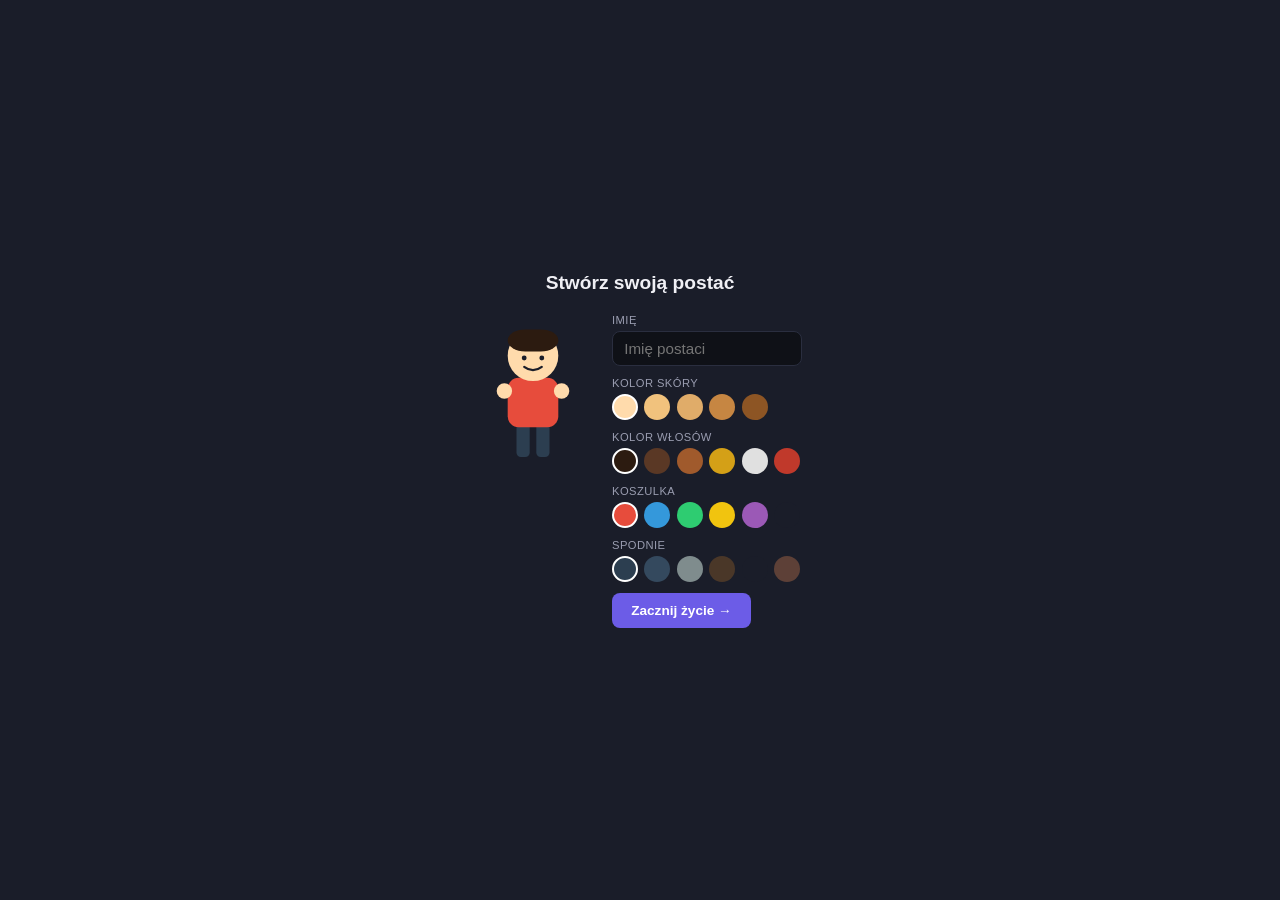
<file: games/life-sim/index.html>
<!DOCTYPE html>
<html lang="pl">
<head>
<meta charset="UTF-8">
<meta name="viewport" content="width=device-width, initial-scale=1.0, maximum-scale=1.0, user-scalable=no">
<title>Moje Życie</title>
<style>
  * { box-sizing: border-box; -webkit-tap-highlight-color: transparent; }
  html, body { margin: 0; height: 100%; font-family: -apple-system, "Segoe UI", Roboto, sans-serif; overscroll-behavior: none; }
  body { display: flex; flex-direction: column; background: #1a1d29; color: #f0f0f5; }

  #creator { flex: 1; display: flex; flex-direction: column; align-items: center; justify-content: center; gap: 1rem; padding: 1rem; overflow: auto; }
  #creator.is-hidden { display: none; }
  #creator h1 { margin: 0 0 0.25rem; font-size: 1.2rem; text-align: center; }
  .creator-layout { display: flex; gap: 1.5rem; align-items: flex-start; flex-wrap: wrap; justify-content: center; }
  .creator-preview { width: 110px; flex-shrink: 0; }
  .swatch-row { display: flex; gap: 0.4rem; flex-wrap: wrap; max-width: 220px; }
  .swatch { width: 26px; height: 26px; border-radius: 50%; border: 2px solid transparent; cursor: pointer; padding: 0; }
  .swatch.is-active { border-color: #fff; }
  .creator-field { margin-bottom: 0.7rem; }
  .creator-field label { display: block; font-size: 0.7rem; color: #9a9db0; margin-bottom: 0.3rem; text-transform: uppercase; letter-spacing: 0.04em; }
  #name-input { padding: 0.5rem 0.7rem; border-radius: 8px; border: 1px solid #2a2e3f; background: #0f1117; color: #f0f0f5; font-size: 0.95rem; width: 190px; }
  .btn { display: inline-flex; align-items: center; justify-content: center; gap: 0.4rem; padding: 0.6rem 1.2rem; border-radius: 8px; border: none; font-size: 0.85rem; font-weight: 600; cursor: pointer; background: #6c5ce7; color: #fff; }

  #game { flex: 1; display: none; flex-direction: column; min-height: 0; }
  #game.is-active { display: flex; }

  #topbar { display: flex; align-items: center; gap: 0.7rem; padding: 0.45rem 0.7rem; background: #0f1117; border-bottom: 1px solid #2a2e3f; font-size: 0.68rem; flex-wrap: wrap; row-gap: 0.3rem; }
  #topbar .stat { display: flex; align-items: center; gap: 0.25rem; white-space: nowrap; }
  .bar { width: 46px; height: 7px; border-radius: 99px; background: #2a2e3f; overflow: hidden; }
  .bar > span { display: block; height: 100%; background: #6c5ce7; }
  #bar-hunger > span { background: #e67e22; }
  #bar-energy > span { background: #2ecc71; }
  #bar-mood > span { background: #e84393; }
  .bar.is-low > span { background: #e74c3c !important; }

  #room { flex: 1; position: relative; background: repeating-linear-gradient(90deg, #c9a877, #c9a877 38px, #bb9a68 38px, #bb9a68 40px); overflow: hidden; touch-action: none; user-select: none; }
  #room-shade { position: absolute; inset: 0; background: #050614; opacity: 0; pointer-events: none; transition: opacity 1.2s ease; z-index: 3; }
  #char-onstage { position: absolute; top: 0; left: 0; width: 46px; pointer-events: none; will-change: transform; z-index: 2; }

  .wall { position: absolute; background: #5d4037; border: 1px solid #4a3226; z-index: 1; }
  .room-label { position: absolute; font-size: 0.6rem; font-weight: 700; color: rgba(26,29,41,0.45); text-transform: uppercase; letter-spacing: 0.04em; pointer-events: none; }

  .furniture { position: absolute; cursor: pointer; display: flex; flex-direction: column; align-items: center; gap: 0.15rem; font-size: 0.6rem; color: #1a1d29; background: rgba(255,255,255,0.88); padding: 0.3rem 0.4rem; border-radius: 10px; border: 2px solid transparent; transition: border-color 0.15s ease; }
  .furniture.is-near { border-color: #f1c40f; }
  .furniture svg { width: 30px; height: 26px; }

  #toast { position: absolute; left: 50%; top: 50%; transform: translate(-50%, -50%) scale(0.9); background: rgba(15,17,23,0.92); border: 1px solid #2a2e3f; border-radius: 14px; padding: 0.9rem 1.3rem; max-width: 82%; text-align: center; font-size: 0.85rem; font-weight: 600; color: #f0f0f5; opacity: 0; pointer-events: none; transition: opacity 0.25s ease, transform 0.25s ease; z-index: 7; box-shadow: 0 10px 30px rgba(0,0,0,0.5); }
  #toast.is-visible { opacity: 1; transform: translate(-50%, -50%) scale(1); }
  #toast.is-event { border-color: #f1c40f; }
  #toast .toast-label { display: block; font-size: 0.62rem; font-weight: 700; text-transform: uppercase; letter-spacing: 0.05em; color: #f1c40f; margin-bottom: 0.3rem; }

  #interact-prompt { position: absolute; display: none; align-items: center; gap: 0.3rem; background: #f1c40f; color: #1a1d29; font-size: 0.62rem; font-weight: 700; padding: 0.3rem 0.55rem; border-radius: 999px; transform: translate(-50%, -100%); white-space: nowrap; cursor: pointer; z-index: 4; box-shadow: 0 4px 10px rgba(0,0,0,0.3); }
  #interact-prompt.is-visible { display: flex; }
  #interact-prompt kbd { background: #1a1d29; color: #f1c40f; border-radius: 4px; padding: 0 0.3rem; font-family: inherit; }

  #actionmenu { position: absolute; background: #1a1d29; border: 1px solid #2a2e3f; border-radius: 10px; padding: 0.4rem; display: none; flex-direction: column; gap: 0.25rem; z-index: 6; min-width: 190px; max-width: calc(100% - 16px); box-shadow: 0 8px 24px rgba(0,0,0,0.4); }
  #actionmenu.is-open { display: flex; }
  #actionmenu strong { padding: 0.2rem 0.5rem; font-size: 0.75rem; }
  #actionmenu button { text-align: left; background: transparent; border: none; color: #f0f0f5; padding: 0.45rem 0.5rem; border-radius: 6px; cursor: pointer; font-size: 0.75rem; }
  #actionmenu button:hover { background: #2a2e3f; }

  #dpad { position: absolute; left: 10px; bottom: 10px; width: 118px; height: 118px; z-index: 5; }
  #dpad button { position: absolute; width: 40px; height: 40px; border-radius: 10px; border: none; background: rgba(15,17,23,0.55); color: #f0f0f5; font-size: 1rem; display: flex; align-items: center; justify-content: center; touch-action: none; user-select: none; }
  #dpad button:active, #dpad button.is-active { background: rgba(108,92,231,0.85); }
  #dpad .d-up { left: 39px; top: 0; }
  #dpad .d-down { left: 39px; top: 78px; }
  #dpad .d-left { left: 0; top: 39px; }
  #dpad .d-right { left: 78px; top: 39px; }

  #resetbar { padding: 0.25rem 0.65rem; text-align: right; background: #0f1117; }
  #resetbar button { background: transparent; border: none; color: #6b6f80; font-size: 0.65rem; cursor: pointer; text-decoration: underline; padding: 0.25rem; }

  @media (max-height: 420px) {
    #dpad { width: 100px; height: 100px; }
    #dpad button { width: 34px; height: 34px; }
    #dpad .d-up { left: 33px; }
    #dpad .d-down { left: 33px; top: 66px; }
    #dpad .d-right { left: 66px; top: 33px; }
    #dpad .d-left { top: 33px; }
  }
</style>
</head>
<body>

<section id="creator">
  <h1>Stwórz swoją postać</h1>
  <div class="creator-layout">
    <svg id="preview" class="creator-preview" viewBox="0 0 100 140"></svg>
    <div>
      <div class="creator-field">
        <label>Imię</label>
        <input id="name-input" maxlength="16" placeholder="Imię postaci">
      </div>
      <div class="creator-field">
        <label>Kolor skóry</label>
        <div class="swatch-row" data-target="skin"></div>
      </div>
      <div class="creator-field">
        <label>Kolor włosów</label>
        <div class="swatch-row" data-target="hair"></div>
      </div>
      <div class="creator-field">
        <label>Koszulka</label>
        <div class="swatch-row" data-target="shirt"></div>
      </div>
      <div class="creator-field">
        <label>Spodnie</label>
        <div class="swatch-row" data-target="pants"></div>
      </div>
      <button class="btn" id="start-btn" type="button">Zacznij życie →</button>
    </div>
  </div>
</section>

<section id="game">
  <div id="topbar">
    <strong id="char-name-label"></strong>
    <span class="stat">🕐 <span id="clock-label"></span></span>
    <span class="stat">📅 D<span id="day-label"></span></span>
    <span class="stat">💰 <span id="money-label"></span></span>
    <span class="stat">Głód <span class="bar" id="bar-hunger"><span></span></span></span>
    <span class="stat">Energia <span class="bar" id="bar-energy"><span></span></span></span>
    <span class="stat">Nastrój <span class="bar" id="bar-mood"><span></span></span></span>
  </div>

  <div id="room">
    <div id="room-shade"></div>
    <svg id="char-onstage" viewBox="0 0 100 140"></svg>

    <div class="wall" id="wall-top" style="left:49%; top:0; width:2%; height:40%;"></div>
    <div class="wall" id="wall-bottom" style="left:49%; top:60%; width:2%; height:40%;"></div>
    <div class="wall" id="wall-left" style="left:0; top:49%; width:40%; height:2%;"></div>
    <div class="wall" id="wall-right" style="left:60%; top:49%; width:40%; height:2%;"></div>

    <div class="room-label" style="left:3%; top:2%;">Sypialnia</div>
    <div class="room-label" style="left:78%; top:2%;">Kuchnia</div>
    <div class="room-label" style="left:3%; top:96%;">Salon</div>
    <div class="room-label" style="left:82%; top:96%;">Biuro</div>

    <div class="furniture" id="f-bed" data-name="Łóżko" style="left:18%; top:16%;">
      <svg viewBox="0 0 32 26">
        <rect x="1" y="9" width="5" height="15" rx="1" fill="#6d4c33"/>
        <rect x="1" y="15" width="30" height="9" rx="2" fill="#a1795a"/>
        <rect x="4" y="10" width="25" height="8" rx="2" fill="#fbeedc"/>
        <rect x="5.5" y="10.8" width="7.5" height="5.5" rx="1.6" fill="#ffffff" stroke="#e3d9c8" stroke-width="0.5"/>
        <rect x="14" y="13" width="16" height="5" rx="1.6" fill="#5c7cd6"/>
        <rect x="0" y="23" width="3" height="3" rx="0.6" fill="#4a2f1a"/>
        <rect x="29" y="23" width="3" height="3" rx="0.6" fill="#4a2f1a"/>
      </svg>
      Łóżko
    </div>

    <div class="furniture" id="f-fridge" data-name="Lodówka" style="left:72%; top:16%;">
      <svg viewBox="0 0 20 28">
        <rect x="1" y="1" width="18" height="26" rx="2.5" fill="#e7edf1" stroke="#a9b6bf" stroke-width="1"/>
        <line x1="1" y1="9.5" x2="19" y2="9.5" stroke="#a9b6bf" stroke-width="1"/>
        <rect x="15.3" y="2.6" width="1.8" height="4.6" rx="0.9" fill="#7c8b96"/>
        <rect x="15.3" y="12" width="1.8" height="6.5" rx="0.9" fill="#7c8b96"/>
      </svg>
      Lodówka
    </div>

    <div class="furniture" id="f-tv" data-name="Telewizor" style="left:18%; top:74%;">
      <svg viewBox="0 0 30 22">
        <rect x="1" y="1" width="28" height="16" rx="1.6" fill="#20242e"/>
        <rect x="3.2" y="3.2" width="23.6" height="11.6" fill="#6fb1e8"/>
        <path d="M6 6l8 5-8 5z" fill="#ffffff" opacity="0.85"/>
        <rect x="12.5" y="17" width="5" height="2.4" fill="#20242e"/>
        <rect x="8" y="19.4" width="14" height="1.8" rx="0.9" fill="#20242e"/>
      </svg>
      Telewizor
    </div>

    <div class="furniture" id="f-computer" data-name="Komputer" style="left:72%; top:74%;">
      <svg viewBox="0 0 28 26">
        <rect x="3" y="1" width="22" height="14.5" rx="1.6" fill="#20242e"/>
        <rect x="5" y="3" width="18" height="10.5" fill="#4fd1c5"/>
        <rect x="11.5" y="15.5" width="5" height="3" fill="#5b6270"/>
        <rect x="4" y="19.6" width="20" height="5.4" rx="1.6" fill="#d7dbe0" stroke="#a7adb4" stroke-width="0.5"/>
        <rect x="7" y="21.3" width="14" height="1.8" rx="0.5" fill="#a7adb4"/>
      </svg>
      Komputer
    </div>

    <div id="interact-prompt">Dotknij lub naciśnij <kbd>E</kbd></div>
    <div id="actionmenu"></div>
    <div id="toast"></div>

    <div id="dpad">
      <button type="button" class="d-up" data-dir="up" aria-label="Góra">▲</button>
      <button type="button" class="d-down" data-dir="down" aria-label="Dół">▼</button>
      <button type="button" class="d-left" data-dir="left" aria-label="Lewo">◀</button>
      <button type="button" class="d-right" data-dir="right" aria-label="Prawo">▶</button>
    </div>
  </div>

  <div id="resetbar"><button id="reset-btn" type="button">Zacznij od nowa</button></div>
</section>

<script>
(function () {
  var SAVE_KEY = 'mg_lifesim_save_v1';
  var CHAR_W = 46, CHAR_H = 64.4; // 46 * (140/100)
  var SPEED = 130; // px per second
  var INTERACT_RADIUS = 62;

  var SKIN_COLORS = ['#ffdbac', '#f1c27d', '#e0ac69', '#c68642', '#8d5524'];
  var HAIR_COLORS = ['#2c1b10', '#5a3825', '#a05a2c', '#d4a017', '#e0e0e0', '#c0392b'];
  var SHIRT_COLORS = ['#e74c3c', '#3498db', '#2ecc71', '#f1c40f', '#9b59b6', '#1a1d29'];
  var PANTS_COLORS = ['#2c3e50', '#34495e', '#7f8c8d', '#4a3728', '#1a1d29', '#5d4037'];

  var creatorEl = document.getElementById('creator');
  var gameEl = document.getElementById('game');
  var previewSvg = document.getElementById('preview');
  var onstageSvg = document.getElementById('char-onstage');
  var nameInput = document.getElementById('name-input');
  var startBtn = document.getElementById('start-btn');
  var resetBtn = document.getElementById('reset-btn');
  var actionMenu = document.getElementById('actionmenu');
  var roomEl = document.getElementById('room');
  var roomShadeEl = document.getElementById('room-shade');
  var promptEl = document.getElementById('interact-prompt');
  var toastEl = document.getElementById('toast');
  var toastTimer = null;

  var char = { skin: SKIN_COLORS[0], hair: HAIR_COLORS[0], shirt: SHIRT_COLORS[0], pants: PANTS_COLORS[0] };
  var state = null;

  var pos = { x: 100, y: 100 };
  var keys = { up: false, down: false, left: false, right: false };
  var path = [];
  var nearKey = null;
  var lastTick = null;

  var RANDOM_EVENTS = [
    { text: 'Znalazłeś na chodniku zgubione 15 zł!', run: function () { state.money += 15; } },
    { text: 'Zepsuł Ci się telefon — naprawa kosztowała 20 zł.', run: function () { state.money = Math.max(0, state.money - 20); } },
    { text: 'Sąsiad poprosił Cię o drobną pomoc — miło było komuś pomóc.', run: function () { state.mood = clamp(state.mood + 10); } },
    { text: 'Nie mogłeś w nocy zasnąć, czujesz się dziś bardziej zmęczony.', run: function () { state.energy = clamp(state.energy - 10); } },
    { text: 'W mieście odbywał się mały festyn — poprawiło Ci to humor.', run: function () { state.mood = clamp(state.mood + 15); } },
    { text: 'Dostałeś niespodziewany przelew od dawnego znajomego — 25 zł.', run: function () { state.money += 25; } },
    { text: 'Złapałeś lekkie przeziębienie, czujesz się gorzej.', run: function () { state.energy = clamp(state.energy - 15); state.mood = clamp(state.mood - 10); } },
    { text: 'Piękna pogoda za oknem poprawiła Ci nastrój.', run: function () { state.mood = clamp(state.mood + 8); } },
    { text: 'Ktoś zaproponował Ci drobną fuchę — dorobiłeś 10 zł.', run: function () { state.money += 10; } },
  ];

  function maybeTriggerRandomEvent() {
    if (Math.random() < 0.18) {
      var ev = RANDOM_EVENTS[Math.floor(Math.random() * RANDOM_EVENTS.length)];
      ev.run();
      showToast(ev.text, true);
    }
  }

  function renderCharacterSvg(svgEl) {
    svgEl.innerHTML =
      '<rect x="35" y="98" width="12" height="32" rx="4" fill="' + char.pants + '"/>' +
      '<rect x="53" y="98" width="12" height="32" rx="4" fill="' + char.pants + '"/>' +
      '<rect x="27" y="58" width="46" height="45" rx="10" fill="' + char.shirt + '"/>' +
      '<circle cx="24" cy="70" r="7" fill="' + char.skin + '"/>' +
      '<circle cx="76" cy="70" r="7" fill="' + char.skin + '"/>' +
      '<circle cx="50" cy="38" r="23" fill="' + char.skin + '"/>' +
      '<rect x="27" y="14" width="46" height="20" rx="16" fill="' + char.hair + '"/>' +
      '<circle cx="42" cy="40" r="2.2" fill="#1a1d29"/>' +
      '<circle cx="58" cy="40" r="2.2" fill="#1a1d29"/>' +
      '<path d="M42 48 q8 6 16 0" stroke="#1a1d29" stroke-width="2" fill="none" stroke-linecap="round"/>';
  }

  function buildSwatches(target, colors, key) {
    var row = document.querySelector('.swatch-row[data-target="' + target + '"]');
    colors.forEach(function (color, i) {
      var b = document.createElement('button');
      b.type = 'button';
      b.className = 'swatch' + (i === 0 ? ' is-active' : '');
      b.style.background = color;
      b.addEventListener('click', function () {
        char[key] = color;
        row.querySelectorAll('.swatch').forEach(function (s) { s.classList.remove('is-active'); });
        b.classList.add('is-active');
        renderCharacterSvg(previewSvg);
      });
      row.appendChild(b);
    });
  }

  buildSwatches('skin', SKIN_COLORS, 'skin');
  buildSwatches('hair', HAIR_COLORS, 'hair');
  buildSwatches('shirt', SHIRT_COLORS, 'shirt');
  buildSwatches('pants', PANTS_COLORS, 'pants');
  renderCharacterSvg(previewSvg);

  function clamp(v) { return Math.max(0, Math.min(100, v)); }

  function showToast(text, isEvent) {
    toastEl.innerHTML = isEvent ? '<span class="toast-label">🎲 Losowe wydarzenie</span>' : '';
    toastEl.innerHTML += text;
    toastEl.classList.toggle('is-event', !!isEvent);
    toastEl.classList.add('is-visible');
    if (toastTimer) clearTimeout(toastTimer);
    toastTimer = setTimeout(function () {
      toastEl.classList.remove('is-visible');
    }, isEvent ? 3200 : 2000);
  }

  function advanceTime(hours) {
    var total = state.hour + hours;
    state.day += Math.floor(total / 24);
    state.hour = Math.floor(((total % 24) + 24) % 24);
    var decay = hours / 3;
    state.hunger = clamp(state.hunger - decay * 4);
    state.energy = clamp(state.energy - decay * 3);
    if (state.hunger < 25) state.mood = clamp(state.mood - decay * 2);
  }

  function nightOpacity(h) {
    var rad = ((h - 12) / 24) * Math.PI * 2;
    var v = (1 - Math.cos(rad)) / 2;
    return Math.max(0, Math.min(0.65, v * 0.65 - 0.05));
  }

  function refreshUI() {
    document.getElementById('clock-label').textContent = String(state.hour).padStart(2, '0') + ':00';
    document.getElementById('day-label').textContent = state.day;
    document.getElementById('money-label').textContent = Math.round(state.money) + ' zł';
    document.querySelector('#bar-hunger > span').style.width = state.hunger + '%';
    document.querySelector('#bar-energy > span').style.width = state.energy + '%';
    document.querySelector('#bar-mood > span').style.width = state.mood + '%';
    document.getElementById('bar-hunger').classList.toggle('is-low', state.hunger < 25);
    document.getElementById('bar-energy').classList.toggle('is-low', state.energy < 25);
    document.getElementById('bar-mood').classList.toggle('is-low', state.mood < 25);
    roomShadeEl.style.opacity = nightOpacity(state.hour);
    save();
  }

  function save() {
    localStorage.setItem(SAVE_KEY, JSON.stringify(state));
  }

  function doAction(effect, message) {
    effect();
    showToast(message, false);
    refreshUI();
    closeMenu();
    // Delayed so the event toast doesn't instantly overwrite the action toast above.
    setTimeout(maybeTriggerRandomEvent, 2300);
  }

  var MENUS = {
    'f-bed': {
      title: 'Łóżko',
      actions: [
        {
          label: 'Śpij do rana (+energia)',
          run: function () {
            var hoursToMorning = (7 - state.hour + 24) % 24 || 24;
            advanceTime(hoursToMorning);
            state.energy = clamp(state.energy + 60);
            state.mood = clamp(state.mood + 5);
          },
          msg: 'Wyspałeś się. Obudziłeś się o 7:00.',
        },
        {
          label: 'Zdrzemnij się 2h',
          run: function () { advanceTime(2); state.energy = clamp(state.energy + 20); },
          msg: 'Zdrzemnąłeś się przez 2 godziny.',
        },
      ],
    },
    'f-fridge': {
      title: 'Lodówka',
      actions: [
        {
          label: 'Zjedz przekąskę (-2 zł)',
          run: function () { advanceTime(0.5); state.hunger = clamp(state.hunger + 20); state.money -= 2; },
          msg: 'Otworzyłeś lodówkę i zjadłeś małą przekąskę.',
        },
        {
          label: 'Ugotuj pełny posiłek (-10 zł)',
          run: function () { advanceTime(1); state.hunger = clamp(state.hunger + 55); state.mood = clamp(state.mood + 5); state.money -= 10; },
          msg: 'Ugotowałeś sobie pełny posiłek.',
        },
      ],
    },
    'f-tv': {
      title: 'Telewizor',
      actions: [
        {
          label: 'Obejrzyj serial (2h)',
          run: function () { advanceTime(2); state.mood = clamp(state.mood + 20); },
          msg: 'Obejrzałeś odcinek ulubionego serialu.',
        },
      ],
    },
    'f-computer': {
      title: 'Komputer',
      actions: [
        {
          label: 'Popracuj zdalnie (6h, +60 zł)',
          minEnergy: 25,
          run: function () { advanceTime(6); state.money += 60; state.energy = clamp(state.energy - 25); state.mood = clamp(state.mood - 5); },
          msg: 'Popracowałeś zdalnie i zarobiłeś 60 zł.',
        },
        {
          label: 'Zagraj w grę (1h)',
          run: function () { advanceTime(1); state.mood = clamp(state.mood + 15); state.energy = clamp(state.energy - 5); },
          msg: 'Zagrałeś chwilę na komputerze.',
        },
      ],
    },
  };

  function openMenu(key) {
    var def = MENUS[key];
    var furnitureEl = document.getElementById(key);
    actionMenu.innerHTML = '';
    var titleEl = document.createElement('strong');
    titleEl.textContent = def.title;
    actionMenu.appendChild(titleEl);
    def.actions.forEach(function (action) {
      var b = document.createElement('button');
      b.type = 'button';
      var blocked = action.minEnergy && state.energy < action.minEnergy;
      b.textContent = action.label + (blocked ? ' — za mało energii' : '');
      if (blocked) {
        b.disabled = true;
        b.style.opacity = '0.4';
        b.style.cursor = 'not-allowed';
      } else {
        b.addEventListener('click', function () { doAction(action.run, action.msg); });
      }
      actionMenu.appendChild(b);
    });
    var rect = furnitureEl.getBoundingClientRect();
    var roomRect = roomEl.getBoundingClientRect();
    var left = rect.left - roomRect.left;
    left = Math.min(left, roomRect.width - 200);
    actionMenu.style.left = Math.max(4, left) + 'px';
    actionMenu.style.top = (rect.bottom - roomRect.top + 6) + 'px';
    actionMenu.classList.add('is-open');
    promptEl.classList.remove('is-visible');
  }

  function closeMenu() {
    actionMenu.classList.remove('is-open');
  }

  actionMenu.addEventListener('click', function (e) { e.stopPropagation(); });

  // ---------- Movement & proximity ----------

  function furnitureCenter(key) {
    var el = document.getElementById(key);
    var rect = el.getBoundingClientRect();
    var roomRect = roomEl.getBoundingClientRect();
    return {
      x: rect.left - roomRect.left + rect.width / 2,
      y: rect.top - roomRect.top + rect.height / 2 + 14,
    };
  }

  function updateCharTransform() {
    onstageSvg.style.transform = 'translate(' + (pos.x - CHAR_W / 2) + 'px,' + (pos.y - CHAR_H) + 'px)';
  }

  function updateProximity() {
    var closestKey = null;
    var closestDist = INTERACT_RADIUS;
    Object.keys(MENUS).forEach(function (key) {
      var c = furnitureCenter(key);
      var dist = Math.hypot(pos.x - c.x, pos.y - c.y);
      if (dist < closestDist) {
        closestDist = dist;
        closestKey = key;
      }
    });

    document.querySelectorAll('.furniture').forEach(function (el) { el.classList.remove('is-near'); });

    if (closestKey !== nearKey) {
      nearKey = closestKey;
      if (!nearKey) {
        promptEl.classList.remove('is-visible');
      }
    }

    if (nearKey) {
      document.getElementById(nearKey).classList.add('is-near');
      var c = furnitureCenter(nearKey);
      promptEl.style.left = c.x + 'px';
      promptEl.style.top = (c.y - 34) + 'px';
      promptEl.classList.add('is-visible');
    }
  }

  function roomBounds() {
    var roomRect = roomEl.getBoundingClientRect();
    return { w: roomRect.width, h: roomRect.height };
  }

  function wallRects() {
    var roomRect = roomEl.getBoundingClientRect();
    return Array.prototype.map.call(document.querySelectorAll('.wall'), function (el) {
      var r = el.getBoundingClientRect();
      return { x: r.left - roomRect.left, y: r.top - roomRect.top, w: r.width, h: r.height };
    });
  }

  function collides(x, y) {
    var radius = 12;
    return wallRects().some(function (w) {
      return x + radius > w.x && x - radius < w.x + w.w && y + radius > w.y && y - radius < w.y + w.h;
    });
  }

  function quadrantOf(x, y, b) {
    return (x < b.w * 0.5 ? 'L' : 'R') + (y < b.h * 0.5 ? 'T' : 'B');
  }

  function hubPoint(b) {
    return { x: b.w * 0.5, y: b.h * 0.5 };
  }

  function tick(ts) {
    if (gameEl.classList.contains('is-active')) {
      if (lastTick === null) lastTick = ts;
      var dt = Math.min((ts - lastTick) / 1000, 0.1);
      lastTick = ts;

      var dx = 0, dy = 0;
      var manual = keys.up || keys.down || keys.left || keys.right;
      if (manual) {
        path = [];
        if (keys.up) dy -= 1;
        if (keys.down) dy += 1;
        if (keys.left) dx -= 1;
        if (keys.right) dx += 1;
      } else if (path.length) {
        var target = path[0];
        var tdx = target.x - pos.x, tdy = target.y - pos.y;
        var tdist = Math.hypot(tdx, tdy);
        if (tdist < 4) {
          path.shift();
        } else {
          dx = tdx / tdist;
          dy = tdy / tdist;
        }
      }

      if (dx || dy) {
        var len = Math.hypot(dx, dy);
        dx /= len; dy /= len;
        var b = roomBounds();
        var newX = Math.max(CHAR_W / 2, Math.min(b.w - CHAR_W / 2, pos.x + dx * SPEED * dt));
        var newY = Math.max(CHAR_H * 0.5, Math.min(b.h - 4, pos.y + dy * SPEED * dt));
        if (!collides(newX, pos.y)) pos.x = newX;
        if (!collides(pos.x, newY)) pos.y = newY;
        updateCharTransform();
        updateProximity();
      }
    }
    requestAnimationFrame(tick);
  }
  requestAnimationFrame(tick);

  function setKey(dir, val) {
    keys[dir] = val;
    if (val) path = [];
  }

  document.addEventListener('keydown', function (e) {
    if (!gameEl.classList.contains('is-active')) return;
    var k = e.key.toLowerCase();
    if (k === 'arrowup' || k === 'w') setKey('up', true);
    else if (k === 'arrowdown' || k === 's') setKey('down', true);
    else if (k === 'arrowleft' || k === 'a') setKey('left', true);
    else if (k === 'arrowright' || k === 'd') setKey('right', true);
    else if (k === 'e') {
      if (nearKey) openMenu(nearKey);
    }
  });

  document.addEventListener('keyup', function (e) {
    var k = e.key.toLowerCase();
    if (k === 'arrowup' || k === 'w') setKey('up', false);
    else if (k === 'arrowdown' || k === 's') setKey('down', false);
    else if (k === 'arrowleft' || k === 'a') setKey('left', false);
    else if (k === 'arrowright' || k === 'd') setKey('right', false);
  });

  document.querySelectorAll('#dpad button').forEach(function (btn) {
    var dir = btn.dataset.dir;
    var press = function (e) { e.preventDefault(); btn.classList.add('is-active'); setKey(dir, true); };
    var release = function () { btn.classList.remove('is-active'); setKey(dir, false); };
    btn.addEventListener('pointerdown', press);
    btn.addEventListener('pointerup', release);
    btn.addEventListener('pointerleave', release);
    btn.addEventListener('pointercancel', release);
  });

  promptEl.addEventListener('click', function (e) {
    e.stopPropagation();
    if (nearKey) openMenu(nearKey);
  });

  document.querySelectorAll('.furniture').forEach(function (el) {
    el.addEventListener('click', function (e) {
      e.stopPropagation();
      var c = furnitureCenter(el.id);
      var b = roomBounds();
      var dirToCenter = { x: b.w / 2 - c.x, y: b.h / 2 - c.y };
      var dlen = Math.hypot(dirToCenter.x, dirToCenter.y) || 1;
      var finalPoint = {
        x: c.x + (dirToCenter.x / dlen) * (INTERACT_RADIUS - 15),
        y: c.y + (dirToCenter.y / dlen) * (INTERACT_RADIUS - 15),
      };
      var charQuadrant = quadrantOf(pos.x, pos.y, b);
      var targetQuadrant = quadrantOf(finalPoint.x, finalPoint.y, b);
      path = (charQuadrant !== targetQuadrant) ? [hubPoint(b), finalPoint] : [finalPoint];
      keys.up = keys.down = keys.left = keys.right = false;
    });
  });

  document.addEventListener('click', closeMenu);

  function startGame() {
    creatorEl.classList.add('is-hidden');
    gameEl.classList.add('is-active');
    renderCharacterSvg(onstageSvg);
    document.getElementById('char-name-label').textContent = state.name;
    refreshUI();
    requestAnimationFrame(function () {
      var b = roomBounds();
      pos = { x: b.w * 0.25, y: b.h - 20 };
      updateCharTransform();
      updateProximity();
    });
  }

  startBtn.addEventListener('click', function () {
    var name = nameInput.value.trim() || 'Bohater';
    state = {
      name: name,
      char: char,
      hunger: 80, energy: 90, mood: 70, money: 40,
      day: 1, hour: 8,
    };
    startGame();
    showToast('Zaczynasz nowe życie jako ' + name + '.', false);
  });

  resetBtn.addEventListener('click', function () {
    if (!confirm('Na pewno zacząć od nowa? Stracisz obecny postęp.')) return;
    localStorage.removeItem(SAVE_KEY);
    location.reload();
  });

  window.addEventListener('resize', function () {
    if (!gameEl.classList.contains('is-active')) return;
    var b = roomBounds();
    pos.x = Math.max(CHAR_W / 2, Math.min(b.w - CHAR_W / 2, pos.x));
    pos.y = Math.max(CHAR_H * 0.5, Math.min(b.h - 4, pos.y));
    updateCharTransform();
    updateProximity();
  });

  var saved = localStorage.getItem(SAVE_KEY);
  if (saved) {
    try {
      state = JSON.parse(saved);
      char = state.char;
      nameInput.value = state.name;
      startGame();
    } catch (e) {
      state = null;
    }
  }
})();
</script>
</body>
</html>
</file>
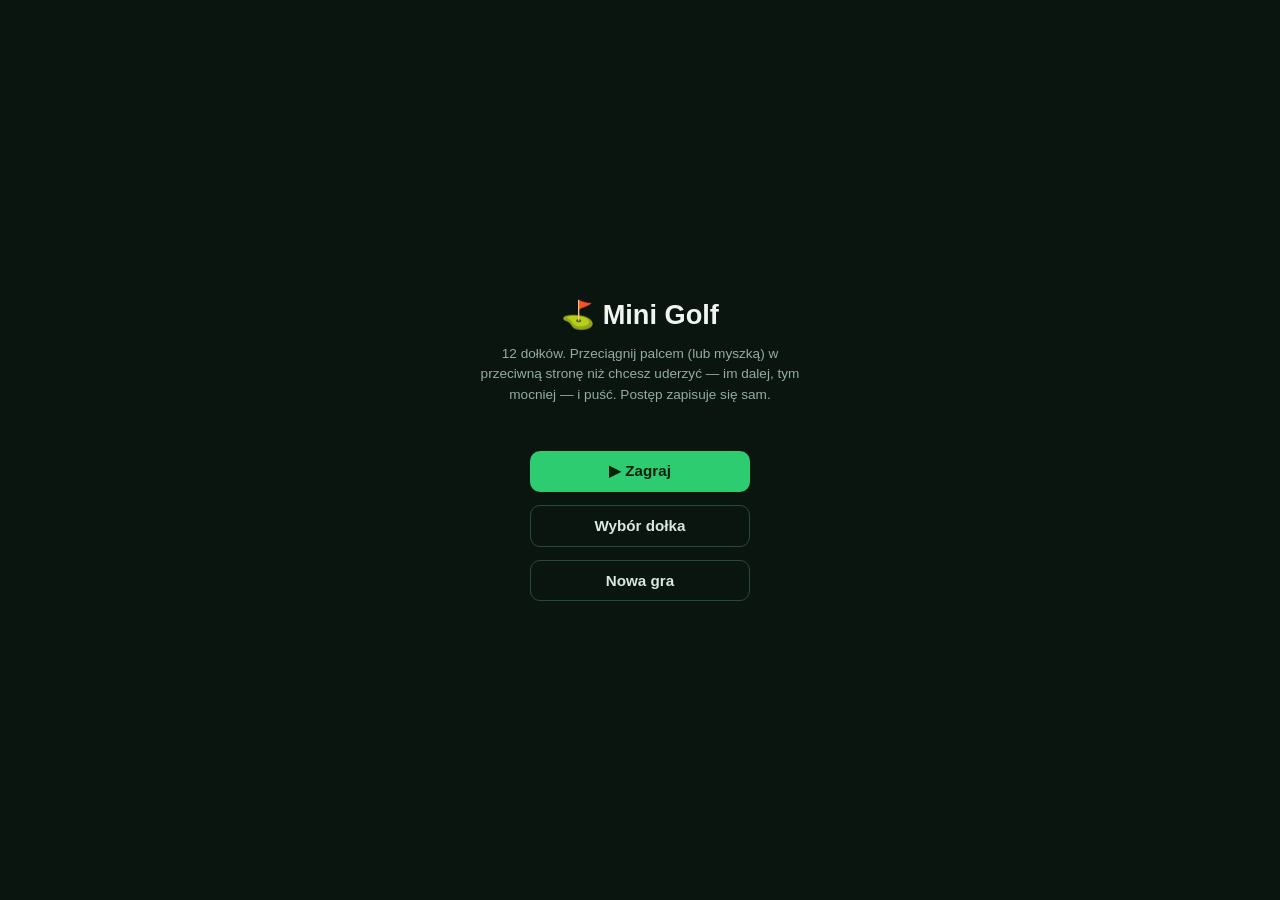
<file: games/mini-golf/index.html>
<!DOCTYPE html>
<html lang="pl">
<head>
<meta charset="UTF-8">
<meta name="viewport" content="width=device-width, initial-scale=1.0, maximum-scale=1.0, user-scalable=no">
<title>Mini Golf</title>
<style>
  * { box-sizing: border-box; -webkit-tap-highlight-color: transparent; }
  html, body { margin: 0; height: 100%; font-family: -apple-system, "Segoe UI", Roboto, sans-serif; overscroll-behavior: none; }
  body { display: flex; flex-direction: column; background: #0b1510; color: #f0f5f2; touch-action: manipulation; -webkit-user-select: none; user-select: none; }

  .screen { display: none; flex: 1; min-height: 0; flex-direction: column; }
  .screen.is-active { display: flex; }

  .btn { display: inline-flex; align-items: center; justify-content: center; padding: 0.7rem 1.4rem; border-radius: 10px; border: none; font-size: 0.95rem; font-weight: 700; cursor: pointer; background: #2ecc71; color: #08210f; min-width: 220px; }
  .btn--ghost { background: transparent; border: 1px solid #2a4a38; color: #d7e8de; }
  .btn--small { min-width: 0; padding: 0.3rem 0.7rem; font-size: 0.72rem; border-radius: 7px; }

  #screen-menu { align-items: center; justify-content: center; gap: 0.85rem; padding: 1.2rem; text-align: center; overflow: auto; }
  #screen-menu h1 { margin: 0; font-size: 1.7rem; }
  #screen-menu p { margin: 0; color: #93ad9f; font-size: 0.85rem; max-width: 340px; line-height: 1.5; }
  #menu-stats { color: #f1c40f; font-size: 0.9rem; font-weight: 600; min-height: 1.3em; }

  .topbar { display: flex; align-items: center; justify-content: space-between; padding: 0.5rem 0.8rem; background: #08110c; border-bottom: 1px solid #1f3326; font-size: 0.8rem; gap: 0.6rem; }
  #select-grid { flex: 1; min-height: 0; overflow-y: auto; display: grid; grid-template-columns: repeat(3, 1fr); gap: 0.65rem; padding: 0.9rem; align-content: start; }
  .hole-tile { display: flex; flex-direction: column; align-items: center; gap: 0.15rem; padding: 0.7rem 0.3rem; border-radius: 12px; border: 1px solid #25402f; background: #11221a; color: #f0f5f2; font-size: 0.7rem; cursor: pointer; }
  .hole-tile b { font-size: 1.2rem; }
  .hole-tile .stars { color: #f1c40f; letter-spacing: 0.1em; font-size: 0.8rem; min-height: 1.1em; }
  .hole-tile .sub { color: #8aa596; }
  .hole-tile:disabled { opacity: 0.4; cursor: default; }

  #hud-left { display: flex; gap: 0.7rem; align-items: center; flex-wrap: wrap; }
  #hud-right { display: flex; gap: 0.4rem; }
  #canvas-wrap { flex: 1; min-height: 0; display: flex; align-items: center; justify-content: center; position: relative; padding: 0.4rem; }
  #game-canvas { max-width: 100%; max-height: 100%; border-radius: 10px; touch-action: none; background: #0b1510; }
  #hint { text-align: center; font-size: 0.72rem; color: #8aa596; padding: 0.2rem 0.6rem 0.6rem; }

  #toast { position: absolute; top: 0.9rem; left: 50%; transform: translateX(-50%); background: rgba(0,0,0,0.78); padding: 0.35rem 0.9rem; border-radius: 999px; font-size: 0.8rem; opacity: 0; transition: opacity 0.2s; pointer-events: none; white-space: nowrap; }
  #toast.is-visible { opacity: 1; }

  #overlay { position: absolute; left: 50%; top: 50%; transform: translate(-50%, -50%); background: rgba(8,17,12,0.94); border: 1px solid #25402f; border-radius: 14px; padding: 1.1rem 1.5rem; text-align: center; display: none; min-width: 230px; max-width: 90%; }
  #overlay.is-visible { display: block; }
  #overlay h2 { margin: 0 0 0.3rem; font-size: 1.3rem; }
  #overlay .ov-stars { color: #f1c40f; font-size: 1.5rem; letter-spacing: 0.15em; margin: 0.2rem 0; }
  #overlay p { margin: 0 0 0.8rem; font-size: 0.82rem; color: #93ad9f; line-height: 1.5; }
  #overlay .ov-buttons { display: flex; flex-direction: column; gap: 0.45rem; align-items: center; }
  #overlay .btn { min-width: 170px; padding: 0.55rem 1rem; font-size: 0.85rem; }
</style>
</head>
<body>

<div id="boot-error"></div>
<script>
// Registered before the game script so a parse/runtime error shows up on the
// page instead of leaving a silent blank screen (no console on a phone).
window.addEventListener('error', function (e) {
  var box = document.getElementById('boot-error');
  if (!box) return;
  box.style.cssText = 'position:fixed;inset:0;z-index:9999;background:#1a0a0a;color:#ff8a8a;' +
    'font:13px/1.5 -apple-system,sans-serif;padding:1.2rem;overflow:auto;white-space:pre-wrap;';
  box.textContent = '⚠️ Błąd uruchamiania gry:\n\n' + (e.message || 'Nieznany błąd') +
    (e.filename ? '\n' + e.filename + ':' + e.lineno + ':' + e.colno : '') +
    '\n\nPrześlij ten tekst, żeby dało się to naprawić.';
});
</script>

<section id="screen-menu" class="screen is-active">
  <h1>⛳ Mini Golf</h1>
  <p>12 dołków. Przeciągnij palcem (lub myszką) w przeciwną stronę niż chcesz uderzyć — im dalej, tym mocniej — i puść. Postęp zapisuje się sam.</p>
  <div id="menu-stats"></div>
  <button class="btn" id="btn-continue" type="button">▶ Zagraj</button>
  <button class="btn btn--ghost" id="btn-select" type="button">Wybór dołka</button>
  <button class="btn btn--ghost" id="btn-new" type="button">Nowa gra</button>
</section>

<section id="screen-select" class="screen">
  <div class="topbar">
    <button class="btn btn--ghost btn--small" id="btn-select-back" type="button">← Menu</button>
    <span>Wybierz dołek</span>
  </div>
  <div id="select-grid"></div>
</section>

<section id="screen-game" class="screen">
  <div class="topbar">
    <div id="hud-left">
      <span id="hud-hole">Dołek 1/12</span>
      <span id="hud-par">Par 2</span>
      <span id="hud-strokes">Uderzenia: 0</span>
    </div>
    <div id="hud-right">
      <button class="btn btn--ghost btn--small" id="btn-restart" type="button">Od nowa</button>
      <button class="btn btn--ghost btn--small" id="btn-menu" type="button">Menu</button>
    </div>
  </div>
  <div id="canvas-wrap">
    <canvas id="game-canvas" width="768" height="1024"></canvas>
    <div id="toast"></div>
    <div id="overlay">
      <h2 id="ov-title"></h2>
      <div class="ov-stars" id="ov-stars"></div>
      <p id="ov-text"></p>
      <div class="ov-buttons" id="ov-buttons"></div>
    </div>
  </div>
  <div id="hint">Przeciągnij w dowolnym miejscu, żeby wycelować — puść, żeby uderzyć</div>
</section>

<script>
(function () {
  var TILE = 32, COLS = 12, ROWS = 16, W = COLS * TILE, H = ROWS * TILE, SCALE = 2;
  var BALL_R = 7, HOLE_R = 13, BUMPER_R = 11;
  var V_MAX = 760, MAX_DRAG = 110, MIN_DRAG = 10, STOP_SPEED = 10, SINK_SPEED = 300, MAX_STROKES = 10;
  var RESTITUTION = 0.8, BUMPER_KICK = 110;
  var FR_GRASS = { k: 1.5, c: 35 }, FR_SAND = { k: 6, c: 80 }, FR_ICE = { k: 0.75, c: 6 };

  // '#' wall, '.' grass, ',' sand, '~' water, 'i' ice, 'o' bumper, 'S' tee, 'H' hole.
  var HOLE_DEFS = [
    { name: 'Rozgrzewka', par: 2, rows: [
      '############', '#..........#', '#....H.....#', '#..........#', '#..........#', '#..........#',
      '#..........#', '#..........#', '#..........#', '#..........#', '#..........#', '#..........#',
      '#..........#', '#....S.....#', '#..........#', '############' ] },
    { name: 'Obejście', par: 3, rows: [
      '############', '#..........#', '#....H.....#', '#..........#', '#..........#', '#..........#',
      '#.########.#', '#.########.#', '#..........#', '#..........#', '#..........#', '#..........#',
      '#..........#', '#....S.....#', '#..........#', '############' ] },
    { name: 'Piasek i staw', par: 3, rows: [
      '############', '#..........#', '#....H.....#', '#..,,,,,,..#', '#..,,,,,,..#', '#..........#',
      '#..........#', '#...~~~~...#', '#...~~~~...#', '#...~~~~...#', '#..........#', '#..........#',
      '#..........#', '#....S.....#', '#..........#', '############' ] },
    { name: 'Zygzak', par: 6, rows: [
      '############', '#H.........#', '#..........#', '#..........#', '##########.#', '#..........#',
      '#..........#', '#.##########', '#..........#', '#..........#', '##########.#', '#..........#',
      '#..........#', '#S.........#', '#..........#', '############' ] },
    { name: 'Flipper', par: 3, rows: [
      '############', '#....H.....#', '#..........#', '#...o..o...#', '#..........#', '#.o..o..o..#',
      '#..........#', '#...o..o...#', '#..........#', '#.o..o..o..#', '#..........#', '#...o..o...#',
      '#..........#', '#....S.....#', '#..........#', '############' ] },
    { name: 'Lodowisko', par: 3, rows: [
      '############', '#..........#', '#.H........#', '#iiiiiiiiii#', '#iiiiiiiiii#', '#ii##ii##ii#',
      '#ii##ii##ii#', '#iiiiiiiiii#', '#iiiiiiiiii#', '#ii##ii##ii#', '#ii##ii##ii#', '#iiiiiiiiii#',
      '#..........#', '#........S.#', '#..........#', '############' ] },
    { name: 'Fosa', par: 3, rows: [
      '############', '#..........#', '#.~~~~~~~~.#', '#.~......~.#', '#.~..H...~.#', '#.~......~.#',
      '#.~~~..~~~.#', '#..........#', '#..........#', '#..........#', '#..........#', '#..........#',
      '#..........#', '#..........#', '#S.........#', '############' ] },
    { name: 'Wąż', par: 6, rows: [
      '############', '#H.........#', '#..........#', '#########..#', '#..........#', '#..........#',
      '#..#########', '#..........#', '#..........#', '#########..#', '#..........#', '#..........#',
      '#..#########', '#S.........#', '#..........#', '############' ] },
    { name: 'Zamek', par: 3, rows: [
      '############', '#....H.....#', '#.,,,,,,,,.#', '#.,,,,,,,,.#', '#..........#', '#.###..###.#',
      '#.###..###.#', '#..........#', '#~~~~..~~~~#', '#~~~~..~~~~#', '#..........#', '#.###..###.#',
      '#.###..###.#', '#....S.....#', '#..........#', '############' ] },
    { name: 'Pole minowe', par: 4, rows: [
      '############', '#..H.......#', '#..........#', '#.~~..o.~~.#', '#..........#', '#o..~~~~..o#',
      '#..........#', '#.~~..o.~~.#', '#..........#', '#o..~~~~..o#', '#..........#', '#.~~..o.~~.#',
      '#..........#', '#S.........#', '#..........#', '############' ] },
    { name: 'Ślizgawka', par: 3, rows: [
      '############', '#........H.#', '#iiiiiiii~~#', '#iiiiiiii~~#', '#~~iiiiiiii#', '#~~iiiiiiii#',
      '#iiiiiiii~~#', '#iiiiiiii~~#', '#~~iiiiiiii#', '#~~iiiiiiii#', '#iiiiiiii~~#', '#iiiiiiii~~#',
      '#..........#', '#S.........#', '#..........#', '############' ] },
    { name: 'Finał', par: 4, rows: [
      '############', '#....H.....#', '#..,,,,,,..#', '#..........#', '#~~..oo..~~#', '#~~......~~#',
      '#..........#', '###.####.###', '#..........#', '#..,,..,,..#', '#.~~~..~~~.#', '#..........#',
      '###.####.###', '#....S.....#', '#..........#', '############' ] },
  ];

  function parseLevel(def) {
    var grid = [], start = null, hole = null;
    for (var r = 0; r < ROWS; r++) {
      var row = [];
      for (var c = 0; c < COLS; c++) {
        var ch = def.rows[r].charAt(c);
        if (ch === 'S') { start = { x: c * TILE + TILE / 2, y: r * TILE + TILE / 2 }; ch = '.'; }
        else if (ch === 'H') { hole = { x: c * TILE + TILE / 2, y: r * TILE + TILE / 2 }; ch = '.'; }
        row.push(ch);
      }
      grid.push(row);
    }
    return { name: def.name, par: def.par, grid: grid, start: start, hole: hole };
  }
  var LEVELS = HOLE_DEFS.map(parseLevel);

  // ---------- Physics (pure: no DOM) ----------

  function tileAt(lvl, c, r) {
    if (r < 0 || r >= ROWS || c < 0 || c >= COLS) return '#';
    return lvl.grid[r][c];
  }

  function collide(b, lvl) {
    for (var pass = 0; pass < 2; pass++) {
      var c0 = Math.floor((b.x - BALL_R) / TILE), c1 = Math.floor((b.x + BALL_R) / TILE);
      var r0 = Math.floor((b.y - BALL_R) / TILE), r1 = Math.floor((b.y + BALL_R) / TILE);
      for (var r = r0; r <= r1; r++) {
        for (var c = c0; c <= c1; c++) {
          var ch = tileAt(lvl, c, r);
          if (ch === '#') {
            var tx = c * TILE, ty = r * TILE;
            var nx = Math.max(tx, Math.min(b.x, tx + TILE)), ny = Math.max(ty, Math.min(b.y, ty + TILE));
            var dx = b.x - nx, dy = b.y - ny, d2 = dx * dx + dy * dy;
            if (d2 >= BALL_R * BALL_R) continue;
            var nxn, nyn, pen;
            if (d2 > 1e-9) {
              var d = Math.sqrt(d2);
              nxn = dx / d; nyn = dy / d; pen = BALL_R - d;
            } else {
              // centre is inside the tile: push out along the shallowest axis
              var l = b.x - tx, rr = tx + TILE - b.x, t = b.y - ty, bt = ty + TILE - b.y;
              var m = Math.min(l, rr, t, bt);
              if (m === l) { nxn = -1; nyn = 0; pen = l + BALL_R; }
              else if (m === rr) { nxn = 1; nyn = 0; pen = rr + BALL_R; }
              else if (m === t) { nxn = 0; nyn = -1; pen = t + BALL_R; }
              else { nxn = 0; nyn = 1; pen = bt + BALL_R; }
            }
            b.x += nxn * pen; b.y += nyn * pen;
            var vn = b.vx * nxn + b.vy * nyn;
            if (vn < 0) { b.vx -= (1 + RESTITUTION) * vn * nxn; b.vy -= (1 + RESTITUTION) * vn * nyn; }
          } else if (ch === 'o') {
            var bx = c * TILE + TILE / 2, by = r * TILE + TILE / 2;
            var ex = b.x - bx, ey = b.y - by, ed = Math.sqrt(ex * ex + ey * ey), minD = BALL_R + BUMPER_R;
            if (ed >= minD) continue;
            if (ed < 1e-6) { ex = 1; ey = 0; ed = 1; }
            var bnx = ex / ed, bny = ey / ed;
            b.x = bx + bnx * minD; b.y = by + bny * minD;
            var bvn = b.vx * bnx + b.vy * bny;
            if (bvn < 0) {
              b.vx -= 2 * bvn * bnx; b.vy -= 2 * bvn * bny;
              b.vx += bnx * BUMPER_KICK; b.vy += bny * BUMPER_KICK;
            }
          }
        }
      }
    }
  }

  // One small step. Returns 'water', 'sunk' or null.
  function substep(b, h, lvl) {
    var ch = tileAt(lvl, Math.floor(b.x / TILE), Math.floor(b.y / TILE));
    if (ch === '~') return 'water';
    var f = ch === ',' ? FR_SAND : (ch === 'i' ? FR_ICE : FR_GRASS);
    var sp = Math.sqrt(b.vx * b.vx + b.vy * b.vy);
    if (sp > 0) {
      var dec = Math.exp(-f.k * h);
      b.vx *= dec; b.vy *= dec; sp *= dec;
      var cut = f.c * h;
      if (sp <= cut) { b.vx = 0; b.vy = 0; sp = 0; }
      else { var s = (sp - cut) / sp; b.vx *= s; b.vy *= s; sp -= cut; }
    }
    b.x += b.vx * h; b.y += b.vy * h;
    collide(b, lvl);
    var hx = b.x - lvl.hole.x, hy = b.y - lvl.hole.y;
    if (hx * hx + hy * hy < HOLE_R * HOLE_R && sp < SINK_SPEED) return 'sunk';
    if (tileAt(lvl, Math.floor(b.x / TILE), Math.floor(b.y / TILE)) === '~') return 'water';
    return null;
  }

  function advance(b, dt, lvl) {
    var sp = Math.sqrt(b.vx * b.vx + b.vy * b.vy);
    var n = Math.max(1, Math.ceil(sp * dt / 3));
    var h = dt / n;
    for (var i = 0; i < n; i++) {
      var res = substep(b, h, lvl);
      if (res) return res;
    }
    return null;
  }

  // ---------- Save data (per account, falls back to a guest slot) ----------

  var save;
  function freshSave() { return { v: 1, best: {}, unlocked: 0, current: null }; }
  function saveKey() {
    var user = '';
    try { user = localStorage.getItem('mg_session') || ''; } catch (e) {}
    return 'mg_golf_v1:' + (user ? user.toLowerCase() : 'gosc');
  }
  function loadSave() {
    try {
      var raw = localStorage.getItem(saveKey());
      if (raw) {
        var s = JSON.parse(raw);
        if (s && s.v === 1 && s.best && typeof s.best === 'object') {
          s.unlocked = Math.max(0, Math.min(LEVELS.length - 1, s.unlocked | 0));
          return s;
        }
      }
    } catch (e) {}
    return freshSave();
  }
  function writeSave() {
    try { localStorage.setItem(saveKey(), JSON.stringify(save)); } catch (e) {}
  }
  save = loadSave();

  function starsFor(strokes, par) {
    if (strokes <= par - 1) return 3;
    if (strokes <= par) return 2;
    if (strokes <= par + 2) return 1;
    return 0;
  }
  function starText(n) { return '★★★'.slice(0, n) + '☆☆☆'.slice(0, 3 - n); }
  function resultLabel(strokes, par, sunk) {
    if (!sunk) return 'Limit uderzeń';
    if (strokes === 1) return 'Hole in one!';
    var d = strokes - par;
    if (d <= -2) return 'Eagle!';
    if (d === -1) return 'Birdie!';
    if (d === 0) return 'Par';
    if (d === 1) return 'Bogey';
    if (d === 2) return 'Double bogey';
    return '+' + d;
  }

  // ---------- DOM ----------

  var canvas = document.getElementById('game-canvas');
  var ctx = canvas.getContext('2d');
  var hudHole = document.getElementById('hud-hole');
  var hudPar = document.getElementById('hud-par');
  var hudStrokes = document.getElementById('hud-strokes');
  var toastEl = document.getElementById('toast');
  var overlayEl = document.getElementById('overlay');
  var ovTitle = document.getElementById('ov-title');
  var ovStars = document.getElementById('ov-stars');
  var ovText = document.getElementById('ov-text');
  var ovButtons = document.getElementById('ov-buttons');
  var toastTimer = null;

  function showScreen(name) {
    ['menu', 'select', 'game'].forEach(function (n) {
      document.getElementById('screen-' + n).classList.toggle('is-active', n === name);
    });
  }

  function totalStars() {
    var t = 0;
    for (var i = 0; i < LEVELS.length; i++) {
      if (save.best[i] !== undefined) t += starsFor(save.best[i], LEVELS[i].par);
    }
    return t;
  }
  function doneCount() {
    var n = 0;
    for (var i = 0; i < LEVELS.length; i++) if (save.best[i] !== undefined) n++;
    return n;
  }
  function continueTarget() {
    if (save.current && save.current.hole >= 0 && save.current.hole < LEVELS.length) return save.current.hole;
    return Math.min(save.unlocked, LEVELS.length - 1);
  }
  function hasProgress() { return doneCount() > 0 || !!save.current; }

  function refreshMenu() {
    save = loadSave();
    var stats = document.getElementById('menu-stats');
    stats.textContent = hasProgress()
      ? 'Ukończone: ' + doneCount() + '/' + LEVELS.length + ' · ⭐ ' + totalStars() + '/' + (LEVELS.length * 3)
      : '';
    document.getElementById('btn-continue').textContent = hasProgress()
      ? '▶ Kontynuuj — dołek ' + (continueTarget() + 1)
      : '▶ Zagraj';
  }

  function openMenu() {
    refreshMenu();
    showScreen('menu');
  }

  function openSelect() {
    save = loadSave();
    var grid = document.getElementById('select-grid');
    grid.innerHTML = '';
    LEVELS.forEach(function (lvl, i) {
      var locked = i > save.unlocked;
      var b = document.createElement('button');
      b.type = 'button';
      b.className = 'hole-tile';
      b.disabled = locked;
      var num = document.createElement('b');
      num.textContent = locked ? '🔒' : String(i + 1);
      var name = document.createElement('span');
      name.textContent = lvl.name;
      var stars = document.createElement('span');
      stars.className = 'stars';
      var sub = document.createElement('span');
      sub.className = 'sub';
      var best = save.best[i];
      if (best !== undefined) {
        stars.textContent = starText(starsFor(best, lvl.par));
        sub.textContent = 'Najlepszy ' + best + ' · par ' + lvl.par;
      } else {
        sub.textContent = 'Par ' + lvl.par;
      }
      b.appendChild(num); b.appendChild(name); b.appendChild(stars); b.appendChild(sub);
      b.addEventListener('click', function () { startHole(i, null); });
      grid.appendChild(b);
    });
    showScreen('select');
  }

  function toast(text) {
    toastEl.textContent = text;
    toastEl.classList.add('is-visible');
    if (toastTimer) clearTimeout(toastTimer);
    toastTimer = setTimeout(function () { toastEl.classList.remove('is-visible'); }, 1600);
  }

  function updateHud() {
    hudHole.textContent = 'Dołek ' + (hole + 1) + '/' + LEVELS.length;
    hudPar.textContent = 'Par ' + lvl.par;
    hudStrokes.textContent = 'Uderzenia: ' + strokes;
  }

  // ---------- Game state ----------

  var hole = 0, lvl = LEVELS[0], ball = { x: 0, y: 0, vx: 0, vy: 0 };
  var strokes = 0, lastRest = { x: 0, y: 0 }, phase = 'aim', aim = null, sinkT = 0, effects = [];

  function saveCurrent() {
    save.current = { hole: hole, strokes: strokes, x: Math.round(lastRest.x), y: Math.round(lastRest.y) };
    writeSave();
  }

  function startHole(index, resume) {
    hole = index;
    lvl = LEVELS[hole];
    var px = lvl.start.x, py = lvl.start.y;
    strokes = 0;
    if (resume && resume.hole === index) {
      var ch = tileAt(lvl, Math.floor(resume.x / TILE), Math.floor(resume.y / TILE));
      if (ch !== '#' && ch !== '~') { px = resume.x; py = resume.y; strokes = resume.strokes | 0; }
    }
    ball = { x: px, y: py, vx: 0, vy: 0 };
    lastRest = { x: px, y: py };
    phase = 'aim'; aim = null; sinkT = 0; effects = [];
    overlayEl.classList.remove('is-visible');
    updateHud();
    saveCurrent();
    showScreen('game');
  }

  function fire(dx, dy, power) {
    var len = Math.sqrt(dx * dx + dy * dy);
    strokes += 1;
    lastRest = { x: ball.x, y: ball.y };
    ball.vx = dx / len * power * V_MAX;
    ball.vy = dy / len * power * V_MAX;
    phase = 'roll';
    updateHud();
  }

  function onRest() {
    ball.vx = 0; ball.vy = 0;
    phase = 'aim';
    lastRest = { x: ball.x, y: ball.y };
    if (strokes >= MAX_STROKES) finishHole(false); else saveCurrent();
  }

  function onWater() {
    effects.push({ x: ball.x, y: ball.y, t: 0 });
    toast('Woda! +1 uderzenie');
    strokes += 1;
    ball = { x: lastRest.x, y: lastRest.y, vx: 0, vy: 0 };
    phase = 'aim';
    updateHud();
    if (strokes >= MAX_STROKES) finishHole(false); else saveCurrent();
  }

  function addButton(label, ghost, handler) {
    var b = document.createElement('button');
    b.type = 'button';
    b.className = 'btn' + (ghost ? ' btn--ghost' : '');
    b.textContent = label;
    b.addEventListener('click', handler);
    ovButtons.appendChild(b);
  }

  function finishHole(sunk) {
    phase = 'done';
    var par = lvl.par;
    var prev = save.best[hole];
    if (prev === undefined || strokes < prev) save.best[hole] = strokes;
    save.unlocked = Math.max(save.unlocked, Math.min(hole + 1, LEVELS.length - 1));
    save.current = null;
    writeSave();

    var stars = sunk ? starsFor(strokes, par) : 0;
    ovTitle.textContent = resultLabel(strokes, par, sunk);
    ovStars.textContent = starText(stars);
    ovText.textContent = 'Uderzenia: ' + strokes + ' (par ' + par + ')';
    ovButtons.innerHTML = '';
    var last = hole === LEVELS.length - 1;
    if (!last) {
      addButton('Dalej →', false, function () { startHole(hole + 1, null); });
    } else {
      var totalStrokes = 0, totalPar = 0;
      for (var i = 0; i < LEVELS.length; i++) {
        totalStrokes += (save.best[i] === undefined ? 0 : save.best[i]);
        totalPar += LEVELS[i].par;
      }
      ovTitle.textContent = 'Koniec turnieju!';
      ovText.textContent = 'Razem ' + totalStrokes + ' uderzeń (par ' + totalPar + ') · ⭐ ' + totalStars() + '/' + (LEVELS.length * 3);
    }
    addButton('Jeszcze raz', true, function () { startHole(hole, null); });
    addButton('Menu', true, openMenu);
    overlayEl.classList.add('is-visible');
  }

  function update(dt) {
    for (var i = effects.length - 1; i >= 0; i--) {
      effects[i].t += dt;
      if (effects[i].t > 0.6) effects.splice(i, 1);
    }
    if (phase === 'roll') {
      var res = advance(ball, dt, lvl);
      if (res === 'water') onWater();
      else if (res === 'sunk') { phase = 'sink'; sinkT = 0; ball.vx = 0; ball.vy = 0; ball.sx = ball.x; ball.sy = ball.y; }
      else if (Math.sqrt(ball.vx * ball.vx + ball.vy * ball.vy) < STOP_SPEED) onRest();
    } else if (phase === 'sink') {
      sinkT += dt;
      var k = Math.min(1, sinkT / 0.35);
      ball.x = ball.sx + (lvl.hole.x - ball.sx) * k;
      ball.y = ball.sy + (lvl.hole.y - ball.sy) * k;
      if (sinkT >= 0.5) finishHole(true);
    }
  }

  // ---------- Drawing ----------

  function drawTile(ch, c, r, t) {
    var x = c * TILE, y = r * TILE, i;
    if (ch === '#') {
      ctx.fillStyle = '#5a3f27'; ctx.fillRect(x, y, TILE, TILE);
      ctx.fillStyle = '#7c5a38'; ctx.fillRect(x + 2, y + 2, TILE - 4, TILE - 4);
      return;
    }
    ctx.fillStyle = ((c + r) & 1) ? '#48a95b' : '#3f9e52';
    ctx.fillRect(x, y, TILE, TILE);
    if (ch === ',') {
      ctx.fillStyle = '#e6c883'; ctx.fillRect(x, y, TILE, TILE);
      ctx.fillStyle = '#c9a65a';
      for (i = 0; i < 4; i++) ctx.fillRect(x + ((c * 7 + r * 13 + i * 11) % 28) + 2, y + ((c * 5 + r * 11 + i * 17) % 28) + 2, 2, 2);
    } else if (ch === 'i') {
      ctx.fillStyle = '#cdeefa'; ctx.fillRect(x, y, TILE, TILE);
      ctx.strokeStyle = 'rgba(255,255,255,0.8)'; ctx.lineWidth = 2;
      ctx.beginPath(); ctx.moveTo(x + 6, y + TILE - 6); ctx.lineTo(x + TILE - 6, y + 6); ctx.stroke();
    } else if (ch === '~') {
      ctx.fillStyle = '#2e86de'; ctx.fillRect(x, y, TILE, TILE);
      ctx.strokeStyle = 'rgba(255,255,255,0.4)'; ctx.lineWidth = 1.5;
      for (i = 0; i < 2; i++) {
        var y0 = y + 9 + i * 14;
        ctx.beginPath(); ctx.moveTo(x + 3, y0);
        ctx.quadraticCurveTo(x + 11, y0 - 4 + Math.sin(t * 2 + c + i) * 2, x + 19, y0);
        ctx.quadraticCurveTo(x + 27, y0 + 4, x + TILE - 3, y0);
        ctx.stroke();
      }
    } else if (ch === 'o') {
      ctx.fillStyle = 'rgba(0,0,0,0.25)';
      ctx.beginPath(); ctx.arc(x + TILE / 2 + 1.5, y + TILE / 2 + 2.5, BUMPER_R, 0, Math.PI * 2); ctx.fill();
      ctx.fillStyle = '#e74c3c';
      ctx.beginPath(); ctx.arc(x + TILE / 2, y + TILE / 2, BUMPER_R, 0, Math.PI * 2); ctx.fill();
      ctx.strokeStyle = '#ffffff'; ctx.lineWidth = 2.5;
      ctx.beginPath(); ctx.arc(x + TILE / 2, y + TILE / 2, BUMPER_R - 4, 0, Math.PI * 2); ctx.stroke();
    }
  }

  function draw(t) {
    ctx.setTransform(SCALE, 0, 0, SCALE, 0, 0);
    ctx.clearRect(0, 0, W, H);
    var r, c;
    for (r = 0; r < ROWS; r++) for (c = 0; c < COLS; c++) drawTile(lvl.grid[r][c], c, r, t);

    // tee marker
    ctx.strokeStyle = 'rgba(255,255,255,0.55)'; ctx.lineWidth = 2;
    ctx.beginPath(); ctx.arc(lvl.start.x, lvl.start.y, BALL_R + 4, 0, Math.PI * 2); ctx.stroke();

    // hole
    ctx.fillStyle = '#111'; ctx.beginPath(); ctx.arc(lvl.hole.x, lvl.hole.y, HOLE_R - 1, 0, Math.PI * 2); ctx.fill();
    ctx.fillStyle = '#000'; ctx.beginPath(); ctx.arc(lvl.hole.x + 1, lvl.hole.y + 1, HOLE_R - 4, 0, Math.PI * 2); ctx.fill();

    // splash rings
    effects.forEach(function (e) {
      ctx.strokeStyle = 'rgba(255,255,255,' + (0.8 - e.t) + ')'; ctx.lineWidth = 2;
      ctx.beginPath(); ctx.arc(e.x, e.y, 4 + e.t * 40, 0, Math.PI * 2); ctx.stroke();
    });

    // ball
    var rad = BALL_R;
    if (phase === 'sink') rad = BALL_R * (1 - 0.7 * Math.min(1, sinkT / 0.35));
    ctx.fillStyle = 'rgba(0,0,0,0.3)';
    ctx.beginPath(); ctx.ellipse(ball.x + 1.5, ball.y + 2.5, rad, rad * 0.8, 0, 0, Math.PI * 2); ctx.fill();
    ctx.fillStyle = '#ffffff'; ctx.beginPath(); ctx.arc(ball.x, ball.y, rad, 0, Math.PI * 2); ctx.fill();
    ctx.fillStyle = 'rgba(0,0,0,0.12)'; ctx.beginPath(); ctx.arc(ball.x + 1.5, ball.y + 1.5, rad * 0.6, 0, Math.PI * 2); ctx.fill();

    // flag (drawn after the ball so it never hides it entirely, but offset up-right)
    ctx.strokeStyle = '#f5f5f5'; ctx.lineWidth = 2;
    ctx.beginPath(); ctx.moveTo(lvl.hole.x, lvl.hole.y); ctx.lineTo(lvl.hole.x, lvl.hole.y - 26); ctx.stroke();
    ctx.fillStyle = '#e74c3c';
    ctx.beginPath(); ctx.moveTo(lvl.hole.x, lvl.hole.y - 26); ctx.lineTo(lvl.hole.x + 13, lvl.hole.y - 21); ctx.lineTo(lvl.hole.x, lvl.hole.y - 16); ctx.closePath(); ctx.fill();

    // aim line + power bar
    if (aim && phase === 'aim') {
      var dx = aim.ox - aim.x, dy = aim.oy - aim.y, dist = Math.sqrt(dx * dx + dy * dy);
      if (dist >= MIN_DRAG) {
        var power = Math.min(1, dist / MAX_DRAG), ux = dx / dist, uy = dy / dist;
        var len = 22 + power * 90;
        ctx.strokeStyle = power < 0.5 ? '#f1c40f' : (power < 0.85 ? '#e67e22' : '#e74c3c');
        ctx.lineWidth = 3; ctx.setLineDash([6, 5]);
        ctx.beginPath(); ctx.moveTo(ball.x + ux * 10, ball.y + uy * 10); ctx.lineTo(ball.x + ux * len, ball.y + uy * len); ctx.stroke();
        ctx.setLineDash([]);
        ctx.fillStyle = ctx.strokeStyle;
        ctx.beginPath();
        ctx.moveTo(ball.x + ux * (len + 8), ball.y + uy * (len + 8));
        ctx.lineTo(ball.x + ux * len - uy * 5, ball.y + uy * len + ux * 5);
        ctx.lineTo(ball.x + ux * len + uy * 5, ball.y + uy * len - ux * 5);
        ctx.closePath(); ctx.fill();
        // power bar
        ctx.fillStyle = 'rgba(0,0,0,0.5)'; ctx.fillRect(W / 2 - 60, H - 22, 120, 10);
        ctx.fillStyle = ctx.strokeStyle; ctx.fillRect(W / 2 - 60, H - 22, 120 * power, 10);
      }
    }
  }

  // ---------- Input ----------

  function toLogical(e) {
    var rect = canvas.getBoundingClientRect();
    return { x: (e.clientX - rect.left) * (W / rect.width), y: (e.clientY - rect.top) * (H / rect.height) };
  }

  canvas.addEventListener('pointerdown', function (e) {
    if (phase !== 'aim' || overlayEl.classList.contains('is-visible')) return;
    e.preventDefault();
    if (canvas.setPointerCapture) { try { canvas.setPointerCapture(e.pointerId); } catch (err) {} }
    var p = toLogical(e);
    aim = { ox: p.x, oy: p.y, x: p.x, y: p.y, id: e.pointerId };
  });
  canvas.addEventListener('pointermove', function (e) {
    if (!aim || e.pointerId !== aim.id) return;
    var p = toLogical(e);
    aim.x = p.x; aim.y = p.y;
  });
  function endAim(e, cancelled) {
    if (!aim || e.pointerId !== aim.id) return;
    var dx = aim.ox - aim.x, dy = aim.oy - aim.y, dist = Math.sqrt(dx * dx + dy * dy);
    aim = null;
    if (cancelled || phase !== 'aim' || dist < MIN_DRAG) return;
    fire(dx, dy, Math.min(1, dist / MAX_DRAG));
  }
  canvas.addEventListener('pointerup', function (e) { endAim(e, false); });
  canvas.addEventListener('pointercancel', function (e) { endAim(e, true); });

  // ---------- Buttons ----------

  document.getElementById('btn-continue').addEventListener('click', function () {
    var target = continueTarget();
    startHole(target, save.current);
  });
  document.getElementById('btn-select').addEventListener('click', openSelect);
  document.getElementById('btn-select-back').addEventListener('click', openMenu);
  document.getElementById('btn-new').addEventListener('click', function () {
    if (hasProgress() && !confirm('Zacząć od nowa? Stracisz zapisany postęp.')) return;
    save = freshSave();
    writeSave();
    refreshMenu();
  });
  document.getElementById('btn-restart').addEventListener('click', function () {
    if (phase === 'sink' || phase === 'done') return;
    startHole(hole, null);
  });
  document.getElementById('btn-menu').addEventListener('click', openMenu);

  // ---------- Loop ----------

  var lastTs = null;
  function frame(ts) {
    requestAnimationFrame(frame);
    if (!document.getElementById('screen-game').classList.contains('is-active')) { lastTs = null; return; }
    if (lastTs === null) lastTs = ts;
    var dt = Math.min((ts - lastTs) / 1000, 0.05);
    lastTs = ts;
    update(dt);
    draw(ts / 1000);
  }

  refreshMenu();
  requestAnimationFrame(frame);
})();
</script>
</body>
</html>
</file>
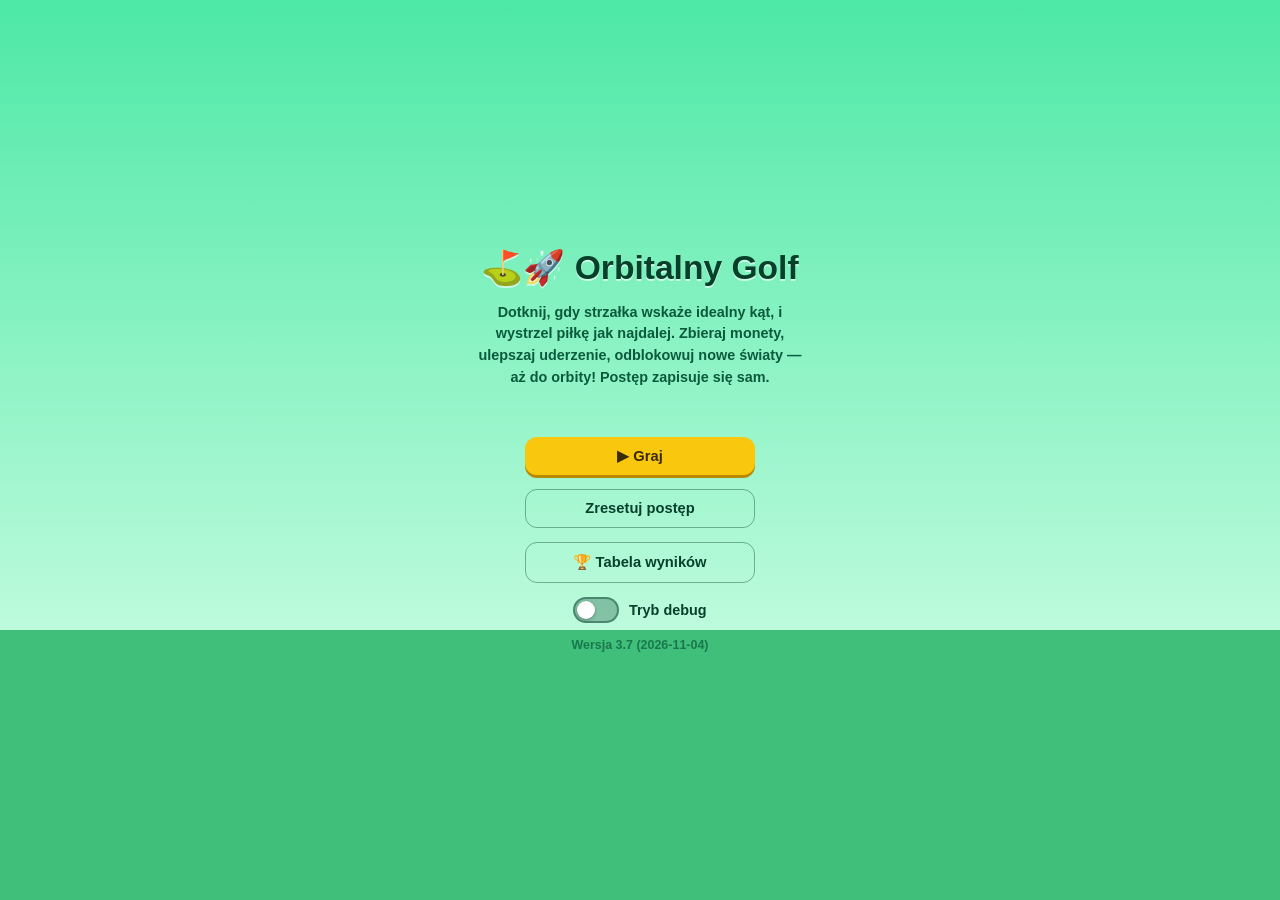
<file: games/orbital-golf/index.html>
<!DOCTYPE html>
<html lang="pl">
<head>
<meta charset="UTF-8">
<meta name="viewport" content="width=device-width, initial-scale=1.0, maximum-scale=1.0, user-scalable=no">
<title>Orbitalny Golf</title>
<style>
  * { box-sizing: border-box; -webkit-tap-highlight-color: transparent; }
  html, body { margin: 0; height: 100%; font-family: "Trebuchet MS", "Segoe UI", -apple-system, Roboto, sans-serif; overscroll-behavior: none; }
  body { display: flex; flex-direction: column; background: #0a1220; color: #eef3fb; touch-action: manipulation; -webkit-user-select: none; user-select: none; }

  .screen { display: none; flex: 1; min-height: 0; flex-direction: column; }
  .screen.is-active { display: flex; }

  .btn { display: inline-flex; align-items: center; justify-content: center; gap: 0.35rem; padding: 0.65rem 1.2rem; border-radius: 12px; border: none; font-size: 0.92rem; font-weight: 800; cursor: pointer; background: #f9c80e; color: #3a2a00; font-family: inherit; box-shadow: 0 3px 0 #b88a00; }
  .btn:active { transform: translateY(2px); box-shadow: 0 1px 0 #b88a00; }
  .btn:disabled { opacity: 0.45; cursor: default; box-shadow: none; transform: none; }
  .btn--ghost { background: transparent; border: 1px solid #2c4263; color: #d5e2f5; box-shadow: none; }
  .btn--green { background: #35d36b; color: #05260f; box-shadow: 0 3px 0 #1e9b4a; }
  .btn--small { padding: 0.35rem 0.7rem; font-size: 0.74rem; border-radius: 9px; }

  #screen-menu { align-items: center; justify-content: center; gap: 0.9rem; padding: 1.2rem; text-align: center; overflow: auto; background: linear-gradient(#4de8a6, #bdfbdc 70%, #3fbf7a 70%); color: #06402a; }
  #screen-menu h1 { margin: 0; font-size: 2.1rem; text-shadow: 0 2px 0 rgba(255,255,255,0.6); }
  #screen-menu p { margin: 0; color: #0b5a3b; font-size: 0.9rem; max-width: 340px; line-height: 1.5; font-weight: 600; }
  #menu-stats { color: #7a4d00; font-size: 0.95rem; font-weight: 800; min-height: 1.3em; }
  #screen-menu .btn { min-width: 230px; }
  #screen-menu .btn--ghost { color: #06402a; border-color: rgba(6,64,42,0.4); }

  .amodal { position: fixed; inset: 0; background: rgba(0,0,0,0.6); display: none; align-items: center; justify-content: center; z-index: 50; padding: 0.8rem; }
  .amodal.is-open { display: flex; }
  .abox { background: #0d2b3e; border: 3px solid #f0a500; border-radius: 16px; padding: 1rem; width: min(100%, 420px); max-height: 100%; overflow: auto; color: #eef3fb; }
  .abox h2 { margin: 0 0 0.2rem; font-size: 1.25rem; color: #ffd166; }
  .abox .ahint { margin: 0 0 0.7rem; font-size: 0.78rem; color: #9fb4c8; }
  .agrid { display: grid; grid-template-columns: 1fr 1fr; gap: 0.5rem 0.7rem; margin-bottom: 0.8rem; }
  .agrid label { display: flex; flex-direction: column; gap: 0.2rem; font-size: 0.78rem; font-weight: 800; color: #cfe3f5; }
  .agrid input, .agrid select { padding: 0.4rem 0.5rem; border-radius: 8px; border: 2px solid #2d5878; background: #0a1f2e; color: #fff; font: 700 0.95rem inherit; min-width: 0; }
  .abtns { display: flex; flex-wrap: wrap; gap: 0.5rem; }
  .abtns .btn { flex: 1 1 auto; }
  .lb-tabs { display: flex; gap: 0.4rem; margin-bottom: 0.7rem; }
  .lb-tabs .btn { flex: 1; padding: 0.4rem 0.3rem; font-size: 0.8rem; opacity: 0.6; }
  .lb-tabs .btn.is-active { opacity: 1; }
  .lb-list { margin-bottom: 0.8rem; max-height: 48vh; overflow: auto; }
  .lb-row { display: flex; align-items: center; gap: 0.6rem; padding: 0.4rem 0.2rem; border-bottom: 1px solid #2d5878; font-weight: 700; font-size: 0.92rem; }
  .lb-row .rank { width: 1.8rem; color: #ffd166; text-align: right; }
  .lb-row .nm { flex: 1; min-width: 0; overflow-wrap: anywhere; line-height: 1.25; }
  .lb-row .val { color: #b8ffcf; white-space: nowrap; }
  .lb-empty { color: #9fb4c8; font-size: 0.85rem; padding: 0.6rem 0; }
  #menu-ver { color: #0b5a3b; opacity: 0.7; font-size: 0.78rem; font-weight: 700; }
  .dbg-toggle { display: flex; align-items: center; gap: 0.6rem; cursor: pointer; font-weight: 800; font-size: 0.9rem; color: #06402a; user-select: none; }
  .dbg-toggle input { position: absolute; opacity: 0; pointer-events: none; }
  .dbg-toggle .sw { width: 46px; height: 26px; border-radius: 999px; background: rgba(6,64,42,0.3); position: relative; transition: background 0.2s; border: 2px solid rgba(6,64,42,0.45); box-sizing: border-box; }
  .dbg-toggle .sw::after { content: ''; position: absolute; left: 2px; top: 2px; width: 18px; height: 18px; border-radius: 50%; background: #fff; box-shadow: 0 1px 3px rgba(0,0,0,0.35); transition: transform 0.2s; }
  .dbg-toggle input:checked + .sw { background: #f0a500; }
  .dbg-toggle input:checked + .sw::after { transform: translateX(20px); }
  #dbg { position: absolute; right: 0.5rem; top: 3.4rem; margin: 0; padding: 0.35rem 0.5rem; background: rgba(0,0,0,0.62); color: #b8ffcf; font: 600 10.5px/1.35 ui-monospace, Consolas, monospace; border-radius: 8px; pointer-events: none; display: none; white-space: pre; text-shadow: none; z-index: 4; max-width: 62vw; overflow: hidden; }
  #stage { flex: 1; min-height: 0; position: relative; overflow: hidden; background: #4de8a6; }
  #cv { position: absolute; left: 0; top: 0; width: 100%; height: 100%; display: block; touch-action: none; }
  #ui { position: absolute; left: 0; top: 0; right: 0; bottom: 0; pointer-events: none; color: #fff; text-shadow: 0 2px 3px rgba(0,0,0,0.45); }
  #ui button, #ui .pill, #ui .upg { pointer-events: auto; }
  #ui #upg-panel, #ui #bottom-left, #ui #bottom-right, #ui #top-left { transition: opacity 0.3s; }
  #ui.in-flight #upg-panel, #ui.in-flight #bottom-left, #ui.in-flight #bottom-right { opacity: 0; pointer-events: none; }
  #ui.in-flight #upg-panel *, #ui.in-flight #bottom-left *, #ui.in-flight #bottom-right * { pointer-events: none; }

  #top-left { position: absolute; left: 0.5rem; top: 0.5rem; display: flex; align-items: center; gap: 0.4rem; }
  .round-btn { width: 40px; height: 40px; border-radius: 12px; border: 3px solid #fff; background: #3f8fe0; color: #fff; font-size: 1.2rem; cursor: pointer; box-shadow: 0 3px 0 rgba(0,0,0,0.25); padding: 0; line-height: 1; }
  .pill { display: flex; align-items: center; gap: 0.35rem; background: rgba(8,88,62,0.8); border-radius: 999px; padding: 0.2rem 0.8rem 0.2rem 0.25rem; font-weight: 800; font-size: 0.95rem; min-width: 76px; border: 2px solid rgba(255,255,255,0.35); }
  .coin-ico { width: 26px; height: 26px; border-radius: 50%; background: radial-gradient(circle at 35% 30%, #fff3a0, #f4b400 60%, #c98200); border: 2px solid #c98200; display: inline-block; flex-shrink: 0; }
  .gem-ico { font-size: 1.3rem; line-height: 1; }

  #top-center { position: absolute; left: 50%; top: 0.5rem; transform: translateX(-50%); text-align: center; pointer-events: none; width: min(56%, 300px); }
  #dist-big { font-size: 2rem; font-weight: 900; line-height: 1; -webkit-text-stroke: 1px rgba(0,60,40,0.5); }
  #goal-text { font-size: 0.72rem; font-weight: 800; margin-top: 0.15rem; line-height: 1.25; }
  #goal-text b { color: #ffe066; }

  #top-right { position: absolute; right: 0.6rem; top: 0.6rem; width: min(190px, 34vw); pointer-events: none; }
  #goal-bar { position: relative; height: 16px; border-radius: 999px; background: rgba(8,70,110,0.85); border: 2px solid rgba(255,255,255,0.7); }
  #goal-fill { position: absolute; left: 0; top: 0; bottom: 0; width: 0%; border-radius: 999px; background: linear-gradient(#5dd2ff, #1e9be0); }
  #goal-golfer { position: absolute; top: -9px; left: 0%; margin-left: -9px; font-size: 1.1rem; }
  #goal-flag { position: absolute; top: -12px; right: -6px; font-size: 1.2rem; }
  #goal-label { text-align: right; font-size: 0.7rem; font-weight: 800; margin-top: 0.15rem; }

  #upg-panel { position: absolute; left: 0.5rem; top: 3.3rem; display: flex; flex-direction: column; gap: 0.4rem; }
  .upg { display: flex; width: min(214px, 54vw); border-radius: 12px; overflow: hidden; border: 2px solid rgba(255,255,255,0.65); box-shadow: 0 3px 0 rgba(0,0,0,0.25); }
  .upg.k-str { background: rgba(176,104,90,0.88); }
  .upg.k-spd { background: rgba(28,170,205,0.88); }
  .upg.k-bnc { background: rgba(62,172,84,0.88); }
  .u-main { flex: 1; padding: 0.3rem 0.45rem; display: flex; align-items: center; gap: 0.4rem; min-width: 0; }
  .u-ico { font-size: 1.4rem; width: 1.7rem; text-align: center; flex-shrink: 0; }
  .u-text { min-width: 0; line-height: 1.15; }
  .u-title { font-weight: 900; font-size: 0.8rem; display: flex; align-items: center; gap: 0.3rem; flex-wrap: wrap; }
  .u-price { white-space: nowrap; display: inline-flex; align-items: center; gap: 0.2rem; background: rgba(0,0,0,0.3); border-radius: 999px; padding: 0 0.4rem 0 0.15rem; font-size: 0.72rem; }
  .u-price .coin-ico { width: 14px; height: 14px; border-width: 1px; }
  .u-sub { font-size: 0.64rem; font-weight: 700; opacity: 0.92; }
  .u-btn { width: 66px; border: none; border-left: 2px solid rgba(255,255,255,0.5); background: rgba(120,20,40,0.85); color: #fff; font-weight: 900; font-size: 0.68rem; cursor: pointer; font-family: inherit; line-height: 1.1; padding: 0.2rem; text-shadow: none; }
  .u-btn b { display: block; font-size: 0.95rem; }
  .u-btn:disabled { background: rgba(60,60,60,0.6); color: rgba(255,255,255,0.6); cursor: default; }
  .u-btn.is-ready { background: #35c76b; color: #05260f; animation: pulse 1.1s ease-in-out infinite; }
  @keyframes pulse { 50% { transform: scale(1.04); } }

  #bottom-left { position: absolute; left: 0.5rem; bottom: 0.5rem; display: flex; gap: 0.5rem; align-items: flex-end; }
  .sq-btn.is-on { background: #9be564; }
  .club-btn { display: flex; flex-direction: column; align-items: center; gap: 0.1rem; width: 74px; padding: 0.3rem 0.2rem; border-radius: 14px; border: 3px solid #fff; background: #e9f7ff; color: #3b4a5a; font-weight: 900; font-size: 0.66rem; cursor: pointer; box-shadow: 0 3px 0 rgba(0,0,0,0.25); text-shadow: none; font-family: inherit; }
  .club-btn span { font-size: 1.7rem; line-height: 1; }
  #bottom-right { position: absolute; right: 0.5rem; bottom: 0.5rem; display: flex; gap: 0.4rem; }
  .sq-btn { width: 54px; height: 54px; border-radius: 12px; border: 3px solid #fff; background: #ffd7e0; font-size: 1.6rem; cursor: pointer; box-shadow: 0 3px 0 rgba(0,0,0,0.25); display: flex; flex-direction: column; align-items: center; justify-content: center; line-height: 1; padding: 0; text-shadow: none; font-family: inherit; }
  .sq-btn small { font-size: 0.55rem; font-weight: 900; color: #b3173a; margin-top: 2px; }
  .sq-btn.is-ready { animation: pulse 1s ease-in-out infinite; background: #fff0a8; }
  #b-star { background: #fff3c4; }

  #banner { position: absolute; top: 26%; left: 50%; transform: translate(-50%, 0); font-size: 2rem; font-weight: 900; text-shadow: 0 3px 0 rgba(0,0,0,0.35); pointer-events: none; opacity: 0; transition: opacity 0.25s, transform 0.25s; white-space: nowrap; color: #fff; -webkit-text-stroke: 1.5px rgba(0,60,40,0.55); }
  #banner.is-visible { opacity: 1; transform: translate(-50%, -10px); }

  #result { position: absolute; left: 50%; bottom: 0.7rem; transform: translateX(-50%); width: min(92%, 380px); background: rgba(8,70,50,0.94); border: 3px solid #fff; border-radius: 16px; padding: 0.8rem 1rem; text-align: center; display: none; z-index: 5; }
  #result.is-visible { display: block; }
  #result h2 { margin: 0 0 0.3rem; font-size: 1.5rem; text-shadow: 0 2px 0 rgba(0,0,0,0.3); }
  #result .r-lines { font-size: 0.84rem; color: #d9fff0; line-height: 1.6; margin-bottom: 0.7rem; font-weight: 700; }
  #result .r-lines b { color: #ffe066; }
  #result .r-buttons { display: flex; gap: 0.5rem; justify-content: center; flex-wrap: wrap; }

  .modal { position: absolute; left: 0; right: 0; top: 0; bottom: 0; background: rgba(6,40,30,0.97); display: none; flex-direction: column; z-index: 20; }
  .modal.is-open { display: flex; }
  .modal-head { display: flex; justify-content: space-between; align-items: center; padding: 0.6rem 0.8rem; border-bottom: 1px solid #1d6b4c; font-weight: 800; }
  .tabs { display: flex; gap: 0.35rem; padding: 0.5rem 0.7rem 0; flex-wrap: wrap; }
  .tab { padding: 0.4rem 0.75rem; border-radius: 9px; border: 1px solid #2f8a63; background: transparent; color: #bfeedd; font-size: 0.78rem; font-weight: 800; cursor: pointer; font-family: inherit; }
  .tab.is-active { background: #f9c80e; color: #3a2a00; border-color: #f9c80e; }
  .modal-body { flex: 1; min-height: 0; overflow-y: auto; padding: 0.7rem; display: flex; flex-direction: column; gap: 0.55rem; }
  .solar { width: 100%; height: auto; display: block; border-radius: 14px; background: radial-gradient(ellipse at 10% 50%, #2a1a08 0%, #0b1022 38%, #05070f 100%); border: 2px solid #1d6b4c; user-select: none; -webkit-user-select: none; }
  .solar .hit { cursor: pointer; }
  .solar text { font-family: inherit; font-weight: 800; fill: #cfe3f5; pointer-events: none; }
  .solar .locked-label { fill: #7d8590; }
  .portals { display: flex; gap: 0.5rem; flex-wrap: wrap; margin-top: 0.4rem; }
  .portal { flex: 1 1 5.5rem; text-align: center; padding: 0.6rem 0.3rem; border: 2px dashed #5a6270; border-radius: 12px; background: #1b2230; color: #8a93a3; font-size: 0.75rem; font-weight: 800; }
  .portal.is-live { cursor: pointer; border-style: solid; border-color: #ff4fa3; background: #2a1040; color: #ffd6ec; }
  .portal.is-live.is-locked { border-color: #5a6270; background: #1b2230; color: #8a93a3; }
  .portal.is-live .swirl { filter: none; opacity: 1; }
  .portal.is-live.is-locked .swirl { filter: grayscale(1); opacity: 0.6; }
  .portal .swirl { display: block; font-size: 1.9rem; filter: grayscale(1); opacity: 0.6; animation: swirl 6s linear infinite; }
  @keyframes swirl { to { transform: rotate(360deg); } }
  .row { display: flex; align-items: center; gap: 0.7rem; padding: 0.7rem; border: 2px solid #1d6b4c; border-radius: 12px; background: #0b3a2b; }
  .row.is-sel { border-color: #35d36b; }
  .row .ico { font-size: 1.5rem; width: 2rem; text-align: center; flex-shrink: 0; }
  .row .info { flex: 1; min-width: 0; font-size: 0.8rem; line-height: 1.35; }
  .row .info b { font-size: 0.92rem; }
  .row .info span { color: #9ad8c0; display: block; }
  .swatch { width: 26px; height: 26px; border-radius: 50%; border: 2px solid rgba(255,255,255,0.8); flex-shrink: 0; }

  #wheel-area { display: flex; flex-direction: column; align-items: center; gap: 0.8rem; padding: 0.5rem; }
  #wheel-box { position: relative; width: 250px; height: 250px; }
  #wheel { width: 250px; height: 250px; border-radius: 50%; border: 4px solid #f9c80e; position: relative; transition: transform 4s cubic-bezier(0.12, 0.7, 0.1, 1); }
  .wheel-label { position: absolute; left: 50%; top: 50%; font-size: 0.8rem; font-weight: 800; color: #fff; text-shadow: 0 1px 3px rgba(0,0,0,0.7); width: 60px; margin-left: -30px; margin-top: -9px; text-align: center; }
  #wheel-pointer { position: absolute; top: -12px; left: 50%; margin-left: -12px; width: 0; height: 0; border-left: 12px solid transparent; border-right: 12px solid transparent; border-top: 24px solid #fff; z-index: 2; filter: drop-shadow(0 2px 2px rgba(0,0,0,0.5)); }
  #wheel-msg { min-height: 1.4em; font-weight: 800; color: #ffe066; text-align: center; }

  @media (max-width: 560px) {
    .upg { width: 148px; }
    .u-sub { display: none; }
    .u-btn { width: 54px; font-size: 0.6rem; }
    #dist-big { font-size: 1.6rem; }
    #goal-text { font-size: 0.64rem; }
    .pill { min-width: 64px; font-size: 0.85rem; }
    #top-center { left: auto; right: 0.6rem; top: 3.3rem; transform: none; text-align: right; width: 44vw; }
    .u-title { font-size: 0.7rem; }
    .u-name { overflow: hidden; text-overflow: ellipsis; }
    .u-main { overflow: hidden; }
  }
</style>
</head>
<body>

<div id="boot-error"></div>
<script>
// Registered before the game script so a parse/runtime error shows up on the
// page instead of leaving a silent blank screen (no console on a phone).
window.addEventListener('error', function (e) {
  var box = document.getElementById('boot-error');
  if (!box) return;
  box.style.cssText = 'position:fixed;inset:0;z-index:9999;background:#1a0a0a;color:#ff8a8a;' +
    'font:13px/1.5 -apple-system,sans-serif;padding:1.2rem;overflow:auto;white-space:pre-wrap;';
  box.textContent = '⚠️ Błąd uruchamiania gry:\n\n' + (e.message || 'Nieznany błąd') +
    (e.filename ? '\n' + e.filename + ':' + e.lineno + ':' + e.colno : '') +
    '\n\nPrześlij ten tekst, żeby dało się to naprawić.';
});
</script>

<section id="screen-menu" class="screen is-active">
  <h1>⛳🚀 Orbitalny Golf</h1>
  <p>Dotknij, gdy strzałka wskaże idealny kąt, i wystrzel piłkę jak najdalej. Zbieraj monety, ulepszaj uderzenie, odblokowuj nowe światy — aż do orbity! Postęp zapisuje się sam.</p>
  <div id="menu-stats"></div>
  <button class="btn" id="btn-play" type="button">▶ Graj</button>
  <button class="btn btn--ghost" id="btn-reset" type="button">Zresetuj postęp</button>
  <button class="btn btn--ghost" id="btn-lb" type="button">🏆 Tabela wyników</button>
  <button class="btn btn--ghost" id="btn-admin" type="button" style="display:none">🛠 Panel administratora</button>
  <label class="dbg-toggle"><input type="checkbox" id="dbg-check"><span class="sw"></span><span>Tryb debug</span></label>
  <div id="menu-ver"></div>
</section>

<div id="admin-modal" class="amodal">
  <div class="abox">
    <h2>🛠 Panel administratora</h2>
    <p class="ahint" id="admin-user"></p>
    <div class="agrid">
      <label>Monety 🪙<input type="number" id="a-coins" min="0" step="1"></label>
      <label>Diamenty 💎<input type="number" id="a-gems" min="0" step="1"></label>
      <label>Siła (poziom)<input type="number" id="a-str" min="0" step="1"></label>
      <label>Szybkość (poziom)<input type="number" id="a-spd" min="0" step="1"></label>
      <label>Odbicie (poziom)<input type="number" id="a-bnc" min="0" step="1"></label>
      <label>Liczba strzałów<input type="number" id="a-shots" min="0" step="1"></label>
      <label>Odblokowane światy<select id="a-unlocked"></select></label>
      <label>Aktualny świat<select id="a-world"></select></label>
    </div>
    <div class="abtns">
      <button class="btn btn--green" id="a-save" type="button">Zapisz</button>
      <button class="btn" id="a-max" type="button">Wszystko na max</button>
      <button class="btn" id="a-items" type="button">Wszystkie piłki i skórki</button>
      <button class="btn" id="a-wheel" type="button">Reset koła</button>
      <button class="btn btn--ghost" id="a-close" type="button" style="color:#cfe3f5;border-color:#2d5878">Zamknij</button>
    </div>
  </div>
</div>

<div id="lb-modal" class="amodal">
  <div class="abox">
    <h2>🏆 Tabela wyników</h2>
    <p class="ahint">Widać graczy zweryfikowanych przez administratora, pod nickiem ustawionym przez niego.</p>
    <div class="lb-tabs" id="lb-tabs">
      <button class="btn is-active" type="button" data-sort="playTime">Czas gry</button>
      <button class="btn" type="button" data-sort="coins">Kasa 🪙</button>
      <button class="btn" type="button" data-sort="gems">Gemy 💎</button>
      <button class="btn" type="button" data-sort="record">Rekord 🚀</button>
    </div>
    <div class="lb-list" id="lb-list"></div>
    <div class="abtns"><button class="btn btn--ghost" id="lb-close" type="button" style="color:#cfe3f5;border-color:#2d5878">Zamknij</button></div>
  </div>
</div>

<section id="screen-game" class="screen">
  <div id="stage">
    <canvas id="cv"></canvas>

    <div id="ui">
      <div id="top-left">
        <button class="round-btn" id="btn-gear" type="button" aria-label="Menu">⚙</button>
        <div class="pill"><span class="coin-ico"></span><b id="hud-coins">0</b></div>
        <div class="pill"><span class="gem-ico">💎</span><b id="hud-gems">0</b></div>
      </div>
      <pre id="dbg"></pre>
      <div id="top-center"><div id="dist-big">0 m</div><div id="goal-text"></div></div>
      <div id="top-right">
        <div id="goal-bar"><div id="goal-fill"></div><div id="goal-golfer">🏌️</div><div id="goal-flag">🚩</div></div>
        <div id="goal-label"></div>
      </div>
      <div id="upg-panel"></div>
      <div id="bottom-left"><button class="club-btn" id="b-club" type="button"><span>🏌️</span>Szatnia</button><button class="sq-btn" id="b-quick" type="button" aria-label="Szybkie strzały">⚡<small>Szybkie</small></button></div>
      <div id="bottom-right">
        <button class="sq-btn" id="b-gift" type="button">🎁<small id="gift-timer"></small></button>
        <button class="sq-btn" id="b-star" type="button">🌍</button>
      </div>
    </div>

    <div id="banner"></div>
    <div id="result">
      <h2 id="r-title"></h2>
      <div class="r-lines" id="r-lines"></div>
      <div class="r-buttons">
        <button class="btn btn--green" id="r-next" type="button">Dalej →</button>
        <button class="btn" id="r-putt" type="button" style="display:none">⛳ Dobitka</button>
      </div>
    </div>

    <div class="modal" id="shop">
      <div class="modal-head"><span>Szatnia i sklep</span><button class="btn btn--ghost btn--small" id="shop-close" type="button">Zamknij ✕</button></div>
      <div class="tabs" id="shop-tabs"></div>
      <div class="modal-body" id="shop-body"></div>
    </div>

    <div class="modal" id="wheelm">
      <div class="modal-head"><span>Koło szczęścia 🎡</span><button class="btn btn--ghost btn--small" id="wheel-close" type="button">Zamknij ✕</button></div>
      <div class="modal-body">
        <div id="wheel-area">
          <div id="wheel-box"><div id="wheel-pointer"></div><div id="wheel"></div></div>
          <div id="wheel-msg"></div>
          <button class="btn" id="wheel-spin" type="button">Zakręć!</button>
        </div>
      </div>
    </div>
  </div>
</section>

<script>
(function () {
  var DT = 1 / 120, MAXLV = 200, CHUNK = 60, BALL_R = 0.3;
  var VERSION = '3.7', BUILD = '2026-11-04';
  var GREEN_R = 24; // lighter putting green around each hole (flat; finish with a chip)
  var CURV_R = 900; // virtual planet radius (m) for the horizon curvature at altitude

  function clamp(v, a, b) { return v < a ? a : (v > b ? b : v); }
  function smooth(t) { t = clamp(t, 0, 1); return t * t * (3 - 2 * t); }
  function hash(a, b, c) {
    var h = Math.imul(a | 0, 374761393) ^ Math.imul(b | 0, 668265263) ^ Math.imul((c | 0) + 1, 2147483629);
    h = Math.imul(h ^ (h >>> 13), 1274126177);
    h ^= h >>> 16;
    return (h >>> 0) / 4294967296;
  }

  // ---------- Swing gauge (fan) ----------
  // The arrow sweeps the fan; where it stops is the launch angle. Green = ideal.
  var ANG_MIN = 8, ANG_MAX = 82, ANG_CENTER = 46;
  var ZONES = [
    { max: 4, mult: 1.1, coin: 1.3, col: '#35d36b', name: 'IDEALNE! ✨' },
    { max: 10, mult: 1.0, coin: 1.1, col: '#b5e61d', name: 'Świetnie!' },
    { max: 18, mult: 0.9, coin: 1, col: '#ffd800', name: 'Dobrze!' },
    { max: 28, mult: 0.78, coin: 1, col: '#ff9f1c', name: 'Tak sobie…' },
    { max: 90, mult: 0.62, coin: 1, col: '#e8453c', name: 'Słabo…' },
  ];
  function zoneFor(theta) {
    var d = Math.abs(theta - ANG_CENTER);
    for (var i = 0; i < ZONES.length; i++) if (d <= ZONES[i].max) return ZONES[i];
    return ZONES[ZONES.length - 1];
  }

  // ---------- Worlds ----------
  var WORLDS = [
    { id: 'meadow', name: 'Łąka', g: 9.8, drag: 0.035, mu: 0.32, muSand: 1.7, e: 0.34, eSand: 0.06, skip: true,
      A1: 2.5, f1: 0.040, p1: 0.3, A2: 1.2, f2: 0.103, p2: 1.1, A3: 3.5, f3: 0.021, p3: 2.0,
      hz: { water: 0.14, sand: 0.2, trees: 0.25, pole: 0.1 }, tree: 'tree', house: 'cottage',
      sky: ['#46dfa0', '#c9fbe1'], hills: ['#7fe0aa', '#4cc784', '#2fa766'], ground: ['#2fa84f', '#5bd96d'], sandColor: '#f0d48a', waterColor: '#2b8be6',
      earn: 1, orbit: 2100, holes: [120, 420, 1100], spaceAlt: 900 },
    { id: 'desert', name: 'Pustynia', g: 9.8, drag: 0.035, mu: 0.45, muSand: 1.7, e: 0.28, eSand: 0.08, skip: true,
      A1: 3.2, f1: 0.034, p1: 1.4, A2: 1.6, f2: 0.09, p2: 0.2, A3: 4.0, f3: 0.017, p3: 0.5,
      hz: { water: 0.08, sand: 0.4, trees: 0.25, pole: 0.1 }, tree: 'cactus', house: 'adobe',
      sky: ['#ff9a5a', '#ffe9c0'], hills: ['#f0b67a', '#dd9a58', '#c3803f'], ground: ['#d9a95a', '#f2cd7c'], sandColor: '#f7dc96', waterColor: '#1abc9c',
      earn: 2.2, orbit: 7000, holes: [250, 900, 2800], spaceAlt: 1000 },
    { id: 'snow', name: 'Śnieżna kraina', g: 9.8, drag: 0.03, mu: 0.07, muSand: 0.9, e: 0.3, eSand: 0.1, skip: true,
      A1: 2.8, f1: 0.038, p1: 2.2, A2: 1.4, f2: 0.11, p2: 0.9, A3: 3.8, f3: 0.02, p3: 1.2,
      hz: { water: 0.14, sand: 0.2, trees: 0.3, pole: 0.1 }, tree: 'pine', house: 'cabin',
      sky: ['#6ec0ff', '#eaf6ff'], hills: ['#e4f1ff', '#bcd9f2', '#9cc3e6'], ground: ['#d3e3f2', '#ffffff'], sandColor: '#aed6f1', waterColor: '#4d9bd6',
      earn: 4, orbit: 14000, holes: [400, 1500, 5500], spaceAlt: 1100 },
    { id: 'moon', name: 'Księżyc', g: 1.62, drag: 0.0, mu: 0.35, muSand: 1.2, e: 0.34, eSand: 0.1, skip: false, airless: true, noClouds: true, noHillTrees: true, tuft: false,
      A1: 4.5, f1: 0.03, p1: 0.7, A2: 2.0, f2: 0.08, p2: 2.5, A3: 6.0, f3: 0.015, p3: 1.9,
      hz: { water: 0.14, sand: 0.2, trees: 0.25, pole: 0.1 }, tree: 'rock', house: null,
      sky: ['#04060f', '#10172c'], hills: ['#2a2f3d', '#3a4052', '#4b5266'], ground: ['#8a8d94', '#b4b7be'], sandColor: '#6b6e75', waterColor: '#161a26',
      earn: 8, orbit: 56000, holes: [1500, 8000, 25000], spaceAlt: 0 },
    { id: 'mars', name: 'Mars', g: 3.72, drag: 0.012, mu: 0.4, muSand: 1.5, e: 0.34, eSand: 0.08, skip: false, noBirds: true, noClouds: true, noHillTrees: true, tuft: 'rgba(120,48,26,0.9)', haze: 'rgba(255,175,130,',
      A1: 4.0, f1: 0.028, p1: 0.4, A2: 2.2, f2: 0.07, p2: 1.6, A3: 7.0, f3: 0.012, p3: 0.8,
      hz: { water: 0.1, sand: 0.25, trees: 0.28, pole: 0.1 }, tree: 'redrock', house: 'dome',
      sky: ['#c4663a', '#f6cba2'], hills: ['#c2693f', '#a4502d', '#85391f'], ground: ['#b9522e', '#e08a5a'], sandColor: '#7d3a24', waterColor: '#58a3b8',
      earn: 16, orbit: 42000, holes: [1200, 7000, 20000], spaceAlt: 1400 },
    { id: 'mercury', rollDrag: 0.7, eMax: 0.55, name: 'Merkury', g: 3.9, drag: 0.0, mu: 0.4, muSand: 1.4, e: 0.3, eSand: 0.08, skip: false, noBirds: true, airless: true, noClouds: true, noHillTrees: true, tuft: false, maxT: 600,
      A1: 5.0, f1: 0.026, p1: 1.1, A2: 2.4, f2: 0.075, p2: 0.4, A3: 8.0, f3: 0.011, p3: 2.2,
      hz: { water: 0.1, sand: 0.25, trees: 0.28, pole: 0.1 }, tree: 'darkrock', house: 'dome', rockCol: '#5d5750', rockHi: '#7d766d',
      sky: ['#05060b', '#171a26'], hills: ['#4a4640', '#5e5953', '#756f67'], ground: ['#8d867c', '#b8b0a4'], sandColor: '#6f6960', waterColor: '#2a2622',
      earn: 32, orbit: 112000, holes: [3000, 16000, 50000], spaceAlt: 0 },
    { id: 'venus', rollDrag: 0.7, eMax: 0.55, name: 'Wenus', g: 5.9, drag: 0.0, mu: 0.5, muSand: 1.7, e: 0.3, eSand: 0.08, skip: false, noBirds: true, noHillTrees: true, tuft: 'rgba(120,60,20,0.9)', haze: 'rgba(255,190,90,', maxT: 900,
      A1: 5.5, f1: 0.024, p1: 0.2, A2: 2.6, f2: 0.07, p2: 1.9, A3: 9.0, f3: 0.01, p3: 0.9,
      hz: { water: 0.12, sand: 0.22, trees: 0.28, pole: 0.1 }, tree: 'darkrock', house: null, rockCol: '#6b3a1a', rockHi: '#9a5a2a',
      sky: ['#c98a2b', '#f6dc8e'], hills: ['#d49a4a', '#b87a34', '#945e25'], ground: ['#a8672b', '#d99a52'], sandColor: '#7a4a1f', waterColor: '#ff5a1f',
      earn: 64, orbit: 224000, holes: [6000, 32000, 100000], spaceAlt: 1800 },
    { id: 'jupiter', rollDrag: 0.7, eMax: 0.55, name: 'Jowisz', g: 10.0, drag: 0.0, mu: 0.3, muSand: 1.2, e: 0.3, eSand: 0.1, skip: false, noBirds: true, noHillTrees: true, tuft: 'rgba(150,90,50,0.8)', haze: 'rgba(255,200,150,', maxT: 1200,
      A1: 6.0, f1: 0.022, p1: 0.9, A2: 3.0, f2: 0.065, p2: 2.1, A3: 10.0, f3: 0.009, p3: 1.4,
      hz: { water: 0.1, sand: 0.22, trees: 0.3, pole: 0.1 }, tree: 'cloudtower', house: null,
      sky: ['#a8602e', '#f0cf9e'], hills: ['#e8c9a5', '#cfa87c', '#b88a5d'], ground: ['#d9b38c', '#f2dcc0'], sandColor: '#a8683a', waterColor: '#7a3b1f',
      earn: 128, orbit: 448000, holes: [12000, 64000, 200000], spaceAlt: 2200 },
    { id: 'saturn', rollDrag: 0.7, eMax: 0.55, name: 'Saturn', g: 12.3, drag: 0.0, mu: 0.25, muSand: 1.1, e: 0.3, eSand: 0.1, skip: false, noBirds: true, noHillTrees: true, tuft: 'rgba(170,140,70,0.8)', haze: 'rgba(255,230,160,', maxT: 1500, rings: true,
      A1: 6.5, f1: 0.02, p1: 0.4, A2: 3.2, f2: 0.06, p2: 1.2, A3: 11.0, f3: 0.008, p3: 2.6,
      hz: { water: 0.1, sand: 0.22, trees: 0.3, pole: 0.1 }, tree: 'crystal', house: null, crystalCol: '#e8d8a0', crystalHi: '#fff6d2',
      sky: ['#7a6a45', '#efe3bd'], hills: ['#e6d29a', '#cdb77f', '#a8945e'], ground: ['#cdb77f', '#efe0a8'], sandColor: '#9b8754', waterColor: '#6b86a8',
      earn: 256, orbit: 896000, holes: [24000, 128000, 400000], spaceAlt: 2500 },
    { id: 'uranus', rollDrag: 0.7, eMax: 0.55, name: 'Uran', g: 21.5, drag: 0.0, mu: 0.12, muSand: 0.9, e: 0.32, eSand: 0.1, skip: false, noBirds: true, noHillTrees: true, tuft: 'rgba(60,160,170,0.8)', haze: 'rgba(170,240,245,', maxT: 1800,
      A1: 7.0, f1: 0.018, p1: 1.3, A2: 3.4, f2: 0.055, p2: 0.3, A3: 12.0, f3: 0.007, p3: 1.0,
      hz: { water: 0.1, sand: 0.2, trees: 0.3, pole: 0.1 }, tree: 'crystal', house: null, crystalCol: '#7fe3ea', crystalHi: '#d5fbff',
      sky: ['#2f9fab', '#c9f5f7'], hills: ['#a5e3e6', '#7cc9cf', '#5bb0b8'], ground: ['#7fd0d6', '#c5f1f3'], sandColor: '#4f9aa3', waterColor: '#1f6f86',
      earn: 512, orbit: 1792000, holes: [48000, 256000, 800000], spaceAlt: 2800 },
    { id: 'neptune', rollDrag: 0.7, eMax: 0.55, name: 'Neptun', g: 41.8, drag: 0.0, mu: 0.1, muSand: 0.8, e: 0.32, eSand: 0.1, skip: false, noBirds: true, noHillTrees: true, tuft: 'rgba(40,70,170,0.8)', haze: 'rgba(130,170,255,', maxT: 2400,
      A1: 7.5, f1: 0.016, p1: 0.6, A2: 3.6, f2: 0.05, p2: 2.4, A3: 13.0, f3: 0.006, p3: 1.7,
      hz: { water: 0.1, sand: 0.2, trees: 0.3, pole: 0.1 }, tree: 'crystal', house: null, crystalCol: '#3d5fd0', crystalHi: '#8fb0ff',
      sky: ['#0b1648', '#4a7be0'], hills: ['#4a74d6', '#2f56b3', '#1d3a8a'], ground: ['#2b4fb8', '#5d86e6'], sandColor: '#1d3a8a', waterColor: '#0a1a55',
      earn: 1024, orbit: 3584000, holes: [96000, 512000, 1600000], spaceAlt: 3200 },
    { id: 'neotokyo', name: 'Neo-Tokio', portal: true, unlockBy: 10, flyer: 'drone', birdLine: '🤖 Trafione drony: ', birdBanner: 'Dron! 🤖', rollDrag: 0.7, eMax: 0.55, g: 90, drag: 0.0, mu: 0.35, muSand: 1.3, e: 0.3, eSand: 0.08, skip: false, noClouds: true, noHillTrees: true, maxT: 3000,
      skyline: true, night: true, sunCore: 'rgba(255,45,110,', sunGlow: 'rgba(255,70,150,', sunRays: false, tuft: 'rgba(0,229,255,0.85)', haze: 'rgba(255,79,163,',
      A1: 3.0, f1: 0.03, p1: 0.5, A2: 1.6, f2: 0.09, p2: 1.0, A3: 6.0, f3: 0.01, p3: 0.3,
      hz: { water: 0.12, sand: 0.2, trees: 0.3, pole: 0.12 }, tree: 'torii', house: 'shop',
      sky: ['#12062e', '#ff3d8b'], hills: ['#150a33', '#1e1049', '#2b1766'], ground: ['#1a1030', '#00e5ff'], sandColor: '#c2187a', waterColor: '#0a3a5c',
      earn: 2048, orbit: 7168000, holes: [192000, 1024000, 3200000], spaceAlt: 3500 },
    { id: 'blocks', name: 'Blokowy Świat', portal: true, unlockBy: 10, rollDrag: 0.7, eMax: 0.55, g: 70, drag: 0.0, mu: 0.4, muSand: 1.6, e: 0.3, eSand: 0.08, skip: false, maxT: 3000,
      pixel: true, grid: true, blockClouds: true, sunSquare: true, sunCore: 'rgba(255,238,110,', sunGlow: 'rgba(255,240,150,', sunRays: false, tuft: 'rgba(50,120,40,0.9)',
      A1: 3.5, f1: 0.03, p1: 0.9, A2: 1.8, f2: 0.08, p2: 0.2, A3: 6.5, f3: 0.011, p3: 1.6,
      hz: { water: 0.12, sand: 0.22, trees: 0.3, pole: 0.1 }, tree: 'blocktree', house: 'cube',
      sky: ['#6fb1ec', '#cfeaff'], hills: ['#86c45d', '#66ad41', '#4b9030'], ground: ['#7a5230', '#5fae3a'], sandColor: '#e8dca0', waterColor: '#2f5fd0',
      earn: 1500, orbit: 5000000, holes: [180000, 1000000, 3000000], spaceAlt: 3300 },
    { id: 'candy', name: 'Cukrowa Kraina', portal: true, unlockBy: 11, rollDrag: 0.7, eMax: 0.55, g: 60, drag: 0.0, mu: 0.3, muSand: 1.4, e: 0.3, eSand: 0.08, skip: false, noBirds: true, maxT: 3600,
      cloudCol: 'rgba(255,225,245,', hillTreeCol: ['rgba(255,110,180,0.6)', 'rgba(180,120,255,0.75)'], tuft: 'rgba(255,90,160,0.9)', haze: 'rgba(255,170,220,',
      A1: 3.5, f1: 0.03, p1: 0.2, A2: 1.8, f2: 0.085, p2: 1.1, A3: 6.5, f3: 0.01, p3: 2.2,
      hz: { water: 0.12, sand: 0.2, trees: 0.3, pole: 0.1 }, tree: 'candycane', house: 'gingerbread',
      sky: ['#ff9fd8', '#fff0c8'], hills: ['#ffb6e1', '#f59ad0', '#d77fc0'], ground: ['#6b3a22', '#ff6fb0'], sandColor: '#fff3b0', waterColor: '#4a2410', splashCol: '#7b4a2e', liquidMsg: ' · wpadła do czekolady 🍫',
      earn: 3000, orbit: 20000000, holes: [800000, 4000000, 12500000], spaceAlt: 3600 },
    { id: 'atlantis', name: 'Atlantyda', portal: true, unlockBy: 11, rollDrag: 0.7, eMax: 0.55, g: 70, drag: 0.0, mu: 0.4, muSand: 1.6, e: 0.3, eSand: 0.08, skip: false, maxT: 3600,
      flyer: 'fish', birdLine: '🐟 Trafione ryby: ', birdBanner: 'Ryba! 🐟', noSun: true, noClouds: true, bubbles: true, rays: true, hillTreeCol: ['rgba(255,110,140,0.55)', 'rgba(255,160,90,0.7)'], tuft: 'rgba(40,170,120,0.9)', haze: 'rgba(90,210,255,',
      A1: 4.0, f1: 0.028, p1: 0.7, A2: 2.0, f2: 0.08, p2: 0.3, A3: 7.0, f3: 0.011, p3: 1.4,
      hz: { water: 0.12, sand: 0.22, trees: 0.3, pole: 0.1 }, tree: 'coral', house: 'temple',
      sky: ['#06306b', '#2aa8c8'], hills: ['#1d6fa8', '#165690', '#0f3d6e'], ground: ['#cdb878', '#f3e3a6'], sandColor: '#b89a52', waterColor: '#041a44', splashCol: '#bfefff', liquidMsg: ' · wpadła w głębinę 🌊',
      earn: 4000, orbit: 20000000, holes: [800000, 4000000, 12500000], spaceAlt: 3600 },
    { id: 'inferno', name: 'Wulkaniczne Piekło', portal: true, unlockBy: 11, rollDrag: 0.7, eMax: 0.55, g: 100, drag: 0.0, mu: 0.45, muSand: 1.7, e: 0.3, eSand: 0.08, skip: false, maxT: 3600,
      flyer: 'bat', birdLine: '🦇 Trafione nietoperze: ', birdBanner: 'Nietoperz! 🦇', noClouds: true, embers: true, hillTreeCol: ['rgba(255,110,20,0.5)', 'rgba(255,170,40,0.7)'], tuft: 'rgba(255,120,30,0.9)', haze: 'rgba(255,90,30,',
      sunCore: 'rgba(255,50,20,', sunGlow: 'rgba(255,80,30,', sunRays: false, night: true,
      A1: 4.5, f1: 0.027, p1: 1.0, A2: 2.2, f2: 0.075, p2: 0.8, A3: 7.5, f3: 0.01, p3: 0.5,
      hz: { water: 0.14, sand: 0.2, trees: 0.3, pole: 0.1 }, tree: 'spike', house: null,
      sky: ['#1a0404', '#ff5a1c'], hills: ['#3a0e0e', '#521515', '#701d1d'], ground: ['#241313', '#ff5a14'], sandColor: '#4a3a3a', waterColor: '#ff4d00', splashCol: '#ffb347', liquidMsg: ' · wpadła do lawy 🔥',
      earn: 5000, orbit: 20000000, holes: [800000, 4000000, 12500000], spaceAlt: 3600 },
  ];
  // Is a world playable? Portal worlds open with an orbit on the planet named in `unlockBy`.
  function worldIsOpen(idx) {
    var w = WORLDS[idx];
    if (w.unlockBy !== undefined) return !!save.orbits[w.unlockBy];
    return idx <= save.unlocked;
  }
  WORLDS.forEach(function (W) {
    W.holeY = W.holes.map(function (hx) { return baseHeight(W, hx); });
    W.cache = {};
    W.scn = {};
  });

  function baseHeight(W, x) {
    if (x <= 0) return 0;
    var a = smooth(x / 50);
    return a * (W.A1 * Math.sin(x * W.f1 + W.p1) + W.A2 * Math.sin(x * W.f2 + W.p2) + W.A3 * Math.sin(x * W.f3 + W.p3));
  }

  function nearHole(W, a, b) {
    for (var i = 0; i < W.holes.length; i++) if (W.holes[i] > a - (GREEN_R + 8) && W.holes[i] < b + (GREEN_R + 8)) return true;
    return false;
  }

  // Hazards (and the birds) are generated lazily per 60 m chunk from a hash, so
  // the course is endless and identical every time.
  function chunkFeatures(W, k) {
    var c = W.cache[k];
    if (c) return c;
    var list = [];
    if (k === 0) {
      // a bunker close to the tee: weak shots plop into it
      list.push({ type: 'sand', a: 22, b: 40, level: baseHeight(W, 31) });
    } else if (k === 1) {
      // two trees a bit further on - a good shot has to clear them (or burn through)
      list.push({ type: 'tree', x: 64, w: 2.2, h: 7, gy: baseHeight(W, 64), id: '1a' });
      list.push({ type: 'tree', x: 80, w: 2.2, h: 8.5, gy: baseHeight(W, 80), id: '1b' });
    } else if (k >= 2) { // the first 120 m have no ponds so a beginner's first shots can land
      var r = hash(k, W.id.length * 31 + W.g, 1), start = k * CHUNK + 8 + hash(k, 7, 2) * 20;
      var hz = W.hz, acc = 0, kind = 'none';
      if (r < (acc += hz.water)) kind = 'water';
      else if (r < (acc += hz.sand)) kind = 'sand';
      else if (r < (acc += hz.trees)) kind = 'trees';
      else if (r < (acc += hz.pole)) kind = 'pole';
      var len = 12 + hash(k, 5, 3) * 16;
      if (kind === 'water' || kind === 'sand') {
        if (!nearHole(W, start, start + len)) {
          var lvl = baseHeight(W, start + len / 2) - (kind === 'water' ? 0.3 : 0);
          list.push({ type: kind, a: start, b: start + len, level: lvl });
        }
      } else if (kind === 'trees') {
        var n = 1 + Math.floor(hash(k, 9, 4) * 3), px = start;
        for (var i = 0; i < n; i++) {
          px += 3 + hash(k, i, 5) * 5;
          if (nearHole(W, px, px)) continue;
          list.push({ type: 'tree', x: px, w: 2.2, h: 6 + hash(k, i, 6) * 4, gy: baseHeight(W, px), id: 't' + k + '_' + i });
        }
      } else if (kind === 'pole') {
        var pxx = start + 10;
        if (!nearHole(W, pxx, pxx)) list.push({ type: 'pole', x: pxx, w: 0.5, h: 14, gy: baseHeight(W, pxx), id: 'p' + k });
      }
      // a bird now and then — hit one for a coin bonus
      if (k >= 2 && !W.noBirds && hash(k, 21, 7) < 0.6) {
        list.push({ type: 'bird', x: k * CHUNK + 5 + hash(k, 22, 8) * 50, y: 10 + hash(k, 23, 9) * 55, key: k });
      }
    }
    W.cache[k] = list;
    return list;
  }

  // Decorative (non-colliding) scenery behind the fairway: houses and trees.
  function chunkScenery(W, k) {
    var c = W.scn[k];
    if (c) return c;
    var list = [];
    if (k >= 0) {
      var i, x;
      if (W.house && hash(k, 31, 1) < 0.55) {
        x = k * CHUNK + 6 + hash(k, 32, 2) * 48;
        if (x >= 30 && !surfaceAt(W, x) && !surfaceAt(W, x + 5)) list.push({ type: 'house', x: x, v: Math.floor(hash(k, 33, 3) * 3) });
      }
      var nt = 2 + Math.floor(hash(k, 34, 4) * 3);
      for (i = 0; i < nt; i++) {
        x = k * CHUNK + hash(k, 35 + i, 5) * CHUNK;
        if (x >= 45 && !surfaceAt(W, x)) list.push({ type: 'stree', x: x, s: 0.8 + hash(k, 40 + i, 6) * 0.9 });
      }
    }
    W.scn[k] = list;
    return list;
  }

  function applyZone(y, x, a, b, level, isWater) {
    var d = x < a ? a - x : (x > b ? x - b : 0);
    if (d >= 9) return y;
    if (isWater && d <= 0) {
      var t = (x - a) / (b - a);
      return level - 2.6 * Math.pow(Math.sin(Math.PI * t), 0.7);
    }
    var w = d <= 0 ? 1 : smooth(1 - d / 9);
    return y + (level - y) * w;
  }

  function groundY(W, x) {
    var y = baseHeight(W, x);
    var k = Math.floor(x / CHUNK);
    for (var kk = k - 1; kk <= k + 1; kk++) {
      if (kk < 0) continue;
      var fs = chunkFeatures(W, kk);
      for (var i = 0; i < fs.length; i++) {
        var f = fs[i];
        if (f.type === 'water' || f.type === 'sand') y = applyZone(y, x, f.a, f.b, f.level, f.type === 'water');
      }
    }
    for (var h = 0; h < W.holes.length; h++) y = applyZone(y, x, W.holes[h] - GREEN_R, W.holes[h] + GREEN_R, W.holeY[h], false);
    return y;
  }

  // Ground level under a tree/pole, taken from the real terrain (sand, ponds and greens
  // reshape it) and cached on the feature; sunk a little so slopes never show a gap.
  function gyOf(Wd, f) {
    if (f.gyReal === undefined) f.gyReal = groundY(Wd, f.x) - 0.2;
    return f.gyReal;
  }

  function surfaceAt(W, x) {
    var k = Math.floor(x / CHUNK);
    for (var kk = k - 1; kk <= k + 1; kk++) {
      if (kk < 0) continue;
      var fs = chunkFeatures(W, kk);
      for (var i = 0; i < fs.length; i++) {
        var f = fs[i];
        if ((f.type === 'water' || f.type === 'sand') && x >= f.a && x <= f.b) return f;
      }
    }
    return null;
  }

  // ---------- Physics ----------

  function makeBall() { return { x: 0, y: 0.3, vx: 0, vy: 0, rest: 0, t: 0, skips: 0, holeIdx: -1, birds: 0, hit: {}, splash: null, fire: false, destroyed: {}, crash: null, trees: 0 }; }

  function launchBall(b, P, angleDeg, mult, fire) {
    b.fire = !!fire;
    var v = P.v0 * mult;
    var a = angleDeg * Math.PI / 180;
    b.vx = v * Math.cos(a);
    b.vy = v * Math.sin(a);
    b.y = 0.3;
  }

  function collideObstacles(b, W) {
    var k = Math.floor(b.x / CHUNK);
    for (var kk = k - 1; kk <= k + 1; kk++) {
      if (kk < 0) continue;
      var fs = chunkFeatures(W, kk);
      for (var i = 0; i < fs.length; i++) {
        var f = fs[i];
        if (f.type === 'bird') {
          if (!b.hit[f.key]) {
            var dx = b.x - f.x, dy = b.y - f.y;
            if (dx * dx + dy * dy < 20) { // ~4.5 m radius: big, forgiving birds
              b.hit[f.key] = true; b.birds++;
              b.vy = Math.max(b.vy, 0) + 5; b.vx *= 0.93;
              b.feather = { x: f.x, y: f.y };
            }
          }
          continue;
        }
        if (f.type !== 'tree' && f.type !== 'pole') continue;
        if (b.destroyed[f.id]) continue;
        var fgy = gyOf(W, f), top = fgy + f.h, hw = f.w / 2 + BALL_R;
        if (b.x > f.x - hw && b.x < f.x + hw && b.y < top && b.y > fgy - 1) {
          if (b.fire && (f.type === 'tree' || f.type === 'pole')) { // a burning ball goes straight through
            b.destroyed[f.id] = true; b.trees++; b.crash = { x: f.x, y: fgy + f.h * 0.5 };
            continue;
          }
          if (b.vy < 0 && b.y > top - 0.9) {
            b.y = top; b.vy = -b.vy * 0.4; b.vx *= 0.8;
          } else {
            var dir = b.x < f.x ? -1 : 1;
            b.x = f.x + dir * hw;
            b.vx = -b.vx * 0.3; b.vy *= 0.85;
          }
        }
      }
    }
  }

  function sub(b, W, P, h) {
    var dg = Math.exp(-P.drag * h);
    b.vx *= dg; b.vy *= dg;
    b.vy -= W.g * h;
    b.x += b.vx * h; b.y += b.vy * h;
    collideObstacles(b, W);

    var surf = surfaceAt(W, b.x);
    if (surf && surf.type === 'water' && b.y <= surf.level) {
      var s0 = Math.sqrt(b.vx * b.vx + b.vy * b.vy);
      b.splash = { x: b.x, y: surf.level, v: s0 };
      if (W.skip && b.vy < 0 && s0 > 14 && -b.vy / s0 < 0.45 && b.skips < 5) {
        b.vy = -b.vy * 0.45; b.vx *= 0.78; b.y = surf.level + 0.02; b.skips++;
      } else {
        return 'water';
      }
    }

    var gy = groundY(W, b.x);
    var sp;
    if (b.y <= gy) {
      var sl = (groundY(W, b.x + 0.05) - groundY(W, b.x - 0.05)) / 0.1;
      var nl = Math.sqrt(1 + sl * sl), nx = -sl / nl, ny = 1 / nl;
      var onSand = surf && surf.type === 'sand';
      var mu = P.muScale * (onSand ? W.muSand : W.mu);
      var e = Math.min(W.eMax || 0.82, (onSand ? W.eSand : W.e) * P.bounce);
      b.y = gy;
      var vn = b.vx * nx + b.vy * ny;
      if (vn < 0) {
        if (vn > -1.5) e = 0; else b.hops = (b.hops || 0) + 1;
        b.vx -= (1 + e) * vn * nx; b.vy -= (1 + e) * vn * ny;
        var tx0 = ny, ty0 = -nx;
        var kd = (b.putt && vn > -1.5) ? 0 : Math.min(0.5, 0.04 + 0.06 * mu); // a putt just rolls: no impact damping
        var vt0 = (b.vx * tx0 + b.vy * ty0) * (1 - kd);
        var vn0 = b.vx * nx + b.vy * ny;
        b.vx = vt0 * tx0 + vn0 * nx; b.vy = vt0 * ty0 + vn0 * ny;
      }
      var tx = ny, ty = -nx;
      var vt = b.vx * tx + b.vy * ty, vn1 = b.vx * nx + b.vy * ny;
      var dec = mu * W.g * h * ny;
      if (vt > 0) vt = Math.max(0, vt - dec); else vt = Math.min(0, vt + dec);
      if (W.rollDrag) vt *= Math.exp(-W.rollDrag * h); // far planets: a km/s ball must not roll for minutes
      b.vx = vt * tx + vn1 * nx; b.vy = vt * ty + vn1 * ny;
      sp = Math.sqrt(b.vx * b.vx + b.vy * b.vy);
      if (sp < 0.35) b.rest += h; else b.rest = 0;

      for (var hi = 0; hi < W.holes.length; hi++) {
        if (Math.abs(b.x - W.holes[hi]) < 0.9 && (b.putt ? Math.abs(b.vx) < 10 : sp < 10)) { b.holeIdx = hi; return 'hole'; }
      }
    } else {
      b.rest = 0;
    }
    return null;
  }

  // Advance by dt; returns null while flying, otherwise 'stop' | 'water' | 'hole'.
  function stepBall(b, W, P, dt) {
    var spd = Math.sqrt(b.vx * b.vx + b.vy * b.vy);
    var n = Math.min(14, Math.max(1, Math.ceil(spd * dt / 0.6)));
    var h = dt / n;
    for (var i = 0; i < n; i++) {
      var r = sub(b, W, P, h);
      if (r) return r;
    }
    b.t += dt;
    if (b.fire && (b.rest > 0.05 || Math.sqrt(b.vx * b.vx + b.vy * b.vy) < 14)) b.fire = false;
    if (b.rest > 0.45) return 'stop';
    return b.t > (W.maxT || 240) ? 'stop' : null;
  }

  // ---------- Upgrades, balls, skins ----------

  var BALLS = [
    { id: 'std', name: 'Zwykła', color: '#ffffff', price: 0, power: 1, earn: 1, spd: 0, bnc: 0, desc: 'Standardowa piłka.' },
    { id: 'gold', name: 'Złota', color: '#f1c40f', price: 20, power: 1, earn: 3, spd: 0, bnc: 0, desc: 'Zarobki ×3.' },
    { id: 'power', name: 'Mocna', color: '#e74c3c', price: 25, power: 1.5, earn: 1, spd: 0, bnc: 0, desc: 'Siła uderzenia ×1,5.' },
    { id: 'speed', name: 'Szybka', color: '#3498db', price: 25, power: 1, earn: 1, spd: 12, bnc: 0, desc: 'Mniejszy opór (+12 poz. Szybkości).' },
    { id: 'bounce', name: 'Skoczna', color: '#2ecc71', price: 25, power: 1, earn: 1, spd: 0, bnc: 12, desc: 'Wyższe odbicia (+12 poz. Odbicia).' },
    { id: 'extra', name: 'Ekstra', color: '#9b59b6', price: 60, power: 1.4, earn: 2, spd: 0, bnc: 0, desc: 'Siła ×1,4 i zarobki ×2.' },
    // special balls: luck = how much more often the random shot events happen, burn = always on fire
    { id: 'lucky', name: 'Szczęśliwa', color: '#1abc9c', price: 40, power: 1, earn: 1.5, spd: 0, bnc: 0, luck: 3, desc: 'Zdarzenia losowe 3× częściej (do 9% na strzał), zarobki ×1,5.' },
    { id: 'ice', name: 'Lodowa', color: '#8fe3ff', price: 55, power: 1.1, earn: 1, spd: 20, bnc: 0, desc: 'Prawie bez oporu (+20 poz. Szybkości), siła ×1,1.' },
    { id: 'fire', name: 'Ognista', color: '#ff6a00', price: 70, power: 1.3, earn: 1, spd: 0, bnc: 0, burn: true, desc: 'Zawsze płonie: niszczy drzewa, siła ×1,3.' },
    { id: 'neon', name: 'Neonowa', color: '#ff2d95', glow: 'rgba(255,45,149,', price: 120, power: 1.5, earn: 2, spd: 8, bnc: 8, desc: 'Siła ×1,5, zarobki ×2, +8 Szybkości i Odbicia.' },
    { id: 'rainbow', name: 'Tęczowa', color: '#ffd60a', swatch: 'linear-gradient(135deg,#ff3b30,#ffd60a,#34c759,#0a84ff,#bf5af2)', rainbow: true, price: 220, power: 1.7, earn: 4, spd: 10, bnc: 10, luck: 2, desc: 'Siła ×1,7, zarobki ×4, zdarzenia 2× częściej.' },
    { id: 'cosmic', name: 'Kosmiczna', color: '#2c3e6b', glow: 'rgba(120,150,255,', price: 380, power: 2, earn: 3, spd: 20, bnc: 12, desc: 'Siła ×2, zarobki ×3, +20 Szybkości, +12 Odbicia.' },
    { id: 'diamond', name: 'Diamentowa', color: '#c9f6ff', glow: 'rgba(180,240,255,', price: 650, power: 1.9, earn: 8, spd: 25, bnc: 20, luck: 3, desc: 'Zarobki ×8, siła ×1,9, +25 Szybkości, +20 Odbicia, zdarzenia 3× częściej.' },
  ];
  var SKINS = [
    { name: 'Klasyk', cap: '#e74c3c', shirt: '#f08a3c', price: 0 },
    { name: 'Niebieski', cap: '#2980b9', shirt: '#5dade2', price: 100 },
    { name: 'Zielony', cap: '#27ae60', shirt: '#82e0aa', price: 300 },
    { name: 'Pomarańcz', cap: '#d35400', shirt: '#f5b041', price: 800 },
    { name: 'Fiolet', cap: '#6c3483', shirt: '#bb8fce', price: 2000 },
    { name: 'Różowy', cap: '#c2185b', shirt: '#f48fb1', price: 5000 },
    { name: 'Czarny', cap: '#212121', shirt: '#616161', price: 12000 },
    { name: 'Złoty', cap: '#b7950b', shirt: '#f4d03f', price: 30000 },
    { name: 'Lodowy', cap: '#2e86c1', shirt: '#d6eaf8', price: 70000 },
    { name: 'Lawa', cap: '#922b21', shirt: '#e67e22', price: 150000 },
    { name: 'Neon', cap: '#00a8c4', shirt: '#76ff03', price: 300000 },
    { name: 'Kosmonauta', cap: '#8d99a6', shirt: '#ffffff', price: 600000 },
  ];
  var HOLE_NAMES = ['Birdie', 'Eagle', 'Albatros'];
  var HOLE_BONUS = [150, 600, 2500];

  // Cost grows x1.3 per level up to 40, then x1.15 per level (levels 41-100 are for the far planets).
  function upgradeCost(lv) {
    return lv < 40 ? Math.round(20 * Math.pow(1.3, lv)) : Math.round(20 * Math.pow(1.3, 40) * Math.pow(1.15, lv - 40));
  }
  // Launch-speed multipliers of the Strength / Speed upgrades (+2% more per level beyond 40).
  function strMul(l) { return (1 + 0.12 * l) * Math.pow(1.02, Math.max(0, l - 40)); }
  function spdMul(l) { return (1 + 0.05 * l) * Math.pow(1.02, Math.max(0, l - 40)); }

  function statsFor(W, up, ball) {
    var spd = up.spd + ball.spd, bnc = up.bnc + ball.bnc;
    return {
      v0: 22 * strMul(up.str) * spdMul(spd) * ball.power,
      drag: W.drag * (1 - Math.min(0.6, 0.02 * spd)),
      muScale: 1 - Math.min(0.65, 0.022 * spd),
      bounce: 1 + 0.035 * bnc,
      earn: ball.earn,
    };
  }

  // Far above the ground at high speed nothing can be hit, so a long flight is integrated
  // in big steps (keeps minute-long km/s flights on the far planets cheap, even on phones).
  var FAST_H = 0.1;
  function isHigh(b, W) {
    var sp = Math.sqrt(b.vx * b.vx + b.vy * b.vy);
    return !!W.maxT && sp > 150 && b.y - groundY(W, b.x) > 90 + 0.4 * Math.abs(b.vy); // only the far planets (maxT set)
  }
  function stepFast(b, W, P, h) {
    var dg = Math.exp(-P.drag * h);
    b.vx *= dg; b.vy *= dg;
    b.vy -= W.g * h;
    b.x += b.vx * h; b.y += b.vy * h;
    b.t += h; b.rest = 0;
  }

  // Headless full shot (used for balancing/tests). angle defaults to the ideal one.
  function runShot(wi, up, ball, angle, mult) {
    var W = WORLDS[wi], P = statsFor(W, up, ball), b = makeBall();
    launchBall(b, P, angle === undefined ? ANG_CENTER : angle, mult === undefined ? 1.1 : mult);
    var res = null, maxY = 0;
    while (b.t < (W.maxT || 240) + 20) {
      if (isHigh(b, W)) stepFast(b, W, P, FAST_H); else res = stepBall(b, W, P, DT);
      if (b.y > maxY) maxY = b.y;
      if (res) break;
    }
    return { dist: b.x, res: res || 'stop', hole: b.holeIdx, t: b.t, maxY: maxY, birds: b.birds };
  }

  // ---------- Save data (per account, guest slot otherwise) ----------

  var save;
  function freshSave() {
    return { v: 1, coins: 0, gems: 0, up: { str: 0, spd: 0, bnc: 0 },
      balls: { owned: ['std'], sel: 'std' }, skins: { owned: [0], sel: 0 },
      unlocked: 0, world: 0, best: WORLDS.map(function () { return 0; }), orbits: WORLDS.map(function () { return false; }), shots: 0, wheelAt: 0, playTime: 0 };
  }
  function saveKey() {
    var user = '';
    try { user = localStorage.getItem('mg_session') || ''; } catch (e) {}
    return 'mg_orbgolf_v1:' + (user ? user.toLowerCase() : 'gosc');
  }
  function loadSave() {
    var f = freshSave();
    try {
      var raw = localStorage.getItem(saveKey());
      var s = raw ? JSON.parse(raw) : null;
      if (s && s.v === 1) {
        f.coins = Math.max(0, +s.coins || 0);
        f.gems = Math.max(0, +s.gems || 0);
        f.playTime = Math.max(0, +s.playTime || 0);
        ['str', 'spd', 'bnc'].forEach(function (k) { f.up[k] = clamp((s.up && +s.up[k]) || 0, 0, MAXLV) | 0; });
        if (s.balls && s.balls.owned) {
          f.balls.owned = s.balls.owned.filter(function (id) { return BALLS.some(function (b) { return b.id === id; }); });
          if (f.balls.owned.indexOf('std') < 0) f.balls.owned.unshift('std');
          f.balls.sel = f.balls.owned.indexOf(s.balls.sel) >= 0 ? s.balls.sel : 'std';
        }
        if (s.skins && s.skins.owned) {
          f.skins.owned = s.skins.owned.filter(function (i) { return i >= 0 && i < SKINS.length; });
          if (f.skins.owned.indexOf(0) < 0) f.skins.owned.unshift(0);
          f.skins.sel = f.skins.owned.indexOf(s.skins.sel) >= 0 ? s.skins.sel : 0;
        }
        f.unlocked = clamp(s.unlocked | 0, 0, WORLDS.length - 1);
        for (var i = 0; i < WORLDS.length; i++) {
          f.best[i] = Math.max(0, +(s.best && s.best[i]) || 0);
          f.orbits[i] = !!(s.orbits && s.orbits[i]);
        }
        // An orbit you already reached always opens the next planet. Older saves could be stuck:
        // the next world only used to unlock the first time the orbit was reached.
        for (var ui = 0; ui + 1 < WORLDS.length; ui++) if (f.orbits[ui] && !WORLDS[ui + 1].portal && f.unlocked < ui + 1) f.unlocked = ui + 1;
        var w0 = s.world | 0;
        f.world = (w0 >= 0 && w0 < WORLDS.length && (WORLDS[w0].unlockBy !== undefined ? f.orbits[WORLDS[w0].unlockBy] : w0 <= f.unlocked)) ? w0 : 0;
        f.shots = Math.max(0, s.shots | 0);
        f.wheelAt = +s.wheelAt || 0;
      }
    } catch (e) {}
    return f;
  }
  function writeSave() { try { localStorage.setItem(saveKey(), JSON.stringify(save)); } catch (e) {} }
  save = loadSave();

  function fmt(n) { return String(Math.round(n)).replace(/\B(?=(\d{3})+(?!\d))/g, ' '); }
  function fmtShort(n) {
    if (n >= 1e12) return (n / 1e12).toFixed(1).replace('.', ',') + 'T';
    if (n >= 1e9) return (n / 1e9).toFixed(1).replace('.', ',') + 'G';
    if (n >= 1e6) return (n / 1e6).toFixed(1).replace('.', ',') + 'M';
    if (n >= 1e4) return Math.round(n / 1e3) + 'k';
    return fmt(n);
  }
  function curBall() { for (var i = 0; i < BALLS.length; i++) if (BALLS[i].id === save.balls.sel) return BALLS[i]; return BALLS[0]; }
  function sumLevels() { return save.up.str + save.up.spd + save.up.bnc; }

  // ---------- DOM ----------

  var $ = function (id) { return document.getElementById(id); };
  var cv = $('cv'), ctx = cv.getContext('2d'), stage = $('stage');
  var VW = 300, VH = 300, dpr = 1;

  function showScreen(name) {
    $('screen-menu').classList.toggle('is-active', name === 'menu');
    $('screen-game').classList.toggle('is-active', name === 'game');
    if (name === 'game') resize();
  }

  function refreshMenu() {
    save = loadSave();
    var best = 0;
    for (var i = 0; i < save.best.length; i++) best = Math.max(best, save.best[i]);
    $('menu-stats').textContent = save.shots > 0
      ? 'Rekord: ' + fmt(best) + ' m · 🪙 ' + fmt(save.coins) + ' · 💎 ' + save.gems
      : '';
    $('btn-play').textContent = save.shots > 0 ? '▶ Kontynuuj' : '▶ Graj';
    $('btn-admin').style.display = isAdmin() ? '' : 'none';
  }

  function resize() {
    var w = Math.max(200, stage.clientWidth), h = Math.max(200, stage.clientHeight);
    dpr = Math.min(2, window.devicePixelRatio || 1);
    VW = w; VH = h;
    cv.width = Math.round(w * dpr);
    cv.height = Math.round(h * dpr);
  }

  var bannerTimer = null;
  function banner(text) {
    var el = $('banner');
    el.textContent = text;
    el.classList.add('is-visible');
    if (bannerTimer) clearTimeout(bannerTimer);
    bannerTimer = setTimeout(function () { el.classList.remove('is-visible'); }, 1300);
  }

  // ---------- Game state ----------

  var state = 'ready'; // ready (arrow sweeping) | flight | result
  var W = WORLDS[0], P = null, ball = makeBall();
  var cam = { x: -6, y: 0, ppm: 12, alt: 0, curve: 0 };
  var swingT = 0, theta = ANG_CENTER, lastZone = ZONES[0], golfSwing = 1, acc = 0, trail = [], trailT = 0;
  var quickShots = false; // ⚡ button: instant swing, faster flights, auto-continue after ordinary shots
  try { quickShots = localStorage.getItem('mg_orbgolf_quick') === '1'; } catch (eQ) { /* ignore */ }
  var quickToken = 0;
  var shotEvent = null; // 'super' | 'jackpot' | 'gems' | null — rolled when the ball leaves the tee
  var swingClock = 0, swingDur = 0.85, swingPerfect = false, swingTheta = ANG_CENTER, timeScale = 1;
  var readyAt = 0, clock = 0, particles = [], goalPulse = 0;
  var bgX = 0, BG_PX = 5; // background scroll = distance flown (smoothed), BG_PX px per metre at parallax factor 1
  var puttInfo = null, puttClock = 0, puttV = null, puttDrag = null, golferX = 0, golferFace = 1; // chip: aim by pulling back
  var PUTT_SWING = 0.5;
  var stars = [], i0;
  for (i0 = 0; i0 < 120; i0++) stars.push({ x: hash(i0, 1, 1), y: hash(i0, 2, 2), r: 0.6 + hash(i0, 3, 3) * 1.4 });

  function setWorld(i) {
    save.world = i;
    W = WORLDS[i];
    writeSave();
    resetShot();
  }

  function nextGoalText() {
    var wi = save.world;
    if (!save.orbits[wi]) {
      var un = [];
      if (wi + 1 < WORLDS.length && !WORLDS[wi + 1].portal) un.push(WORLDS[wi + 1].name);
      WORLDS.forEach(function (pw) { if (pw.portal && pw.unlockBy === wi) un.push(pw.name); }); // portal worlds opened by this orbit
      var nxt = un.length ? ' i odblokuj: <b>' + un.join(', ') + '</b>' : '';
      return 'Dotrzyj do <b>' + fmt(W.orbit) + ' m</b>' + nxt + '!';
    }
    return 'Orbita osiągnięta! Bij rekord: <b>' + fmt(save.best[wi]) + ' m</b>';
  }

  function updateHud() {
    $('hud-coins').textContent = fmt(save.coins);
    $('hud-gems').textContent = save.gems;
    $('goal-text').innerHTML = nextGoalText();
    $('goal-label').textContent = fmt(W.orbit) + ' m';
    renderUpgrades();
    updateGift();
  }

  function setGoalBar(x) {
    var f = clamp(x / W.orbit, 0, 1) * 100;
    $('goal-fill').style.width = f + '%';
    $('goal-golfer').style.left = f + '%';
  }

  function resetShot() {
    W = WORLDS[save.world];
    ball = makeBall();
    P = statsFor(W, save.up, curBall());
    state = 'ready';
    shotEvent = null; quickToken++;
    swingT = 0; theta = ANG_CENTER; golfSwing = 1; acc = 0; trail = []; trailT = 0; particles = []; swingClock = 0; timeScale = 1;
    readyAt = performance.now() + 450;
    cam.alt = 0; cam.curve = 0;
    var ppm = readyPpm();
    cam.ppm = ppm; cam.x = -0.5 * VW / ppm; cam.y = readyCamY(ppm);
    $('result').classList.remove('is-visible');
    offerPutt(false);
    golferX = 0; golferFace = 1; puttDrag = null; bgX = 0;
    $('ui').classList.remove('in-flight');
    $('dist-big').textContent = '0 m';
    setGoalBar(0);
    updateHud();
  }

  // zoomed-in view for the tee: the golfer is big, like a close-up
  function readyPpm() { return Math.min(VW / 9, 0.4 * VH / 3.4); }
  function readyCamY(ppm) { return 0 + (0.8 - 0.66) * VH / ppm; }

  // Tap: the golfer swings, and the ball only leaves the tee at the moment of
  // impact. A perfect (green) hit gets the cinematic zoom-out, then a slow
  // zoom-in on the ball before the strike.
  function beginSwing() {
    if (state !== 'ready') return;
    lastZone = zoneFor(theta);
    swingTheta = theta;
    swingPerfect = lastZone === ZONES[0];
    swingDur = quickShots ? 0.3 : (swingPerfect ? 2.1 : 0.85);
    swingClock = 0;
    golfSwing = 0;
    state = 'swing';
    $('ui').classList.add('in-flight');
  }

  // Distance of a whole headless shot (used to size the "lucky shot" boost).
  function distFor(Wd, PP, ang, mult) {
    var b = makeBall(), res = null;
    launchBall(b, PP, ang, mult, false);
    while (b.t < (Wd.maxT || 240) + 20) {
      if (isHigh(b, Wd)) stepFast(b, Wd, PP, FAST_H); else res = stepBall(b, Wd, PP, DT);
      if (res) break;
    }
    return b.x;
  }
  // Launch-speed factor that makes this very shot fly about 3x as far: distance grows with
  // speed^n (n is ~1 where drag dominates and ~2 in thin air), so measure n with two trial shots.
  function luckyMult(Wd, PP, ang, mult) {
    var d1 = distFor(Wd, PP, ang, mult), d2 = distFor(Wd, PP, ang, mult * 1.5);
    if (!(d1 > 1) || !(d2 > d1)) return 2.2;
    var n = clamp(Math.log(d2 / d1) / Math.log(1.5), 0.6, 2.6);
    var m = clamp(Math.pow(3, 1 / n), 1.3, 3.4), d3 = distFor(Wd, PP, ang, mult * m);
    if (d3 > 1) m = clamp(m * Math.pow(3 * d1 / d3, 1 / n), 1.3, 3.6); // one correction step
    return m;
  }

  function doLaunch() {
    P = statsFor(W, save.up, curBall());
    var cb = curBall(), lk = 0.01 * (cb.luck || 1), evMult = 1, roll = Math.random(), evText = '';
    shotEvent = null;
    if (roll < lk) { shotEvent = 'super'; evMult = luckyMult(W, P, swingTheta, lastZone.mult); evText = '🍀 SZCZĘŚLIWY STRZAŁ! Leci ×3'; }
    else if (roll < 2 * lk) { shotEvent = 'jackpot'; evText = '💰 ZŁOTY STRZAŁ! Monety ×5'; }
    else if (roll < 3 * lk) { shotEvent = 'gems'; evText = '💎 DIAMENTOWY STRZAŁ! +3 💎'; }
    launchBall(ball, P, swingTheta, lastZone.mult * evMult, swingPerfect || !!cb.burn);
    state = 'flight';
    acc = 0; trail = []; timeScale = 1;
    banner(evText || lastZone.name);
    spawnBurst(ball.x, ball.y, swingPerfect || !!shotEvent);
  }

  // index of the hole whose green the ball is resting on (or -1)
  function greenIdx(x) {
    for (var gi = 0; gi < W.holes.length; gi++) if (Math.abs(x - W.holes[gi]) <= GREEN_R) return gi;
    return -1;
  }

  // Show/hide the putt button depending on whether the ball sits on a green.
  function offerPutt(on) {
    $('r-putt').style.display = on ? '' : 'none';
    $('r-next').textContent = on ? 'Poddaję się' : 'Dalej →';
  }

  function startPutt() {
    var hi = greenIdx(ball.x);
    if (hi < 0) return;
    var hx = W.holes[hi];
    puttInfo = { hi: hi, d: Math.abs(hx - ball.x) };
    ball.vx = 0; ball.vy = 0; ball.rest = 0; ball.t = 0; ball.fire = false; ball.putt = false; ball.holeIdx = -1;
    golferX = ball.x; golferFace = hx >= ball.x ? 1 : -1; golfSwing = -1;
    puttClock = 0; puttDrag = null; trail = []; particles = [];
    state = 'putt';
    readyAt = performance.now() + 350;
    $('result').classList.remove('is-visible');
    $('ui').classList.add('in-flight');
    banner('Dobitka! Przeciągnij w tył, puść żeby uderzyć');
  }

  // Launch velocity from the pull-back vector (px): pull away from where the ball should go.
  var PULL_MAX = 150;
  function puttVelocity(dx, dy) {
    var len = Math.sqrt(dx * dx + dy * dy), pw = clamp(len / PULL_MAX, 0, 1);
    var vmax = Math.max(8, 20 * Math.sqrt(W.g / 9.8));
    var lx = -dx, ly = dy; // pull left/down -> ball goes right/up
    var sgn = lx === 0 ? golferFace : (lx > 0 ? 1 : -1);
    var ang = clamp(Math.atan2(ly, Math.abs(lx)), 8 * Math.PI / 180, 85 * Math.PI / 180);
    var v = pw * vmax;
    return { vx: sgn * v * Math.cos(ang), vy: v * Math.sin(ang), pw: pw, face: sgn };
  }

  // Predicted path (gravity + drag, up to the first ground contact) for the dotted line.
  function puttPath(vel) {
    var b = makeBall(), pts = [], landing = null;
    b.x = ball.x; b.y = groundY(W, ball.x) + 0.3; b.vx = vel.vx; b.vy = vel.vy; b.putt = true;
    for (var n = 0; n < 1500; n++) {
      var r = stepBall(b, W, P, DT);
      if (n % 5 === 0) pts.push({ x: b.x, y: b.y });
      if (r) { landing = { x: b.x, y: b.y }; break; }
      if (n > 3 && b.y <= groundY(W, b.x) + 0.02) { landing = { x: b.x, y: groundY(W, b.x) }; break; }
    }
    return { pts: pts, landing: landing };
  }

  function releasePutt() {
    var dr = puttDrag; puttDrag = null;
    if (!dr || state !== 'putt') return;
    var dx = dr.x1 - dr.x0, dy = dr.y1 - dr.y0;
    if (Math.sqrt(dx * dx + dy * dy) < 14) return; // a tiny tug cancels
    puttV = puttVelocity(dx, dy);
    golferFace = puttV.face;
    state = 'pswing'; puttClock = 0; golfSwing = 0;
  }

  function launchPutt() {
    ball.y = groundY(W, ball.x) + 0.3;
    ball.vx = puttV.vx; ball.vy = puttV.vy; ball.rest = 0; ball.t = 0; ball.putt = true;
    state = 'flight'; acc = 0; timeScale = 1; trail = [];
    spawnBurst(ball.x, ball.y, false);
  }

  function finishPutt(res) {
    state = 'result';
    $('ui').classList.remove('in-flight');
    var lines = [], title;
    if (res === 'hole') {
      var bonus = Math.round(HOLE_BONUS[ball.holeIdx] * W.earn * 0.6);
      save.coins += bonus; writeSave(); sendStats(); updateHud();
      title = 'Dobitka! ⛳';
      lines.push('Piłka wpadła do dołka <b>' + HOLE_NAMES[ball.holeIdx] + '</b>: <b>+' + fmt(bonus) + ' 🪙</b>');
      offerPutt(false);
    } else if (res !== 'water' && greenIdx(ball.x) >= 0) {
      title = 'Prawie! 😬';
      lines.push('Piłka została na zielonym — spróbuj jeszcze raz albo się poddaj.');
      offerPutt(true);
    } else {
      title = 'Pudło';
      lines.push(res === 'water' ? 'Piłka wpadła do wody 💦' : 'Piłka wytoczyła się poza zielone.');
      offerPutt(false);
    }
    $('r-title').textContent = title;
    $('r-lines').innerHTML = lines.join('<br>');
    $('result').classList.add('is-visible');
  }

  function finishShot(res) {
    state = 'result';
    $('ui').classList.remove('in-flight');
    var wi = save.world;
    var dist = Math.max(0, Math.round(ball.x));
    var coins = Math.floor(dist * 0.5 * W.earn * P.earn * lastZone.coin);
    var lines = [];
    var title = fmt(dist) + ' m';

    lines.push('Dystans: <b>' + fmt(dist) + ' m</b>' + (res === 'water' ? (W.liquidMsg || ' · wpadła do wody 💦') : ''));
    if (shotEvent === 'jackpot') coins *= 5;
    lines.push('Monety: <b>+' + fmt(coins) + ' 🪙</b>' + (lastZone.coin > 1.2 ? ' (idealny kąt ×1,3)' : ''));
    if (shotEvent === 'super') lines.push('🍀 <b>Szczęśliwy strzał!</b> Poleciało około ×3 dalej (rzadkie zdarzenie!).');
    else if (shotEvent === 'jackpot') lines.push('💰 <b>Złoty strzał!</b> Monety ×5 (rzadkie zdarzenie!).');
    else if (shotEvent === 'gems') { save.gems += 3; lines.push('💎 <b>Diamentowy strzał!</b> +3 💎 (rzadkie zdarzenie!).'); }

    if (ball.birds > 0) {
      var bb = Math.round(40 * W.earn * ball.birds);
      coins += bb;
      lines.push((W.birdLine || '🐦 Trafione ptaki: ') + '<b>' + ball.birds + '</b> · <b>+' + fmt(bb) + ' 🪙</b>');
    }
    if (ball.trees > 0) lines.push('🔥 Zniszczone przeszkody: <b>' + ball.trees + '</b>');
    if (res === 'hole') {
      var bonus = Math.round(HOLE_BONUS[ball.holeIdx] * W.earn);
      coins += bonus;
      title = HOLE_NAMES[ball.holeIdx] + '! ⛳';
      lines.push('Trafiony dołek <b>' + HOLE_NAMES[ball.holeIdx] + '</b>: <b>+' + fmt(bonus) + ' 🪙</b>');
    }
    if (dist > save.best[wi]) {
      if (save.best[wi] > 0) lines.push('🏆 <b>Nowy rekord!</b>');
      save.best[wi] = dist;
    }
    if (dist >= W.orbit) {
      if (!save.orbits[wi]) {
        save.orbits[wi] = true;
        var ob = Math.round(3000 * W.earn);
        coins += ob; save.gems += 8;
        title = 'ORBITA! 🚀';
        lines.push('🚀 <b>Orbita osiągnięta!</b> +' + fmt(ob) + ' 🪙 +8 💎');
        var opened = WORLDS.filter(function (pw) { return pw.portal && pw.unlockBy === wi; });
        if (opened.length) lines.push('🌀 Otwarły się portale przy Słońcu: <b>' + opened.map(function (pw) { return pw.name; }).join(', ') + '</b>!');
        if (wi + 1 < WORLDS.length && WORLDS[wi + 1].portal) {
          /* portal worlds open through the Sun, not through the list order */
        } else if (wi + 1 < WORLDS.length && save.unlocked < wi + 1) {
          save.unlocked = wi + 1;
          lines.push('🌍 Odblokowano świat: <b>' + WORLDS[wi + 1].name + '</b>');
        }
      } else {
        save.gems += 1;
        lines.push('🚀 Orbita! <b>+1 💎</b>');
        if (wi + 1 < WORLDS.length && !WORLDS[wi + 1].portal && save.unlocked < wi + 1) {
          save.unlocked = wi + 1;
          lines.push('🌍 Odblokowano świat: <b>' + WORLDS[wi + 1].name + '</b>');
        }
      }
    }
    save.coins += coins;
    save.shots += 1;
    writeSave();
    sendStats();
    updateHud();
    $('r-title').textContent = title;
    var onGreen = res === 'stop' && greenIdx(ball.x) >= 0;
    if (onGreen) lines.push('⛳ Piłka na zielonym! Możesz zrobić <b>dobitkę</b>.');
    var special = res === 'hole' || dist >= W.orbit || !!shotEvent || onGreen;
    if (quickShots && !special) { // quick mode: a short toast, then straight to the next shot
      offerPutt(false);
      banner(fmt(dist) + ' m · +' + fmt(coins) + ' 🪙' + (lines.join('').indexOf('rekord') >= 0 ? ' · 🏆 rekord!' : ''));
      var qTok = ++quickToken;
      setTimeout(function () { if (state === 'result' && qTok === quickToken && !$('result').classList.contains('is-visible')) resetShot(); }, 1100);
      return;
    }
    offerPutt(onGreen);
    $('r-lines').innerHTML = lines.join('<br>');
    $('result').classList.add('is-visible');
  }

  function spawnSplash(x, y, v) {
    for (var i = 0; i < 14; i++) {
      var a = Math.PI * (0.25 + 0.5 * Math.random());
      var sp = 3 + Math.random() * clamp(v * 0.25, 2, 9);
      particles.push({ x: x, y: y, vx: Math.cos(a) * sp * (Math.random() < 0.5 ? -1 : 1) * 0.6, vy: Math.sin(a) * sp, t: 0, life: 0.9, col: W.splashCol || '#d9f1ff', r: 0.25, g: 12 });
    }
  }
  function spawnFeathers(x, y) {
    for (var i = 0; i < 10; i++) {
      particles.push({ x: x, y: y, vx: (Math.random() - 0.5) * 8, vy: Math.random() * 6, t: 0, life: 1.1, col: W.id === 'neotokyo' ? (Math.random() < 0.5 ? '#35f0ff' : '#ff4fa3') : '#f5f5f5', r: 0.22, g: 4 });
    }
  }

  var FIRE_COLS = ['#ff3b30', '#ff9500', '#ffd60a'];
  function spawnFire() {
    var sp = Math.sqrt(ball.vx * ball.vx + ball.vy * ball.vy);
    var cnt = clamp(Math.round(sp / 25), 2, 6);
    for (var i = 0; i < cnt && particles.length < 500; i++) {
      // spawn behind the ball (against its velocity) and drawn underneath it
      var bk = 0.3 + Math.random() * 0.6, ux = ball.vx / (sp || 1), uy = ball.vy / (sp || 1);
      particles.push({ x: ball.x - ux * bk + (Math.random() - 0.5) * 0.3, y: ball.y - uy * bk + (Math.random() - 0.5) * 0.3,
        vx: -ball.vx * 0.08 + (Math.random() - 0.5) * 3, vy: -ball.vy * 0.08 + (Math.random() - 0.5) * 3,
        t: 0, life: 0.45 + Math.random() * 0.55, col: FIRE_COLS[Math.floor(Math.random() * 3)], r: 0.25 + Math.random() * 0.3, g: -1, px: 3, back: true });
    }
  }
  function spawnBurst(x, y, perfect) {
    for (var i = 0; i < (perfect ? 26 : 8); i++) {
      var a = Math.random() * Math.PI, sp = 3 + Math.random() * 10;
      particles.push({ x: x, y: y, vx: Math.cos(a) * sp, vy: Math.sin(a) * sp * 0.7, t: 0, life: 0.5 + Math.random() * 0.4,
        col: perfect ? FIRE_COLS[Math.floor(Math.random() * 3)] : '#ffffff', r: 0.2 + Math.random() * 0.25, g: 6, px: 3 });
    }
  }
  function spawnCrash(c) {
    var cols = ['#2fb85f', '#1f8f46', '#7a5230', '#9c6b3f'];
    for (var i = 0; i < 24; i++) {
      particles.push({ x: c.x + (Math.random() - 0.5) * 2, y: c.y + (Math.random() - 0.5) * 4, vx: (Math.random() - 0.5) * 16, vy: 2 + Math.random() * 12,
        t: 0, life: 1.1, col: cols[Math.floor(Math.random() * cols.length)], r: 0.3 + Math.random() * 0.3, g: 14, px: 3 });
    }
  }

  function update(dt) {
    clock += dt;
    bgX += (Math.max(ball.x, 0) - bgX) * Math.min(1, dt * 8);
    if (state === 'ready') {
      swingT += dt;
      var tri = 1 - Math.abs(((swingT * 1.25) % 2) - 1);
      // smootherstep easing: the arrow crawls at the edges and whips through the
      // middle (up to ~1.9x speed), so the perfect zone is hard to catch
      tri = tri * tri * tri * (tri * (tri * 6 - 15) + 10);
      theta = ANG_MIN + (ANG_MAX - ANG_MIN) * tri;
    }
    if (state === 'pswing') {
      puttClock += dt;
      golfSwing = clamp(puttClock / PUTT_SWING, 0, 1);
      if (puttClock >= PUTT_SWING * 0.8) launchPutt();
    }
    if (state === 'swing') {
      swingClock += dt;
      golfSwing = clamp(swingClock / swingDur, 0, 1);
      if (swingClock >= swingDur * 0.8) doLaunch();
    } else if (golfSwing < 1 && state !== 'ready' && state !== 'putt' && state !== 'pswing') golfSwing = Math.min(1, golfSwing + dt / swingDur);
    if (state === 'flight') {
      // Fast-forward the boring high part of a long flight, but never the
      // landing and roll: the factor eases (no sudden jump near the ground).
      var bspd = Math.sqrt(ball.vx * ball.vx + ball.vy * ball.vy), balt = Math.max(ball.y - groundY(W, ball.x), 0), tgt;
      if (balt > 40) {
        if (W.maxT) { // far planets: minutes-long flights, so ramp up hard and brake before the landing
          tgt = ball.t < 2 ? 1 : Math.min(300, 4 + (ball.t - 2) * 8);
          if (ball.vy < 0 && !ball.hops) tgt = Math.min(tgt, 1 + balt / Math.max(-ball.vy, 1) * 4); // brake before the first landing
        } else tgt = ball.t < 3 ? 1 : (ball.t < 8 ? 2.5 : Math.min(150, 5 + (ball.t - 8) * 1.2));
      }
      else if (balt > 5) tgt = 1.5;
      else tgt = clamp(bspd / 30, 1, 3);
      if (W.maxT && tgt < timeScale) timeScale = tgt; else timeScale += (tgt - timeScale) * Math.min(1, dt * (W.maxT ? 8 : 3));
      var scale = timeScale * (quickShots ? 2 : 1);
      acc += dt * scale;
      var guard = 0, res = null;
      while (acc >= DT && !res && guard++ < 500) {
        var stp = DT;
        if (isHigh(ball, W)) {
          stp = Math.min(acc, FAST_H);
          stepFast(ball, W, P, stp);
          if (ball.t > (W.maxT || 240)) res = 'stop';
        } else res = stepBall(ball, W, P, DT);
        acc -= stp;
        trailT += stp;
        if (trailT > 0.05 * scale) { trailT = 0; trail.push({ x: ball.x, y: ball.y }); if (trail.length > 90) trail.shift(); }
        if (ball.splash) { spawnSplash(ball.splash.x, ball.splash.y, ball.splash.v); ball.splash = null; }
        if (ball.feather) { spawnFeathers(ball.feather.x, ball.feather.y); ball.feather = null; banner(W.birdBanner || 'Ptak! 🐦'); }
      }
      if (ball.crash) { spawnCrash(ball.crash); ball.crash = null; banner('Przeszkoda zniszczona! 💥'); }
      if (ball.fire) spawnFire();
      $('dist-big').textContent = fmt(Math.max(0, ball.x)) + ' m';
      setGoalBar(ball.x);
      if (res) { if (ball.putt) finishPutt(res); else finishShot(res); }
    }
    for (var pi = particles.length - 1; pi >= 0; pi--) {
      var pt = particles[pi];
      pt.t += dt; pt.vy -= pt.g * dt; pt.x += pt.vx * dt; pt.y += pt.vy * dt;
      if (pt.t > pt.life) particles.splice(pi, 1);
    }
    // camera: zoom out as the ball climbs so ball and ground stay in frame
    var flying = state === 'flight', gb = groundY(W, ball.x), alt = Math.max(ball.y - gb, 0);
    cam.alt += (alt - cam.alt) * Math.min(1, dt * 6);
    if (state === 'swing') {
      var base = readyPpm(), z = 1, imp = swingDur * 0.8;
      if (swingPerfect && !quickShots) {
        var zo = 0.45;
        z = swingClock < zo ? 1 - 0.45 * smooth(swingClock / zo) : 0.55 + 1.3 * smooth((swingClock - zo) / (imp - zo));
      } else z = 1 + 0.1 * smooth(swingClock / imp);
      cam.ppm = base * z; cam.x = -0.5 * VW / cam.ppm; cam.y = readyCamY(cam.ppm); cam.curve = 0;
      return;
    }
    var ppm, gf, cx;
    if (state === 'ready') {
      ppm = readyPpm(); gf = 0.8; cx = -0.5 * VW / ppm;
    } else if (state === 'putt' || state === 'pswing') { // frame the ball and the hole
      ppm = clamp(VW / (puttInfo.d + 14), 10, 60); gf = 0.7;
      cx = (ball.x + W.holes[puttInfo.hi]) / 2 - 0.5 * VW / ppm;
    } else {
      ppm = Math.min(VW / 26, 0.72 * VH / (alt + 8));
      gf = 0.66 + 0.2 * clamp(alt / 25, 0, 1);
      cx = ball.x - 0.28 * VW / cam.ppm;
    }
    cam.ppm += (ppm - cam.ppm) * Math.min(1, dt * (flying ? 7 : 4));
    cam.x += ((state === 'ready' ? -0.5 * VW / cam.ppm : cx) - cam.x) * Math.min(1, dt * (flying ? 14 : 5));
    cam.y += (gb + (gf - 0.66) * VH / cam.ppm - cam.y) * Math.min(1, dt * (flying ? 10 : 5));
    // the horizon starts curving once the ball is properly high
    cam.curve = smooth((cam.alt - 60) / 300);
    if (state === 'ready') cam.curve = 0;
  }

  // ---------- Drawing ----------

  function hex(c) { return [parseInt(c.substr(1, 2), 16), parseInt(c.substr(3, 2), 16), parseInt(c.substr(5, 2), 16)]; }
  function mix(c1, c2, t) {
    var a = hex(c1), b = hex(c2);
    return 'rgb(' + Math.round(a[0] + (b[0] - a[0]) * t) + ',' + Math.round(a[1] + (b[1] - a[1]) * t) + ',' + Math.round(a[2] + (b[2] - a[2]) * t) + ')';
  }

  function drawBird(x, y, s, flap, col) {
    ctx.strokeStyle = col || '#37474f'; ctx.lineWidth = Math.max(1.5, s * 0.16); ctx.lineCap = 'round';
    ctx.beginPath();
    ctx.moveTo(x - s, y - s * 0.2 * flap);
    ctx.quadraticCurveTo(x - s * 0.5, y - s * 0.8 * flap, x, y);
    ctx.quadraticCurveTo(x + s * 0.5, y - s * 0.8 * flap, x + s, y - s * 0.2 * flap);
    ctx.stroke();
  }

  // Big cartoon bird (faces right): body, belly, beak, eye, flapping wings.
  function drawSkyline(layer, scroll, baseS, fade) { // Neo-Tokio: three layers of towers with lit windows and neon signs
    var bw = 34 + layer * 16, boff = ((scroll % bw) + bw) % bw;
    for (var bp = -boff; bp < VW + bw; bp += bw) {
      var bi = Math.floor((bp + scroll) / bw), bh = hash(bi, layer, 91);
      var top = baseS - (0.09 + bh * 0.24 + (2 - layer) * 0.035) * VH;
      ctx.fillStyle = W.hills[layer]; ctx.fillRect(bp, top, bw - 3, VH - top);
      for (var wr = 0; top + 8 + wr * 10 < baseS; wr++) {
        for (var wc = 0; wc < Math.floor((bw - 8) / 8); wc++) {
          var wh = hash(bi, wr * 9 + wc, layer + 5);
          if (wh < 0.6) continue;
          ctx.fillStyle = wh < 0.76 ? '#35f0ff' : (wh < 0.9 ? '#ff4fa3' : '#ffd23f');
          ctx.globalAlpha = fade * (0.45 + 0.1 * layer);
          ctx.fillRect(bp + 4 + wc * 8, top + 7 + wr * 10, 3.5, 4.5);
        }
      }
      ctx.globalAlpha = fade;
      if (bh > 0.78) { // neon sign on the side
        ctx.fillStyle = bh > 0.9 ? 'rgba(255,79,163,0.9)' : 'rgba(53,240,255,0.9)';
        ctx.fillRect(bp + bw - 9, top + 12, 3, Math.min(34, baseS - top - 16));
      }
      if (bh < 0.14) { ctx.fillStyle = '#ff2850'; ctx.fillRect(bp + bw * 0.45, top - 8, 2, 8); if (Math.floor(clock * 1.5 + bi) % 2) ctx.fillRect(bp + bw * 0.45 - 1, top - 10, 4, 3); }
    }
  }

  function drawDrone(x, y, u, spin) { // Neo-Tokio: a hovering camera drone instead of a bird
    var rw = (0.25 + 0.75 * Math.abs(spin)) * 0.95 * u;
    ctx.save(); ctx.translate(x, y);
    ctx.fillStyle = '#272c46'; ctx.beginPath(); ctx.ellipse(0, 0.15 * u, 1.0 * u, 0.5 * u, 0, 0, Math.PI * 2); ctx.fill();
    ctx.fillStyle = '#3a4066'; ctx.fillRect(-0.55 * u, -0.4 * u, 1.1 * u, 0.22 * u);
    ctx.fillStyle = 'rgba(53,240,255,0.65)';
    ctx.beginPath(); ctx.ellipse(-0.8 * u, -0.5 * u, rw, 0.09 * u, 0, 0, Math.PI * 2); ctx.ellipse(0.8 * u, -0.5 * u, rw, 0.09 * u, 0, 0, Math.PI * 2); ctx.fill();
    ctx.fillStyle = 'rgba(255,40,80,0.35)'; ctx.beginPath(); ctx.arc(0.62 * u, 0.12 * u, 0.42 * u, 0, Math.PI * 2); ctx.fill();
    ctx.fillStyle = '#ff2850'; ctx.beginPath(); ctx.arc(0.62 * u, 0.12 * u, 0.17 * u, 0, Math.PI * 2); ctx.fill();
    ctx.fillStyle = '#ff4fa3'; ctx.fillRect(-0.6 * u, 0.5 * u, 1.2 * u, 0.07 * u);
    ctx.restore();
  }

  function drawFish(x, y, u, flap) { // Atlantis: a tropical fish
    var wag = flap * 0.35 * u;
    ctx.save(); ctx.translate(x, y);
    ctx.fillStyle = '#ee7d1e'; ctx.beginPath(); ctx.moveTo(-0.9 * u, 0); ctx.lineTo(-1.75 * u, -0.65 * u + wag); ctx.lineTo(-1.75 * u, 0.65 * u + wag); ctx.closePath(); ctx.fill();
    ctx.fillStyle = '#ff9f43'; ctx.beginPath(); ctx.ellipse(0, 0, 1.15 * u, 0.65 * u, 0, 0, Math.PI * 2); ctx.fill();
    ctx.fillStyle = '#ffe3c2'; ctx.beginPath(); ctx.ellipse(-0.1 * u, 0, 0.22 * u, 0.62 * u, 0, 0, Math.PI * 2); ctx.fill();
    ctx.fillStyle = '#ee7d1e'; ctx.beginPath(); ctx.moveTo(-0.3 * u, -0.6 * u); ctx.lineTo(0.2 * u, -1.0 * u); ctx.lineTo(0.5 * u, -0.55 * u); ctx.closePath(); ctx.fill();
    ctx.fillStyle = '#fff'; ctx.beginPath(); ctx.arc(0.68 * u, -0.15 * u, 0.2 * u, 0, Math.PI * 2); ctx.fill();
    ctx.fillStyle = '#111'; ctx.beginPath(); ctx.arc(0.74 * u, -0.15 * u, 0.1 * u, 0, Math.PI * 2); ctx.fill();
    ctx.restore();
  }

  function drawBat(x, y, u, flap) { // Inferno: a flapping bat
    var w = flap * 0.8;
    ctx.save(); ctx.translate(x, y);
    ctx.fillStyle = '#2b1330';
    [-1, 1].forEach(function (sg) {
      ctx.beginPath(); ctx.moveTo(sg * 0.2 * u, 0);
      ctx.quadraticCurveTo(sg * 1.0 * u, (-0.9 - w) * u, sg * 1.95 * u, (-0.1 - w * 0.6) * u);
      ctx.quadraticCurveTo(sg * 1.3 * u, 0.1 * u, sg * 1.0 * u, 0.55 * u);
      ctx.quadraticCurveTo(sg * 0.6 * u, 0.2 * u, sg * 0.2 * u, 0.45 * u); ctx.closePath(); ctx.fill();
    });
    ctx.beginPath(); ctx.ellipse(0, 0.1 * u, 0.4 * u, 0.55 * u, 0, 0, Math.PI * 2); ctx.fill();
    ctx.beginPath(); ctx.moveTo(-0.3 * u, -0.35 * u); ctx.lineTo(-0.2 * u, -0.85 * u); ctx.lineTo(-0.02 * u, -0.45 * u); ctx.closePath(); ctx.moveTo(0.3 * u, -0.35 * u); ctx.lineTo(0.2 * u, -0.85 * u); ctx.lineTo(0.02 * u, -0.45 * u); ctx.closePath(); ctx.fill();
    ctx.fillStyle = '#ff3b30'; ctx.beginPath(); ctx.arc(-0.14 * u, -0.1 * u, 0.07 * u, 0, Math.PI * 2); ctx.arc(0.14 * u, -0.1 * u, 0.07 * u, 0, Math.PI * 2); ctx.fill();
    ctx.restore();
  }

  function drawBlockBird(x, y, u, flap) { // blocky parrot
    var up = flap > 0;
    ctx.save(); ctx.translate(x, y);
    ctx.fillStyle = '#b01e1e'; ctx.fillRect(-1.35 * u, -0.1 * u, 0.6 * u, 0.32 * u);
    ctx.fillStyle = '#2a6fdb'; ctx.fillRect(-0.45 * u, up ? -1.15 * u : 0.35 * u, 0.95 * u, 0.6 * u);
    ctx.fillStyle = '#d62828'; ctx.fillRect(-0.8 * u, -0.35 * u, 1.6 * u, 0.9 * u);
    ctx.fillStyle = '#f2c14e'; ctx.fillRect(-0.55 * u, 0.1 * u, 1.1 * u, 0.25 * u);
    ctx.fillStyle = '#d62828'; ctx.fillRect(0.55 * u, -0.85 * u, 0.7 * u, 0.7 * u);
    ctx.fillStyle = '#ffb703'; ctx.fillRect(1.2 * u, -0.6 * u, 0.42 * u, 0.3 * u);
    ctx.fillStyle = '#fff'; ctx.fillRect(0.85 * u, -0.7 * u, 0.24 * u, 0.24 * u);
    ctx.fillStyle = '#111'; ctx.fillRect(0.97 * u, -0.67 * u, 0.12 * u, 0.16 * u);
    ctx.restore();
  }

  function drawBigBird(x, y, u, flap) {
    if (W.id === 'blocks') { drawBlockBird(x, y, u, flap); return; }
    if (W.flyer === 'fish') { drawFish(x, y, u, flap); return; }
    if (W.flyer === 'bat') { drawBat(x, y, u, flap); return; }
    if (W.id === 'neotokyo') { drawDrone(x, y, u, flap); return; }
    var w = flap * 0.9; // -0.9 .. 0.9: wings down .. up
    ctx.save(); ctx.translate(x, y); ctx.lineJoin = 'round';
    // far wing
    ctx.fillStyle = '#3a6ea5';
    ctx.beginPath(); ctx.moveTo(-0.3 * u, -0.1 * u); ctx.quadraticCurveTo(-1.0 * u, -(0.3 + w) * u, -1.8 * u, -(0.1 + w * 1.3) * u);
    ctx.quadraticCurveTo(-1.1 * u, 0.1 * u, -0.1 * u, 0.2 * u); ctx.closePath(); ctx.fill();
    // tail
    ctx.fillStyle = '#2d557f'; ctx.beginPath(); ctx.moveTo(-0.9 * u, 0); ctx.lineTo(-1.7 * u, 0.15 * u); ctx.lineTo(-1.5 * u, 0.5 * u); ctx.lineTo(-0.8 * u, 0.35 * u); ctx.closePath(); ctx.fill();
    // body
    ctx.fillStyle = '#4a86c5'; ctx.beginPath(); ctx.ellipse(0, 0.1 * u, 1.0 * u, 0.62 * u, 0, 0, Math.PI * 2); ctx.fill();
    ctx.fillStyle = '#f4f1e8'; ctx.beginPath(); ctx.ellipse(0.1 * u, 0.32 * u, 0.7 * u, 0.34 * u, 0, 0, Math.PI * 2); ctx.fill();
    // head
    ctx.fillStyle = '#4a86c5'; ctx.beginPath(); ctx.arc(0.85 * u, -0.25 * u, 0.5 * u, 0, Math.PI * 2); ctx.fill();
    // beak
    ctx.fillStyle = '#ffb21e'; ctx.beginPath(); ctx.moveTo(1.25 * u, -0.35 * u); ctx.lineTo(1.85 * u, -0.12 * u); ctx.lineTo(1.25 * u, -0.05 * u); ctx.closePath(); ctx.fill();
    // eye
    ctx.fillStyle = '#fff'; ctx.beginPath(); ctx.arc(1.0 * u, -0.38 * u, 0.17 * u, 0, Math.PI * 2); ctx.fill();
    ctx.fillStyle = '#1b1b1b'; ctx.beginPath(); ctx.arc(1.05 * u, -0.38 * u, 0.08 * u, 0, Math.PI * 2); ctx.fill();
    // near wing (flaps)
    ctx.fillStyle = '#5b9bd9';
    ctx.beginPath(); ctx.moveTo(0.1 * u, 0); ctx.quadraticCurveTo(-0.5 * u, -(0.5 + w * 1.2) * u, -1.3 * u, -(0.25 + w * 1.7) * u);
    ctx.quadraticCurveTo(-0.9 * u, 0.2 * u, 0.4 * u, 0.3 * u); ctx.closePath(); ctx.fill();
    ctx.restore();
  }

  function drawTree(kind, sx, sy, w, h, ppm) {
    var pw = w * ppm, ph = h * ppm;
    if (kind === 'tree') {
      ctx.fillStyle = '#7a5230'; ctx.fillRect(sx - pw * 0.13, sy - ph * 0.55, pw * 0.26, ph * 0.55);
      ctx.fillStyle = '#1f8f46';
      ctx.beginPath(); ctx.arc(sx, sy - ph * 0.7, pw * 0.5, 0, Math.PI * 2); ctx.arc(sx - pw * 0.32, sy - ph * 0.58, pw * 0.36, 0, Math.PI * 2); ctx.arc(sx + pw * 0.32, sy - ph * 0.58, pw * 0.36, 0, Math.PI * 2); ctx.fill();
      ctx.fillStyle = '#2fb85f'; ctx.beginPath(); ctx.arc(sx - pw * 0.12, sy - ph * 0.78, pw * 0.3, 0, Math.PI * 2); ctx.fill();
    } else if (kind === 'cactus') {
      ctx.fillStyle = '#2f9a55';
      ctx.fillRect(sx - pw * 0.2, sy - ph, pw * 0.4, ph);
      ctx.fillRect(sx - pw * 0.75, sy - ph * 0.6, pw * 0.55, pw * 0.22);
      ctx.fillRect(sx - pw * 0.75, sy - ph * 0.85, pw * 0.22, ph * 0.3);
      ctx.fillRect(sx + pw * 0.2, sy - ph * 0.45, pw * 0.55, pw * 0.22);
      ctx.fillRect(sx + pw * 0.53, sy - ph * 0.7, pw * 0.22, ph * 0.3);
      ctx.fillStyle = '#58c97c'; ctx.fillRect(sx - pw * 0.1, sy - ph, pw * 0.1, ph);
    } else if (kind === 'pine') {
      ctx.fillStyle = '#5d4037'; ctx.fillRect(sx - pw * 0.1, sy - ph * 0.2, pw * 0.2, ph * 0.2);
      for (var i = 0; i < 3; i++) {
        var y1 = sy - ph * (0.15 + i * 0.28), wd = pw * (0.95 - i * 0.22);
        ctx.fillStyle = i % 2 ? '#2a8f5c' : '#1e6b45';
        ctx.beginPath(); ctx.moveTo(sx - wd, y1); ctx.lineTo(sx + wd, y1); ctx.lineTo(sx, y1 - ph * 0.42); ctx.closePath(); ctx.fill();
        ctx.fillStyle = '#ffffff'; ctx.beginPath(); ctx.moveTo(sx - wd * 0.4, y1 - ph * 0.26); ctx.lineTo(sx + wd * 0.4, y1 - ph * 0.26); ctx.lineTo(sx, y1 - ph * 0.42); ctx.closePath(); ctx.fill();
      }
    } else if (kind === 'candycane') { // striped candy cane with a hook
      var cw2 = Math.max(2, pw * 0.2);
      for (var cs = 0; cs < 8; cs++) { ctx.fillStyle = cs % 2 ? '#ffffff' : '#ff3b57'; ctx.fillRect(sx - cw2 / 2, sy - ph * (cs + 1) / 8, cw2, ph / 8 + 1); }
      ctx.lineWidth = cw2; ctx.strokeStyle = '#ff3b57'; ctx.beginPath(); ctx.arc(sx + cw2 * 1.5, sy - ph, cw2 * 1.5, Math.PI, 0); ctx.stroke();
      ctx.strokeStyle = '#ffffff'; ctx.setLineDash([cw2 * 0.9, cw2 * 0.9]); ctx.beginPath(); ctx.arc(sx + cw2 * 1.5, sy - ph, cw2 * 1.5, Math.PI, 0); ctx.stroke(); ctx.setLineDash([]);
    } else if (kind === 'coral') { // branching coral
      ctx.lineCap = 'round'; ctx.lineWidth = Math.max(2, pw * 0.17);
      [[0, 0.95, '#ff6b81'], [-0.5, 0.7, '#ff9f43'], [0.5, 0.78, '#ff6b81'], [-0.2, 0.5, '#ff9f43'], [0.22, 0.55, '#ffb3c1']].forEach(function (cb) {
        ctx.strokeStyle = cb[2]; ctx.fillStyle = cb[2];
        ctx.beginPath(); ctx.moveTo(sx, sy); ctx.quadraticCurveTo(sx + cb[0] * pw * 0.2, sy - ph * cb[1] * 0.5, sx + cb[0] * pw * 0.6, sy - ph * cb[1]); ctx.stroke();
        ctx.beginPath(); ctx.arc(sx + cb[0] * pw * 0.6, sy - ph * cb[1], Math.max(2, pw * 0.14), 0, Math.PI * 2); ctx.fill();
      });
    } else if (kind === 'spike') { // obsidian spikes with glowing tips
      [[-0.35, 0.7], [0, 1], [0.38, 0.55]].forEach(function (sp) {
        var bx2 = sx + sp[0] * pw, hh = ph * sp[1], ww = pw * 0.28;
        ctx.fillStyle = '#2b0f14'; ctx.beginPath(); ctx.moveTo(bx2 - ww, sy); ctx.lineTo(bx2, sy - hh); ctx.lineTo(bx2 + ww, sy); ctx.closePath(); ctx.fill();
        ctx.fillStyle = '#ff5a1a'; ctx.beginPath(); ctx.moveTo(bx2 - ww * 0.35, sy - hh * 0.72); ctx.lineTo(bx2, sy - hh); ctx.lineTo(bx2 + ww * 0.35, sy - hh * 0.72); ctx.closePath(); ctx.fill();
      });
    } else if (kind === 'blocktree') { // square oak: trunk column + a block of leaves
      var tr2 = Math.max(2, pw * 0.3);
      ctx.fillStyle = '#6b4a2b'; ctx.fillRect(sx - tr2 / 2, sy - ph * 0.58, tr2, ph * 0.58);
      ctx.fillStyle = '#54391f'; ctx.fillRect(sx - tr2 / 2, sy - ph * 0.58, Math.max(1, tr2 * 0.25), ph * 0.58);
      var lw = pw * 1.05, lh = ph * 0.52, lx = sx - lw / 2, ly = sy - ph;
      for (var lr = 0; lr < 3; lr++) for (var lc = 0; lc < 4; lc++) {
        ctx.fillStyle = (lr + lc) % 2 ? '#2f9a2f' : '#267a26';
        ctx.fillRect(lx + lc * lw / 4, ly + lr * lh / 3, lw / 4 + 0.5, lh / 3 + 0.5);
      }
    } else if (kind === 'torii') {
      var tw = pw * 1.1, th = ph, pil = Math.max(2, pw * 0.14);
      ctx.fillStyle = 'rgba(255,60,100,0.28)'; ctx.fillRect(sx - tw * 0.5 - pil, sy - th - pil, tw + pil * 2, th + pil); // neon glow
      ctx.fillStyle = '#e5173f';
      ctx.fillRect(sx - tw * 0.4 - pil / 2, sy - th * 0.92, pil, th * 0.92); ctx.fillRect(sx + tw * 0.4 - pil / 2, sy - th * 0.92, pil, th * 0.92);
      ctx.fillRect(sx - tw * 0.5, sy - th * 0.78, tw, pil * 0.8); // nuki
      ctx.beginPath(); ctx.moveTo(sx - tw * 0.56, sy - th * 0.92); ctx.lineTo(sx + tw * 0.56, sy - th * 0.92); ctx.lineTo(sx + tw * 0.5, sy - th); ctx.lineTo(sx - tw * 0.5, sy - th); ctx.closePath(); ctx.fill(); // kasagi
      ctx.fillStyle = '#35f0ff'; ctx.fillRect(sx - tw * 0.5, sy - th - pil * 0.3, tw, Math.max(1, pil * 0.25));
    } else if (kind === 'darkrock') {
      ctx.fillStyle = W.rockCol || '#5d5750';
      ctx.beginPath(); ctx.moveTo(sx - pw * 0.85, sy); ctx.lineTo(sx - pw * 0.5, sy - ph * 0.6); ctx.lineTo(sx - pw * 0.05, sy - ph); ctx.lineTo(sx + pw * 0.5, sy - ph * 0.7); ctx.lineTo(sx + pw * 0.85, sy); ctx.closePath(); ctx.fill();
      ctx.fillStyle = W.rockHi || '#7d766d'; ctx.beginPath(); ctx.moveTo(sx - pw * 0.5, sy - ph * 0.6); ctx.lineTo(sx - pw * 0.05, sy - ph); ctx.lineTo(sx - pw * 0.15, sy - ph * 0.25); ctx.closePath(); ctx.fill();
    } else if (kind === 'crystal') {
      for (var ci = -1; ci <= 1; ci++) {
        var cw = pw * (ci === 0 ? 0.32 : 0.22), chh = ph * (ci === 0 ? 1 : 0.65), cx0 = sx + ci * pw * 0.32;
        ctx.fillStyle = W.crystalCol || '#7fe3ea';
        ctx.beginPath(); ctx.moveTo(cx0 - cw, sy); ctx.lineTo(cx0 - cw * 0.6, sy - chh * 0.75); ctx.lineTo(cx0, sy - chh); ctx.lineTo(cx0 + cw * 0.6, sy - chh * 0.75); ctx.lineTo(cx0 + cw, sy); ctx.closePath(); ctx.fill();
        ctx.fillStyle = W.crystalHi || '#d5fbff'; ctx.beginPath(); ctx.moveTo(cx0 - cw * 0.6, sy - chh * 0.75); ctx.lineTo(cx0, sy - chh); ctx.lineTo(cx0 - cw * 0.15, sy - chh * 0.2); ctx.closePath(); ctx.fill();
      }
    } else if (kind === 'cloudtower') {
      ctx.fillStyle = '#f6e4cc';
      for (var ti2 = 0; ti2 < 4; ti2++) { ctx.beginPath(); ctx.ellipse(sx + (ti2 % 2 ? 0.08 : -0.08) * pw, sy - ph * (0.12 + ti2 * 0.24), pw * (0.55 - ti2 * 0.06), ph * 0.14, 0, 0, Math.PI * 2); ctx.fill(); }
      ctx.fillStyle = 'rgba(200,130,80,0.55)'; ctx.beginPath(); ctx.ellipse(sx + pw * 0.1, sy - ph * 0.12, pw * 0.4, ph * 0.08, 0, 0, Math.PI * 2); ctx.fill();
    } else if (kind === 'redrock') {
      ctx.fillStyle = '#7a3a22';
      ctx.beginPath(); ctx.moveTo(sx - pw * 0.8, sy); ctx.lineTo(sx - pw * 0.4, sy - ph * 0.65); ctx.lineTo(sx + pw * 0.15, sy - ph); ctx.lineTo(sx + pw * 0.55, sy - ph * 0.55); ctx.lineTo(sx + pw * 0.8, sy); ctx.closePath(); ctx.fill();
      ctx.fillStyle = '#a2502e'; ctx.beginPath(); ctx.moveTo(sx - pw * 0.4, sy - ph * 0.65); ctx.lineTo(sx + pw * 0.15, sy - ph); ctx.lineTo(sx - pw * 0.05, sy - ph * 0.3); ctx.closePath(); ctx.fill();
    } else { // moon rock
      ctx.fillStyle = '#6e7178';
      ctx.beginPath(); ctx.moveTo(sx - pw * 0.8, sy); ctx.lineTo(sx - pw * 0.35, sy - ph * 0.7); ctx.lineTo(sx + pw * 0.3, sy - ph); ctx.lineTo(sx + pw * 0.8, sy); ctx.closePath(); ctx.fill();
      ctx.fillStyle = '#8a8d94'; ctx.beginPath(); ctx.moveTo(sx - pw * 0.35, sy - ph * 0.7); ctx.lineTo(sx + pw * 0.3, sy - ph); ctx.lineTo(sx, sy - ph * 0.3); ctx.closePath(); ctx.fill();
    }
  }

  function drawHouse(kind, v, sx, sy, s) {
    var wall = kind === 'adobe' ? '#e0b583' : (kind === 'cabin' ? '#8d5a3b' : ['#fff1d6', '#d9ecff', '#ffe0e0'][v]);
    var roof = kind === 'adobe' ? '#c46b3a' : (kind === 'cabin' ? '#e8f1f8' : ['#d9534f', '#3b6fb6', '#8a5a9c'][v]);
    var w = 7 * s, h = 4.2 * s;
    if (kind === 'dome') { // Mars base: a glass dome on a low hull
      ctx.fillStyle = '#d9dde2'; ctx.fillRect(sx - w / 2, sy - h * 0.45, w, h * 0.45);
      ctx.fillStyle = 'rgba(170,225,255,0.8)'; ctx.beginPath(); ctx.arc(sx, sy - h * 0.45, w * 0.42, Math.PI, 2 * Math.PI); ctx.closePath(); ctx.fill();
      ctx.strokeStyle = '#eef3f6'; ctx.lineWidth = Math.max(1.5, 0.12 * s); ctx.stroke();
      ctx.fillStyle = '#7e8a95'; ctx.fillRect(sx - 0.6 * s, sy - h * 0.45, 1.2 * s, h * 0.45);
      ctx.fillStyle = '#e8453c'; ctx.fillRect(sx + w * 0.3, sy - h * 0.45 - 1.4 * s, 0.14 * s, 1.4 * s);
      return;
    }
    if (kind === 'gingerbread') { // gingerbread cottage with icing
      ctx.fillStyle = '#b9723d'; ctx.fillRect(sx - w / 2, sy - h, w, h);
      ctx.fillStyle = '#ffffff'; ctx.beginPath(); ctx.moveTo(sx - w / 2 - 0.5 * s, sy - h); ctx.lineTo(sx, sy - h - 2.8 * s); ctx.lineTo(sx + w / 2 + 0.5 * s, sy - h); ctx.closePath(); ctx.fill();
      ctx.fillStyle = '#ff5d8f'; for (var gd = 0; gd < 4; gd++) { ctx.beginPath(); ctx.arc(sx - w * 0.36 + gd * w * 0.24, sy - h + 0.1 * s, 0.35 * s, 0, Math.PI * 2); ctx.fill(); }
      ctx.fillStyle = '#6b3a1d'; ctx.fillRect(sx - 0.7 * s, sy - 2.2 * s, 1.4 * s, 2.2 * s);
      ctx.fillStyle = '#ffe066'; ctx.fillRect(sx - w / 2 + 0.7 * s, sy - h * 0.7, 1.3 * s, 1.3 * s); ctx.fillRect(sx + w / 2 - 2.0 * s, sy - h * 0.7, 1.3 * s, 1.3 * s);
      return;
    }
    if (kind === 'temple') { // Atlantis temple with columns
      ctx.fillStyle = '#d9d3b5'; ctx.fillRect(sx - w / 2 - 0.3 * s, sy - 0.5 * s, w + 0.6 * s, 0.5 * s);
      ctx.fillStyle = 'rgba(64,224,208,0.3)'; ctx.fillRect(sx - w * 0.32, sy - h * 0.95, w * 0.64, h * 0.9);
      ctx.fillStyle = '#e8e2c8'; for (var tc = 0; tc < 4; tc++) ctx.fillRect(sx - w / 2 + 0.4 * s + tc * (w - 1.5 * s) / 3, sy - h * 1.05, 0.7 * s, h * 1.05 - 0.5 * s);
      ctx.beginPath(); ctx.moveTo(sx - w / 2 - 0.4 * s, sy - h * 1.05); ctx.lineTo(sx, sy - h * 1.05 - 2.0 * s); ctx.lineTo(sx + w / 2 + 0.4 * s, sy - h * 1.05); ctx.closePath(); ctx.fill();
      return;
    }
    if (kind === 'cube') { // block-style wooden house with a stone base
      ctx.fillStyle = '#b5875a'; ctx.fillRect(sx - w / 2, sy - h * 1.05, w, h * 1.05);
      ctx.fillStyle = 'rgba(0,0,0,0.14)';
      for (var cq = 1; cq < 5; cq++) ctx.fillRect(sx - w / 2, sy - h * 1.05 + cq * h * 0.21, w, Math.max(1, 0.08 * s));
      ctx.fillStyle = '#7d7d7d'; ctx.fillRect(sx - w / 2, sy - 0.8 * s, w, 0.8 * s);
      ctx.fillStyle = '#6b4a2b'; ctx.fillRect(sx - w / 2 - 0.4 * s, sy - h * 1.05 - 0.9 * s, w + 0.8 * s, 0.9 * s);
      ctx.fillStyle = '#9fd8ff'; ctx.fillRect(sx - w / 2 + 0.8 * s, sy - h * 0.75, 1.3 * s, 1.3 * s); ctx.fillRect(sx + w / 2 - 2.1 * s, sy - h * 0.75, 1.3 * s, 1.3 * s);
      ctx.fillStyle = '#5a3d22'; ctx.fillRect(sx - 0.7 * s, sy - 2.3 * s, 1.4 * s, 2.3 * s);
      return;
    }
    if (kind === 'shop') { // Neo-Tokio: a small neon-lit shop with a glowing sign
      var neon = ['#35f0ff', '#ff4fa3', '#ffd23f'][v % 3];
      ctx.fillStyle = '#1b1238'; ctx.fillRect(sx - w / 2, sy - h * 1.15, w, h * 1.15);
      ctx.fillStyle = neon; ctx.fillRect(sx - w / 2, sy - h * 1.15 - 0.45 * s, w, 0.45 * s);
      ctx.fillStyle = 'rgba(255,255,255,0.12)'; ctx.fillRect(sx - w * 0.36, sy - h * 0.98, w * 0.72, 1.0 * s);
      ctx.fillStyle = neon; ctx.fillRect(sx - w * 0.3, sy - h * 0.93, w * 0.6, 0.7 * s);
      ctx.fillStyle = '#ffd23f'; ctx.fillRect(sx - w / 2 + 0.7 * s, sy - h * 0.55, 1.4 * s, 1.2 * s); ctx.fillRect(sx + w / 2 - 2.1 * s, sy - h * 0.55, 1.4 * s, 1.2 * s);
      ctx.fillStyle = 'rgba(255,79,163,0.85)'; ctx.fillRect(sx - 0.55 * s, sy - 1.8 * s, 1.1 * s, 1.8 * s);
      return;
    }
    ctx.fillStyle = wall; ctx.fillRect(sx - w / 2, sy - h, w, h);
    ctx.fillStyle = roof;
    if (kind === 'adobe') { ctx.fillRect(sx - w / 2 - 0.3 * s, sy - h - 0.6 * s, w + 0.6 * s, 0.8 * s); }
    else { ctx.beginPath(); ctx.moveTo(sx - w / 2 - 0.6 * s, sy - h); ctx.lineTo(sx, sy - h - 3.2 * s); ctx.lineTo(sx + w / 2 + 0.6 * s, sy - h); ctx.closePath(); ctx.fill(); }
    ctx.fillStyle = '#7a4a2a'; ctx.fillRect(sx - 0.7 * s, sy - 2.2 * s, 1.4 * s, 2.2 * s);
    ctx.fillStyle = '#9fd8ff'; ctx.fillRect(sx - w / 2 + 0.7 * s, sy - 3.2 * s, 1.5 * s, 1.5 * s); ctx.fillRect(sx + w / 2 - 2.2 * s, sy - 3.2 * s, 1.5 * s, 1.5 * s);
    if (kind !== 'adobe') { ctx.fillStyle = '#a04030'; ctx.fillRect(sx + w * 0.22, sy - h - 2.6 * s, 0.9 * s, 1.6 * s); }
  }

  // Club angle over the swing: address (t<0), back-swing, down-swing hitting the
  // ball at t=0.8, then follow-through.
  function clubAngle(t) {
    if (t < 0) return -0.29;
    if (t < 0.55) return -0.29 + 3.0 * (1 - Math.pow(1 - t / 0.55, 2));
    if (t < 0.8) { var u = (t - 0.55) / 0.25; return 2.71 - 3.0 * u * u; }
    return -0.29 - 1.7 * smooth((t - 0.8) / 0.2);
  }

  // Cartoon golfer (facing right). u = pixels per metre; feet at (sx, sy).
  function drawGolfer(sx, sy, u, skin, t) {
    ctx.save();
    ctx.translate(sx, sy);
    ctx.lineCap = 'round'; ctx.lineJoin = 'round';
    // shoes
    ctx.fillStyle = '#b3362b';
    ctx.beginPath(); ctx.ellipse(-0.45 * u, -0.1 * u, 0.42 * u, 0.2 * u, 0, 0, Math.PI * 2); ctx.ellipse(0.45 * u, -0.1 * u, 0.42 * u, 0.2 * u, 0, 0, Math.PI * 2); ctx.fill();
    // argyle socks
    ctx.fillStyle = '#f4f1e8'; ctx.fillRect(-0.65 * u, -1.05 * u, 0.4 * u, 0.9 * u); ctx.fillRect(0.28 * u, -1.05 * u, 0.4 * u, 0.9 * u);
    ctx.fillStyle = '#c0392b';
    [[-0.45, -0.75], [-0.45, -0.4], [0.48, -0.75], [0.48, -0.4]].forEach(function (d) {
      ctx.beginPath(); ctx.moveTo(d[0] * u, (d[1] - 0.16) * u); ctx.lineTo((d[0] + 0.12) * u, d[1] * u); ctx.lineTo(d[0] * u, (d[1] + 0.16) * u); ctx.lineTo((d[0] - 0.12) * u, d[1] * u); ctx.closePath(); ctx.fill();
    });
    // knickers
    ctx.fillStyle = '#35669e'; ctx.fillRect(-0.72 * u, -1.75 * u, 1.5 * u, 0.8 * u);
    ctx.fillStyle = '#2b5686'; ctx.fillRect(-0.05 * u, -1.75 * u, 0.1 * u, 0.8 * u);
    // vest with argyle
    ctx.fillStyle = skin.shirt; ctx.beginPath(); ctx.moveTo(-0.7 * u, -1.7 * u); ctx.lineTo(0.78 * u, -1.7 * u); ctx.lineTo(0.7 * u, -2.9 * u); ctx.lineTo(-0.62 * u, -2.9 * u); ctx.closePath(); ctx.fill();
    ctx.fillStyle = 'rgba(30,60,120,0.55)';
    [[-0.3, -2.05], [0.3, -2.05], [0, -2.4], [-0.3, -2.75], [0.3, -2.75]].forEach(function (d) {
      ctx.beginPath(); ctx.moveTo(d[0] * u, (d[1] - 0.2) * u); ctx.lineTo((d[0] + 0.16) * u, d[1] * u); ctx.lineTo(d[0] * u, (d[1] + 0.2) * u); ctx.lineTo((d[0] - 0.16) * u, d[1] * u); ctx.closePath(); ctx.fill();
    });
    // collar + shirt sleeves
    ctx.fillStyle = '#ffffff'; ctx.beginPath(); ctx.moveTo(-0.3 * u, -2.9 * u); ctx.lineTo(0.05 * u, -2.5 * u); ctx.lineTo(0.4 * u, -2.9 * u); ctx.closePath(); ctx.fill();
    // arms: the hands travel with the club (up and back, down through the ball, up and over)
    var ang = clubAngle(t), hx = 0.78, hy = -1.5, kk = (ang + 0.29) / 3.0, f2;
    if (kk >= 0) { hx += (-0.45 - 0.78) * kk; hy += (-3.1 + 1.5) * kk; }
    else { f2 = clamp(-kk / 0.57, 0, 1); hx += (0.35 - 0.78) * f2; hy += (-2.9 + 1.5) * f2; }
    ctx.strokeStyle = '#f4f1e8'; ctx.lineWidth = 0.42 * u;
    ctx.beginPath(); ctx.moveTo(0.1 * u, -2.7 * u); ctx.lineTo(hx * u, hy * u); ctx.stroke();
    ctx.fillStyle = '#f2c9a0'; ctx.beginPath(); ctx.arc(hx * u, hy * u, 0.22 * u, 0, Math.PI * 2); ctx.fill();
    // head
    ctx.fillStyle = '#f2c9a0'; ctx.beginPath(); ctx.arc(0.1 * u, -3.5 * u, 0.62 * u, 0, Math.PI * 2); ctx.fill();
    ctx.fillStyle = '#fff'; ctx.beginPath(); ctx.ellipse(0.32 * u, -3.55 * u, 0.15 * u, 0.2 * u, 0, 0, Math.PI * 2); ctx.ellipse(-0.08 * u, -3.55 * u, 0.13 * u, 0.18 * u, 0, 0, Math.PI * 2); ctx.fill();
    ctx.fillStyle = '#222'; ctx.beginPath(); ctx.arc(0.36 * u, -3.54 * u, 0.07 * u, 0, Math.PI * 2); ctx.arc(-0.04 * u, -3.54 * u, 0.06 * u, 0, Math.PI * 2); ctx.fill();
    ctx.strokeStyle = '#8a4b2a'; ctx.lineWidth = Math.max(1.5, 0.06 * u);
    ctx.beginPath(); ctx.arc(0.2 * u, -3.3 * u, 0.2 * u, 0.15 * Math.PI, 0.85 * Math.PI); ctx.stroke();
    ctx.fillStyle = '#e9a782'; ctx.beginPath(); ctx.arc(0.6 * u, -3.4 * u, 0.1 * u, 0, Math.PI * 2); ctx.fill();
    // cap
    ctx.fillStyle = skin.cap; ctx.beginPath(); ctx.arc(0.08 * u, -3.65 * u, 0.66 * u, Math.PI, 2 * Math.PI); ctx.closePath(); ctx.fill();
    ctx.beginPath(); ctx.ellipse(0.55 * u, -3.72 * u, 0.5 * u, 0.09 * u, 0.05, 0, Math.PI * 2); ctx.fill();
    // club (back-swing -> through impact -> follow-through)
    ctx.translate(hx * u, hy * u);
    ctx.rotate(ang);
    ctx.strokeStyle = '#c3ccd4'; ctx.lineWidth = Math.max(2, 0.1 * u);
    ctx.beginPath(); ctx.moveTo(0, 0); ctx.lineTo(0, 1.7 * u); ctx.stroke();
    ctx.fillStyle = '#7e8a95'; ctx.beginPath(); ctx.moveTo(-0.08 * u, 1.62 * u); ctx.lineTo(0.5 * u, 1.7 * u); ctx.lineTo(0.5 * u, 1.9 * u); ctx.lineTo(-0.1 * u, 1.9 * u); ctx.closePath(); ctx.fill();
    ctx.restore();
  }

  function drawGauge(cx, cy, R, th) {
    var edges = [ANG_MIN, ANG_CENTER - 28, ANG_CENTER - 18, ANG_CENTER - 10, ANG_CENTER - 4, ANG_CENTER + 4, ANG_CENTER + 10, ANG_CENTER + 18, ANG_CENTER + 28, ANG_MAX];
    var cols = ['#e8453c', '#ff9f1c', '#ffd800', '#b5e61d', '#35d36b', '#b5e61d', '#ffd800', '#ff9f1c', '#e8453c'];
    var r0 = R * 0.2, i;
    function rad(d) { return -d * Math.PI / 180; }
    ctx.save();
    ctx.shadowColor = 'rgba(0,0,0,0.3)'; ctx.shadowBlur = 8;
    for (i = 0; i < cols.length; i++) {
      ctx.fillStyle = cols[i];
      ctx.beginPath();
      ctx.arc(cx, cy, R, rad(edges[i]), rad(edges[i + 1]), true);
      ctx.arc(cx, cy, r0, rad(edges[i + 1]), rad(edges[i]), false);
      ctx.closePath(); ctx.fill();
    }
    ctx.restore();
    ctx.strokeStyle = '#ffffff'; ctx.lineWidth = Math.max(2, R * 0.03); ctx.lineJoin = 'round';
    ctx.beginPath(); ctx.arc(cx, cy, R, rad(ANG_MIN), rad(ANG_MAX), true); ctx.arc(cx, cy, r0, rad(ANG_MAX), rad(ANG_MIN), false); ctx.closePath(); ctx.stroke();
    // thin spokes between the colour bands
    ctx.strokeStyle = 'rgba(255,255,255,0.65)'; ctx.lineWidth = 1.5;
    for (i = 1; i < edges.length - 1; i++) {
      ctx.beginPath(); ctx.moveTo(cx + Math.cos(rad(edges[i])) * r0, cy + Math.sin(rad(edges[i])) * r0); ctx.lineTo(cx + Math.cos(rad(edges[i])) * R, cy + Math.sin(rad(edges[i])) * R); ctx.stroke();
    }
    // arrow
    var ax = Math.cos(rad(th)), ay = Math.sin(rad(th)), len = R * 0.92, hw = R * 0.1;
    function arrow(color, width, grow) {
      ctx.strokeStyle = color; ctx.fillStyle = color; ctx.lineWidth = width; ctx.lineCap = 'round';
      ctx.beginPath(); ctx.moveTo(cx + ax * r0 * 0.5, cy + ay * r0 * 0.5); ctx.lineTo(cx + ax * (len - hw), cy + ay * (len - hw)); ctx.stroke();
      ctx.beginPath();
      ctx.moveTo(cx + ax * (len + grow), cy + ay * (len + grow));
      ctx.lineTo(cx + ax * (len - hw * 1.6) - ay * (hw + grow), cy + ay * (len - hw * 1.6) + ax * (hw + grow));
      ctx.lineTo(cx + ax * (len - hw * 1.6) + ay * (hw + grow), cy + ay * (len - hw * 1.6) - ax * (hw + grow));
      ctx.closePath(); ctx.fill();
    }
    arrow('#ffffff', R * 0.075, R * 0.03);
    arrow('#d62839', R * 0.05, 0);
  }

  function draw() {
    ctx.setTransform(dpr, 0, 0, dpr, 0, 0);
    var ppm = cam.ppm, baseY = VH * 0.66, curve = cam.curve;
    var xc = cam.x + VW / (2 * ppm);
    function sx(x) { return (x - cam.x) * ppm; }
    function syw(y, x) { var dx = x - xc; return baseY - (y - dx * dx * curve / (2 * CURV_R) - cam.y) * ppm; }

    // --- sky: fades into space with altitude (the moon is always space) ---
    var topAlt = cam.y + baseY / ppm;
    var a = W.spaceAlt > 0 ? clamp(topAlt / W.spaceAlt, 0, 1) : 1;
    var grd = ctx.createLinearGradient(0, 0, 0, VH);
    // on the way up the sky passes through deep blue before turning black
    function skyAt(c0, t, space) { return t < 0.5 ? mix(c0, '#2a7fd4', t * 2) : mix('#2a7fd4', space, (t - 0.5) * 2); }
    grd.addColorStop(0, W.airless ? mix(W.sky[0], '#01020a', 1) : skyAt(W.sky[0], a, '#01020a'));
    grd.addColorStop(1, W.airless ? mix(W.sky[1], '#0a1030', 0.85) : skyAt(W.sky[1], a * 0.9, '#0a1030'));
    ctx.fillStyle = grd; ctx.fillRect(0, 0, VW, VH);
    var i, k, f, fs, px;
    var starA = Math.max(a, W.night ? 0.55 : 0);
    if (starA > 0.05) {
      ctx.fillStyle = '#fff';
      for (i = 0; i < stars.length; i++) {
        ctx.globalAlpha = starA * (0.4 + stars[i].r / 3);
        ctx.beginPath(); ctx.arc(stars[i].x * VW, stars[i].y * VH * 0.9, stars[i].r, 0, Math.PI * 2); ctx.fill();
      }
      ctx.globalAlpha = 1;
    }
    var sunA = 1 - a;
    if (W.id === 'moon') {
      // Earth hanging in the sky
      var ex = VW * 0.82, ey = VH * 0.2, er = Math.min(VW, VH) * 0.09;
      var eg = ctx.createRadialGradient(ex - er * 0.3, ey - er * 0.3, er * 0.1, ex, ey, er);
      eg.addColorStop(0, '#6fc3ff'); eg.addColorStop(1, '#1b5fb4');
      ctx.fillStyle = eg; ctx.beginPath(); ctx.arc(ex, ey, er, 0, Math.PI * 2); ctx.fill();
      ctx.fillStyle = 'rgba(60,170,90,0.85)'; ctx.beginPath(); ctx.ellipse(ex - er * 0.25, ey - er * 0.1, er * 0.35, er * 0.25, 0.5, 0, Math.PI * 2); ctx.ellipse(ex + er * 0.35, ey + er * 0.3, er * 0.25, er * 0.18, -0.3, 0, Math.PI * 2); ctx.fill();
    } else if (sunA > 0.02 && !W.noSun) {
      var sxn = VW * 0.86, syn = VH * 0.17, sr = Math.min(VW, VH) * 0.06;
      var sg = ctx.createRadialGradient(sxn, syn, sr * 0.3, sxn, syn, sr * 3);
      sg.addColorStop(0, (W.sunGlow || 'rgba(255,240,150,') + (0.9 * sunA) + ')'); sg.addColorStop(1, (W.sunGlow || 'rgba(255,240,150,') + '0)');
      ctx.fillStyle = sg; ctx.fillRect(sxn - sr * 3, syn - sr * 3, sr * 6, sr * 6);
      ctx.fillStyle = (W.sunCore || 'rgba(255,225,70,') + sunA + ')'; if (W.sunSquare) ctx.fillRect(sxn - sr, syn - sr, sr * 2, sr * 2); else { ctx.beginPath(); ctx.arc(sxn, syn, sr, 0, Math.PI * 2); ctx.fill(); }
      ctx.strokeStyle = 'rgba(255,225,70,' + (0.8 * sunA) + ')'; ctx.lineWidth = 3;
      for (i = 0; W.sunRays !== false && i < 12; i++) {
        var ra = i * Math.PI / 6 + clock * 0.2;
        ctx.beginPath(); ctx.moveTo(sxn + Math.cos(ra) * sr * 1.25, syn + Math.sin(ra) * sr * 1.25); ctx.lineTo(sxn + Math.cos(ra) * sr * 1.6, syn + Math.sin(ra) * sr * 1.6); ctx.stroke();
      }
    }
    // clouds (parallax)
    if (W.rings) { // Saturn: its rings arc across the sky
      ctx.save(); ctx.translate(VW * 0.74, VH * 0.2); ctx.rotate(-0.22); ctx.globalAlpha = 0.8 * (1 - a);
      ctx.strokeStyle = '#efe0b0'; ctx.lineWidth = Math.max(5, VH * 0.012);
      ctx.beginPath(); ctx.ellipse(0, 0, VW * 0.34, VH * 0.06, 0, 0, Math.PI * 2); ctx.stroke();
      ctx.strokeStyle = '#cdb77f'; ctx.lineWidth = Math.max(3, VH * 0.007);
      ctx.beginPath(); ctx.ellipse(0, 0, VW * 0.3, VH * 0.05, 0, 0, Math.PI * 2); ctx.stroke();
      ctx.restore(); ctx.globalAlpha = 1;
    }
    if (a < 0.95 && !W.noClouds) {
      ctx.fillStyle = (W.cloudCol || 'rgba(255,255,255,') + (0.85 * (1 - a)) + ')';
      for (i = 0; i < 8; i++) {
        var span = VW * 1.7;
        var cx = (((i * 0.37 * span - bgX * BG_PX * 0.12 + clock * 6) % span) + span) % span - VW * 0.3;
        var cy = VH * (0.08 + 0.06 * (i % 4));
        if (W.blockClouds) { ctx.fillRect(cx - 34, cy - 6, 76, 16); ctx.fillRect(cx - 12, cy - 18, 40, 14); ctx.fillRect(cx - 48, cy + 4, 40, 10); }
        else { ctx.beginPath(); ctx.ellipse(cx, cy, 34, 11, 0, 0, Math.PI * 2); ctx.ellipse(cx + 22, cy + 3, 26, 9, 0, 0, Math.PI * 2); ctx.ellipse(cx - 20, cy + 4, 22, 8, 0, 0, Math.PI * 2); ctx.fill(); }
      }
      // distant flock of birds
      var fa = 1 - a;
      for (i = 0; i < 7; i++) {
        var bxp = (((i * 97 + clock * 22) % (VW + 100)) + VW + 100) % (VW + 100) - 50;
        drawBird(bxp, VH * (0.22 + 0.04 * (i % 3)) + Math.sin(clock * 2 + i) * 4, 6, Math.sin(clock * 9 + i * 1.7) * fa, 'rgba(60,70,80,' + (0.7 * fa) + ')');
      }
    }

    var bfade = 1 - clamp(cam.alt / 120, 0, 1);
    if (bfade > 0.02 && (W.rays || W.bubbles || W.embers)) {
      ctx.globalAlpha = bfade;
      if (W.rays) { // Atlantis: sunlight beams from the surface
        ctx.fillStyle = 'rgba(200,255,255,0.07)';
        for (i = 0; i < 5; i++) { var rx = (i * 0.24 + Math.sin(clock * 0.2 + i) * 0.03) * VW; ctx.beginPath(); ctx.moveTo(rx, 0); ctx.lineTo(rx + 70, 0); ctx.lineTo(rx + 190, VH); ctx.lineTo(rx + 60, VH); ctx.closePath(); ctx.fill(); }
      }
      if (W.bubbles || W.embers) {
        for (i = 0; i < 26; i++) {
          var pspd = 14 + hash(i, 3, 61) * 26;
          var pbx = (((hash(i, 1, 61) * VW + Math.sin(clock * 0.6 + i) * 14 - bgX * 0.3) % VW) + VW) % VW;
          var pby = VH - ((clock * pspd + hash(i, 2, 61) * VH) % VH), pbr = 1.5 + hash(i, 4, 61) * 3.5;
          if (W.bubbles) { ctx.strokeStyle = 'rgba(220,250,255,0.5)'; ctx.lineWidth = 1.2; ctx.beginPath(); ctx.arc(pbx, pby, pbr * 1.4, 0, Math.PI * 2); ctx.stroke(); }
          else { ctx.fillStyle = hash(i, 5, 61) < 0.5 ? 'rgba(255,170,50,0.85)' : 'rgba(255,90,30,0.8)'; ctx.fillRect(pbx, pby, pbr, pbr); }
        }
      }
      ctx.globalAlpha = 1;
    }

    // --- parallax hills with trees and houses (fade out as we climb) ---
    var hillFade = 1 - clamp(cam.alt / 120, 0, 1);
    if (hillFade > 0.02) {
      ctx.globalAlpha = hillFade;
      var groundScreen = baseY - (baseHeight(W, bgX) - cam.y) * ppm; // anchored to the ground at the ball, not the view centre
      for (var layer = 0; layer < 3; layer++) {
        var fac = 0.12 + layer * 0.16, lift = (0.2 - layer * 0.06) * VH, amp = (0.07 - layer * 0.012) * VH;
        var scroll = bgX * BG_PX * fac; // by distance from the tee, independent of zoom
        if (W.skyline) { drawSkyline(layer, scroll, groundScreen - lift * 0.55, hillFade); continue; } // Neo-Tokio towers
        ctx.fillStyle = W.hills[layer];
        ctx.beginPath(); ctx.moveTo(0, VH);
        var ys = [];
        var pixB = W.pixel ? 16 + layer * 6 : 0; // blocky worlds: hills move in whole blocks
        for (px = 0; px <= VW + 6; px += 6) {
          var u = (pixB ? Math.floor((px + scroll) / pixB) * pixB : px + scroll) / 140;
          var yy = groundScreen - lift - amp * (0.6 * Math.sin(u + layer * 2) + 0.4 * Math.sin(u * 2.3 + layer));
          if (pixB) { yy = Math.round(yy / pixB) * pixB; if (ys.length && ys[ys.length - 1] !== yy) ctx.lineTo(px, ys[ys.length - 1]); }
          ys.push(yy); ctx.lineTo(px, yy);
        }
        ctx.lineTo(VW + 6, VH); ctx.closePath(); ctx.fill();
        // trees (and on the middle layer, houses) sitting on the ridge
        var step = 54 + layer * 14;
        var toff = ((scroll % step) + step) % step;
        for (var tp = -toff; tp < VW + step; tp += step) {
          var ti = Math.floor((tp + scroll) / step), idx = clamp(Math.round(tp / 6), 0, ys.length - 1);
          var h1 = hash(ti, layer, 77);
          if (layer === 1 && W.house && h1 > 0.78) { drawHouse(W.house, ((ti % 3) + 3) % 3, tp, ys[idx] + 2, 3.2 * VH / 600); continue; }
          if (h1 < 0.6 && !W.noHillTrees) {
            var tr = (7 + h1 * 7) * (VH / 700);
            ctx.fillStyle = W.hillTreeCol ? W.hillTreeCol[layer === 0 ? 0 : 1] : (layer === 0 ? 'rgba(40,120,80,0.55)' : 'rgba(25,100,60,0.75)');
            ctx.fillRect(tp - 1.5, ys[idx] - tr * 0.4, 3, tr * 0.5);
            if (W.pixel) ctx.fillRect(tp - tr * 0.6, ys[idx] - tr * 1.6, tr * 1.2, tr * 1.2);
            else { ctx.beginPath(); ctx.arc(tp, ys[idx] - tr, tr * 0.7, 0, Math.PI * 2); ctx.fill(); }
          }
        }
      }
      ctx.globalAlpha = 1;
    }

    var x0 = cam.x, x1 = cam.x + VW / ppm;
    var k0 = Math.max(0, Math.floor(x0 / CHUNK) - 1), k1 = Math.floor(x1 / CHUNK) + 1;
    // zoomed far out (a chunk is only a few pixels) obstacles/scenery are invisible: skip them
    var kd0 = ppm > 0.25 ? k0 : 1, kd1 = ppm > 0.25 ? k1 : 0;
    // far out the ground line only needs the smooth hills (hazards/greens are sub-pixel, and
    // building their chunks for hundreds of columns per frame would be very slow)
    function terrainAt(x) { return ppm > 0.25 ? groundY(W, x) : baseHeight(W, x); }

    // --- scenery behind the fairway: houses and background trees ---
    for (k = kd0; k <= kd1; k++) {
      var sc = chunkScenery(W, k);
      for (i = 0; i < sc.length; i++) {
        var o = sc[i], oy;
        if (o.type === 'house') {
          var gl = Math.min(groundY(W, o.x - 3.4), groundY(W, o.x), groundY(W, o.x + 3.4));
          oy = syw(gl - 0.35, o.x);
          drawHouse(W.house, o.v, sx(o.x), oy, ppm * 0.9);
        }
        else { // faded and smaller than the real (solid) trees, so they read as background
          oy = syw(groundY(W, o.x) - 0.3, o.x);
          ctx.globalAlpha = 0.55; drawTree(W.tree, sx(o.x), oy, 2.4 * o.s * 0.7, 7 * o.s * 0.7, ppm); ctx.globalAlpha = 1;
        }
      }
    }

    // --- ponds (drawn behind the terrain so the bank overlaps them) ---
    for (k = kd0; k <= kd1; k++) {
      fs = chunkFeatures(W, k);
      for (i = 0; i < fs.length; i++) {
        f = fs[i];
        if (f.type !== 'water') continue;
        ctx.fillStyle = W.waterColor;
        ctx.beginPath(); ctx.moveTo(sx(f.a), syw(f.level, f.a));
        for (var wx = f.a; wx <= f.b + 0.01; wx += Math.max(0.5, 4 / ppm)) ctx.lineTo(sx(wx), syw(f.level, wx));
        ctx.lineTo(sx(f.b), syw(f.level - 4, f.b)); ctx.lineTo(sx(f.a), syw(f.level - 4, f.a)); ctx.closePath(); ctx.fill();
      }
    }

    // --- terrain ---
    ctx.beginPath(); ctx.moveTo(0, VH);
    for (px = 0; px <= VW + 4; px += 4) { var gx = x0 + px / ppm; ctx.lineTo(px, syw(terrainAt(gx), gx)); }
    ctx.lineTo(VW + 4, VH); ctx.closePath();
    ctx.fillStyle = W.ground[0]; ctx.fill();
    // mowing stripes
    ctx.save(); ctx.clip();
    var sw = 3, sj0 = Math.floor(x0 / sw);
    for (var sj = sj0; sw * ppm >= 2 && !W.grid && sj * sw < x1; sj++) { // (skipped when stripes would be sub-pixel: that was tens of thousands of fillRects)
      if (sj % 2) continue;
      ctx.fillStyle = 'rgba(255,255,255,0.07)';
      ctx.fillRect(sx(sj * sw), 0, sw * ppm, VH);
    }
    if (W.grid && ppm >= 6) { // block world: a 2 m grid of dark lines makes the ground look like cubes
      ctx.strokeStyle = 'rgba(0,0,0,0.17)'; ctx.lineWidth = 1; ctx.beginPath();
      for (var gxl = Math.floor(x0 / 2) * 2; gxl < x1; gxl += 2) { ctx.moveTo(sx(gxl), 0); ctx.lineTo(sx(gxl), VH); }
      var gyTop = cam.y + baseY / ppm, gyBot = cam.y - (VH - baseY) / ppm;
      for (var gyl = Math.floor(gyBot / 2) * 2; gyl < gyTop; gyl += 2) { var gsy = baseY - (gyl - cam.y) * ppm; ctx.moveTo(0, gsy); ctx.lineTo(VW, gsy); }
      ctx.stroke();
    }
    // putting greens: the grass itself is lighter around each hole, fading out softly
    for (i = 0; i < W.holes.length; i++) {
      var ga = W.holes[i] - GREEN_R, gb2 = W.holes[i] + GREEN_R;
      if (gb2 < x0 - 2 || ga > x1 + 2) continue;
      var gstep = Math.max(0.4, 4 / ppm), gxs, lc = hex(W.ground[0]);
      var lr = Math.round(lc[0] + (255 - lc[0]) * 0.26), lg = Math.round(lc[1] + (255 - lc[1]) * 0.26), lb = Math.round(lc[2] + (255 - lc[2]) * 0.26);
      var gg = ctx.createLinearGradient(sx(ga), 0, sx(gb2), 0);
      gg.addColorStop(0, 'rgba(' + lr + ',' + lg + ',' + lb + ',0)'); gg.addColorStop(0.18, 'rgba(' + lr + ',' + lg + ',' + lb + ',0.95)');
      gg.addColorStop(0.82, 'rgba(' + lr + ',' + lg + ',' + lb + ',0.95)'); gg.addColorStop(1, 'rgba(' + lr + ',' + lg + ',' + lb + ',0)');
      ctx.beginPath(); ctx.moveTo(sx(ga), VH);
      for (gxs = ga; gxs <= gb2 + 0.01; gxs += gstep) ctx.lineTo(sx(gxs), syw(groundY(W, gxs), gxs));
      ctx.lineTo(sx(gb2), VH); ctx.closePath(); ctx.fillStyle = gg; ctx.fill();
    }
    ctx.restore();
    ctx.beginPath();
    for (px = 0; px <= VW + 4; px += 4) { var gx2 = x0 + px / ppm, yy2 = syw(terrainAt(gx2), gx2); if (px === 0) ctx.moveTo(px, yy2); else ctx.lineTo(px, yy2); }
    ctx.strokeStyle = W.ground[1]; ctx.lineWidth = Math.max(4, ppm * 0.45); ctx.lineJoin = 'round'; ctx.stroke();
    if (curve > 0.02) { // atmosphere haze along the curved horizon
      ctx.strokeStyle = (W.haze || 'rgba(150,215,255,') + (0.35 * curve) + ')'; ctx.lineWidth = 16 + 18 * curve; ctx.stroke();
    }

    // --- sand bunkers and pond surfaces ---
    for (k = kd0; k <= kd1; k++) {
      fs = chunkFeatures(W, k);
      for (i = 0; i < fs.length; i++) {
        f = fs[i];
        if (f.type === 'sand') {
          ctx.beginPath();
          var first = true, step2 = Math.max(0.5, 3 / ppm), xs;
          for (xs = f.a; xs <= f.b + 0.01; xs += step2) { var ps = syw(groundY(W, xs), xs); if (first) { ctx.moveTo(sx(xs), ps); first = false; } else ctx.lineTo(sx(xs), ps); }
          for (xs = f.b; xs >= f.a - 0.01; xs -= step2) ctx.lineTo(sx(xs), syw(groundY(W, xs) - 1.1, xs));
          ctx.closePath(); ctx.fillStyle = W.sandColor; ctx.fill();
          ctx.strokeStyle = 'rgba(0,0,0,0.12)'; ctx.lineWidth = 2; ctx.stroke();
          ctx.fillStyle = 'rgba(160,120,50,0.35)';
          for (var d = 0; d < 8; d++) { var dxm = f.a + (f.b - f.a) * hash(k, i * 9 + d, 12); ctx.fillRect(sx(dxm), syw(groundY(W, dxm) - 0.4, dxm), 2, 2); }
        } else if (f.type === 'water') {
          ctx.strokeStyle = 'rgba(255,255,255,0.8)'; ctx.lineWidth = 3;
          ctx.beginPath(); ctx.moveTo(sx(f.a), syw(f.level, f.a)); ctx.lineTo(sx(f.b), syw(f.level, f.b)); ctx.stroke();
          ctx.strokeStyle = 'rgba(255,255,255,0.45)'; ctx.lineWidth = 2;
          for (var wl = 0; wl < 3; wl++) {
            var wxm = f.a + (f.b - f.a) * ((wl + 0.5) / 3) + Math.sin(clock * 1.5 + wl) * 0.6;
            ctx.beginPath(); ctx.moveTo(sx(wxm - 1.5), syw(f.level - 0.7 - wl * 0.3, wxm)); ctx.quadraticCurveTo(sx(wxm), syw(f.level - 0.3 - wl * 0.3, wxm), sx(wxm + 1.5), syw(f.level - 0.7 - wl * 0.3, wxm)); ctx.stroke();
          }
        }
      }
    }

    // --- obstacles, birds, holes, markers ---
    for (k = kd0; k <= kd1; k++) {
      fs = chunkFeatures(W, k);
      for (i = 0; i < fs.length; i++) {
        f = fs[i];
        if (f.type === 'tree') { if (!ball.destroyed[f.id]) drawTree(W.tree, sx(f.x), syw(gyOf(W, f), f.x), f.w, f.h, ppm); }
        else if (f.type === 'pole' && !ball.destroyed[f.id]) {
          ctx.strokeStyle = '#dfe6ea'; ctx.lineWidth = Math.max(2, f.w * ppm);
          var pgy = gyOf(W, f); ctx.beginPath(); ctx.moveTo(sx(f.x), syw(pgy, f.x)); ctx.lineTo(sx(f.x), syw(pgy + f.h, f.x)); ctx.stroke();
          ctx.fillStyle = '#e8453c'; ctx.fillRect(sx(f.x), syw(pgy + f.h, f.x), 1.2 * ppm, 0.8 * ppm);
        } else if (f.type === 'bird' && !(ball.hit && ball.hit[f.key])) {
          drawBigBird(sx(f.x), syw(f.y + Math.sin(clock * 2 + f.key) * 0.8, f.x), Math.max(9, 1.9 * ppm), Math.sin(clock * 9 + f.key));
        }
      }
    }
    var cands = [10, 25, 50, 100, 250, 500, 1000, 2500, 5000, 10000, 25000, 50000], step3 = 50000;
    for (i = 0; i < cands.length; i++) if (cands[i] * ppm >= 90) { step3 = cands[i]; break; }
    ctx.font = '800 11px sans-serif'; ctx.textAlign = 'center';
    for (var mx = Math.max(step3, Math.ceil(x0 / step3) * step3); mx < x1; mx += step3) {
      var mgx = sx(mx), mgy = syw(groundY(W, mx), mx);
      ctx.strokeStyle = 'rgba(255,255,255,0.8)'; ctx.lineWidth = 2;
      ctx.beginPath(); ctx.moveTo(mgx, mgy); ctx.lineTo(mgx, mgy - 18); ctx.stroke();
      ctx.fillStyle = 'rgba(255,255,255,0.95)'; ctx.fillText(fmt(mx) + ' m', mgx, mgy + 15);
    }
    for (i = 0; i < W.holes.length; i++) {
      var hx = W.holes[i];
      if (hx < x0 - 5 || hx > x1 + 5) continue;
      var hsx = sx(hx), hsy = syw(W.holeY[i], hx), fl = Math.max(30, 5.5 * ppm);
      ctx.fillStyle = '#1a1a1a'; ctx.beginPath(); ctx.ellipse(hsx, hsy, Math.max(6, 0.95 * ppm), Math.max(2.5, 0.32 * ppm), 0, 0, Math.PI * 2); ctx.fill();
      ctx.strokeStyle = '#fff'; ctx.lineWidth = 2.5; ctx.beginPath(); ctx.moveTo(hsx, hsy); ctx.lineTo(hsx, hsy - fl); ctx.stroke();
      ctx.fillStyle = ['#35d36b', '#ffd800', '#e8453c'][i]; ctx.beginPath();
      ctx.moveTo(hsx, hsy - fl); ctx.lineTo(hsx + fl * 0.45, hsy - fl * 0.82); ctx.lineTo(hsx, hsy - fl * 0.64); ctx.closePath(); ctx.fill();
      ctx.strokeStyle = 'rgba(0,0,0,0.35)'; ctx.lineWidth = 1; ctx.stroke();
      ctx.fillStyle = '#fff'; ctx.font = '900 12px sans-serif'; ctx.textAlign = 'center';
      ctx.fillText(HOLE_NAMES[i].toUpperCase(), hsx, hsy - fl - 6);
    }

    // --- golfer + tee ---
    if (sx(0) > -200 && sx(0) < VW + 200 && golferX === 0) {
      var ty0 = syw(0, 0);
      ctx.fillStyle = '#f7f2e8'; ctx.beginPath(); ctx.moveTo(sx(0) - 0.12 * ppm, ty0); ctx.lineTo(sx(0) + 0.12 * ppm, ty0); ctx.lineTo(sx(0) + 0.05 * ppm, ty0 - 0.35 * ppm); ctx.lineTo(sx(0) - 0.05 * ppm, ty0 - 0.35 * ppm); ctx.closePath(); ctx.fill();
    }
    var gfx = golferX - 1.25 * golferFace;
    if (sx(gfx) > -200 && sx(gfx) < VW + 200) {
      ctx.save();
      if (golferFace < 0) { ctx.translate(sx(gfx), 0); ctx.scale(-1, 1); ctx.translate(-sx(gfx), 0); }
      drawGolfer(sx(gfx), syw(groundY(W, gfx), gfx) + 2, Math.max(8, ppm), SKINS[save.skins.sel], (state === 'ready' || state === 'putt') ? -1 : golfSwing);
      ctx.restore();
    }

    // --- trail, particles, ball ---
    for (i = 0; i < trail.length; i++) {
      ctx.fillStyle = 'rgba(255,255,255,' + (0.05 + 0.4 * i / trail.length) + ')';
      ctx.beginPath(); ctx.arc(sx(trail[i].x), syw(trail[i].y, trail[i].x), 2.5, 0, Math.PI * 2); ctx.fill();
    }
    var br = Math.max(0.4 * ppm, 6), bx = sx(ball.x), by = syw(ball.y, ball.x) - br * 0.6;
    for (i = 0; i < particles.length; i++) { // flame trail: behind the ball
      var pb = particles[i];
      if (!pb.back) continue;
      ctx.globalAlpha = clamp(1 - pb.t / pb.life, 0, 1);
      ctx.fillStyle = pb.col; ctx.beginPath(); ctx.arc(sx(pb.x), syw(pb.y, pb.x), Math.max(pb.px || 2, pb.r * ppm), 0, Math.PI * 2); ctx.fill();
    }
    ctx.globalAlpha = 1;
    if (ball.fire) { // burning ball glow
      var fg = ctx.createRadialGradient(bx, by, br * 0.3, bx, by, br * 3.4);
      fg.addColorStop(0, 'rgba(255,210,60,0.95)'); fg.addColorStop(0.5, 'rgba(255,110,20,0.5)'); fg.addColorStop(1, 'rgba(255,60,0,0)');
      ctx.fillStyle = fg; ctx.fillRect(bx - br * 3.4, by - br * 3.4, br * 6.8, br * 6.8);
    }
    ctx.fillStyle = 'rgba(0,0,0,0.25)'; ctx.beginPath(); ctx.ellipse(bx, syw(groundY(W, ball.x), ball.x) + 1, br, br * 0.3, 0, 0, Math.PI * 2); ctx.fill();
    var cbl = curBall();
    if (cbl.glow && !ball.fire) { // special balls shine a little
      var bg2 = ctx.createRadialGradient(bx, by, br * 0.4, bx, by, br * 2.6);
      bg2.addColorStop(0, cbl.glow + '0.7)'); bg2.addColorStop(1, cbl.glow + '0)');
      ctx.fillStyle = bg2; ctx.fillRect(bx - br * 2.6, by - br * 2.6, br * 5.2, br * 5.2);
    }
    ctx.fillStyle = cbl.rainbow ? 'hsl(' + Math.floor((clock * 120) % 360) + ',90%,58%)' : cbl.color;
    ctx.beginPath(); ctx.arc(bx, by, br, 0, Math.PI * 2); ctx.fill();
    ctx.strokeStyle = 'rgba(0,0,0,0.4)'; ctx.lineWidth = 1.5; ctx.stroke();
    ctx.fillStyle = 'rgba(255,255,255,0.7)'; ctx.beginPath(); ctx.arc(bx - br * 0.3, by - br * 0.3, br * 0.28, 0, Math.PI * 2); ctx.fill();
    for (i = 0; i < particles.length; i++) {
      var pt = particles[i];
      if (pt.back) continue;
      ctx.globalAlpha = clamp(1 - pt.t / pt.life, 0, 1);
      ctx.fillStyle = pt.col; ctx.beginPath(); ctx.arc(sx(pt.x), syw(pt.y, pt.x), Math.max(pt.px || 2, pt.r * ppm), 0, Math.PI * 2); ctx.fill();
    }
    ctx.globalAlpha = 1;

    // --- foreground grass tufts ---
    if (W.tuft !== false) {
      ctx.strokeStyle = W.tuft || (W.id === 'snow' ? 'rgba(255,255,255,0.8)' : 'rgba(34,140,60,0.9)'); ctx.lineWidth = 2; ctx.lineCap = 'round';
      var tuft = Math.max(8, 1.6 * ppm), j0 = Math.floor(x0 * ppm / (tuft * 4));
      for (var j = j0; j * tuft * 4 / ppm < x1; j++) {
        var tx = j * tuft * 4 / ppm + hash(j, 5, 5) * 2;
        if (surfaceAt(W, tx)) continue;
        var tsx = sx(tx), tsy = syw(groundY(W, tx), tx), th = (0.3 + hash(j, 6, 6) * 0.4) * Math.min(ppm, 40);
        ctx.beginPath(); ctx.moveTo(tsx, tsy + 1); ctx.lineTo(tsx - 3, tsy - th); ctx.moveTo(tsx, tsy + 1); ctx.lineTo(tsx + 3, tsy - th * 1.2); ctx.moveTo(tsx, tsy + 1); ctx.lineTo(tsx, tsy - th * 1.4); ctx.stroke();
      }
    }

    // --- chip aiming: pull back, dotted path shows the flight ---
    if (state === 'putt') {
      ctx.font = '900 14px sans-serif'; ctx.textAlign = 'center'; ctx.fillStyle = '#fff';
      ctx.strokeStyle = 'rgba(0,0,0,0.45)'; ctx.lineWidth = 3;
      var hint = puttDrag ? 'Puść, żeby uderzyć' : 'DOBITKA — przeciągnij palcem w tył (od dołka)';
      ctx.strokeText(hint, VW / 2, VH * 0.2); ctx.fillText(hint, VW / 2, VH * 0.2);
      if (puttDrag) {
        var pdx = puttDrag.x1 - puttDrag.x0, pdy = puttDrag.y1 - puttDrag.y0;
        if (Math.sqrt(pdx * pdx + pdy * pdy) >= 14) {
          var pv = puttVelocity(pdx, pdy), path = puttPath(pv);
          ctx.strokeStyle = 'rgba(255,255,255,0.85)'; ctx.lineWidth = 3; ctx.lineCap = 'round';
          ctx.beginPath(); ctx.moveTo(puttDrag.x0, puttDrag.y0); ctx.lineTo(puttDrag.x1, puttDrag.y1); ctx.stroke();
          ctx.fillStyle = 'rgba(255,255,255,0.9)'; ctx.beginPath(); ctx.arc(puttDrag.x0, puttDrag.y0, 6, 0, Math.PI * 2); ctx.fill();
          for (i = 0; i < path.pts.length; i++) {
            ctx.fillStyle = 'rgba(255,255,255,' + (0.95 - 0.5 * i / path.pts.length) + ')';
            ctx.beginPath(); ctx.arc(sx(path.pts[i].x), syw(path.pts[i].y, path.pts[i].x), Math.max(2.5, 0.12 * ppm), 0, Math.PI * 2); ctx.fill();
          }
          if (path.landing) {
            ctx.strokeStyle = '#ffe066'; ctx.lineWidth = 3;
            ctx.beginPath(); ctx.ellipse(sx(path.landing.x), syw(path.landing.y, path.landing.x), Math.max(8, 0.9 * ppm), Math.max(3, 0.3 * ppm), 0, 0, Math.PI * 2); ctx.stroke();
          }
          ctx.fillStyle = '#fff'; ctx.strokeStyle = 'rgba(0,0,0,0.45)'; ctx.lineWidth = 3;
          ctx.strokeText(Math.round(pv.pw * 100) + '%', puttDrag.x1, puttDrag.y1 - 14); ctx.fillText(Math.round(pv.pw * 100) + '%', puttDrag.x1, puttDrag.y1 - 14);
        }
      }
    }

    // --- swing gauge next to the ball ---
    if (state === 'ready' || state === 'swing') {
      var R = clamp(0.34 * VH, 80, 0.46 * VW);
      drawGauge(bx + 10, by + br * 0.4, R, theta);
    }
  }

  // ---------- Upgrades (cards on the left) ----------

  var UPG = [
    { id: 'str', icon: '💪', name: 'SIŁA', desc: function (l) { return 'Golfer silniejszy o ' + Math.round((strMul(l) - 1) * 100) + '%'; } },
    { id: 'spd', icon: '⚡', name: 'SZYBKOŚĆ', desc: function (l) { return 'Piłka szybsza o ' + Math.round((spdMul(l) - 1) * 100) + '%'; } },
    { id: 'bnc', icon: '🏀', name: 'ODBICIE', desc: function (l) { return 'Odbicia wyższe o ' + Math.round(l * 3.5) + '%'; } },
  ];
  var upgBuilt = false;

  function el(tag, cls, text) {
    var e = document.createElement(tag);
    if (cls) e.className = cls;
    if (text !== undefined) e.textContent = text;
    return e;
  }

  function buildUpgrades() {
    var panel = $('upg-panel');
    panel.innerHTML = '';
    UPG.forEach(function (u) {
      var card = el('div', 'upg k-' + u.id);
      card.id = 'upg-' + u.id;
      var main = el('div', 'u-main');
      main.appendChild(el('div', 'u-ico', u.icon));
      var text = el('div', 'u-text');
      var title = el('div', 'u-title');
      title.appendChild(el('span', 'u-name', u.name));
      var price = el('span', 'u-price');
      price.appendChild(el('span', 'coin-ico'));
      price.appendChild(el('span', 'u-cost', '0'));
      title.appendChild(price);
      text.appendChild(title);
      text.appendChild(el('div', 'u-sub', ''));
      main.appendChild(text);
      var btn = el('button', 'u-btn');
      btn.type = 'button';
      btn.innerHTML = 'ULEPSZ<b></b>';
      btn.addEventListener('click', function () { buyUpgrade(u.id); });
      card.appendChild(main); card.appendChild(btn);
      panel.appendChild(card);
    });
    upgBuilt = true;
  }

  function renderUpgrades() {
    if (!upgBuilt) buildUpgrades();
    UPG.forEach(function (u) {
      var lv = save.up[u.id], max = lv >= MAXLV, cost = upgradeCost(lv), can = !max && save.coins >= cost;
      var card = $('upg-' + u.id);
      card.querySelector('.u-cost').textContent = max ? 'MAX' : fmtShort(cost);
      card.querySelector('.u-sub').textContent = u.desc(lv) + ' · poz. ' + lv;
      var btn = card.querySelector('.u-btn');
      btn.disabled = !can;
      btn.className = 'u-btn' + (can ? ' is-ready' : '');
      btn.querySelector('b').textContent = max ? '—' : '+1';
    });
  }

  function buyUpgrade(id) {
    var lv = save.up[id], cost = upgradeCost(lv);
    if (lv >= MAXLV || save.coins < cost) return;
    save.coins -= cost; save.up[id] += 1;
    writeSave();
    if (state === 'ready') P = statsFor(W, save.up, curBall());
    updateHud();
  }

  // ---------- Shop (Szatnia) ----------

  var shopTab = 'skin';
  function rowFor(icon, titleText, descText, btn, selected, swatch) {
    var row = el('div', 'row' + (selected ? ' is-sel' : ''));
    if (swatch) { var sw = el('div', 'swatch'); sw.style.background = swatch; row.appendChild(sw); }
    else row.appendChild(el('div', 'ico', icon));
    var info = el('div', 'info');
    info.appendChild(el('b', '', titleText));
    info.appendChild(el('span', '', descText));
    row.appendChild(info);
    if (btn) row.appendChild(btn);
    return row;
  }
  function buyBtn(label, enabled, handler) {
    var b = el('button', 'btn btn--small', label);
    b.type = 'button'; b.disabled = !enabled;
    if (enabled) b.addEventListener('click', handler);
    return b;
  }

  function renderShop() {
    var tabs = $('shop-tabs'), body = $('shop-body');
    tabs.innerHTML = ''; body.innerHTML = '';
    [['skin', 'Golfiści'], ['ball', 'Piłki'], ['world', 'Światy']].forEach(function (t) {
      var b = el('button', 'tab' + (shopTab === t[0] ? ' is-active' : ''), t[1]);
      b.type = 'button';
      b.addEventListener('click', function () { shopTab = t[0]; renderShop(); });
      tabs.appendChild(b);
    });
    if (shopTab === 'ball') {
      BALLS.forEach(function (b) {
        var owned = save.balls.owned.indexOf(b.id) >= 0, sel = save.balls.sel === b.id, btn;
        if (owned) btn = buyBtn(sel ? 'Wybrana' : 'Wybierz', !sel, function () { save.balls.sel = b.id; writeSave(); renderShop(); });
        else btn = buyBtn('Kup 💎 ' + b.price, save.gems >= b.price, function () {
          save.gems -= b.price; save.balls.owned.push(b.id); save.balls.sel = b.id; writeSave(); updateHud(); renderShop();
        });
        body.appendChild(rowFor('', b.name, b.desc, btn, sel, b.swatch || b.color));
      });
      body.appendChild(el('div', 'info', 'Diamenty 💎 zdobywasz na kole szczęścia i za orbity.'));
    } else if (shopTab === 'skin') {
      SKINS.forEach(function (s, idx) {
        var owned = save.skins.owned.indexOf(idx) >= 0, sel = save.skins.sel === idx, btn;
        if (owned) btn = buyBtn(sel ? 'Wybrany' : 'Wybierz', !sel, function () { save.skins.sel = idx; writeSave(); renderShop(); });
        else btn = buyBtn('Kup 🪙 ' + fmt(s.price), save.coins >= s.price, function () {
          save.coins -= s.price; save.skins.owned.push(idx); save.skins.sel = idx; writeSave(); updateHud(); renderShop();
        });
        body.appendChild(rowFor('', s.name, 'Czapka i kamizelka', btn, sel, s.cap));
      });
    } else {
      renderSolarMap(body);
    }
  }

  // ---------- World picker: the solar system ----------
  // Earth is split in three (Łąka / Pustynia / Śnieżna kraina) and has the Moon next to it; the
  // other planets are single worlds. Locked worlds are grey. Clicking the Sun shows portals to
  // worlds that don't exist yet. Tapping a world selects it; the card under the map starts it.
  var mapSel = null; // world index, or -1 for the Sun
  var WORLD_ICONS = ['🌳', '🏜️', '❄️', '🌕', '🔴', '☿️', '🌋', '🟠', '🪐', '🧊', '🔵', '🌃', '🧱', '🍭', '🐠', '😈'];
  var SVGNS = 'http://www.w3.org/2000/svg';
  function sv(tag, attrs, parent) {
    var n = document.createElementNS(SVGNS, tag);
    for (var k in attrs) if (Object.prototype.hasOwnProperty.call(attrs, k)) n.setAttribute(k, attrs[k]);
    if (parent) parent.appendChild(n);
    return n;
  }
  function pie(cx, cy, r, a0, a1) { // pie slice path, angles in degrees
    var x0 = cx + r * Math.cos(a0 * Math.PI / 180), y0 = cy + r * Math.sin(a0 * Math.PI / 180);
    var x1 = cx + r * Math.cos(a1 * Math.PI / 180), y1 = cy + r * Math.sin(a1 * Math.PI / 180);
    return 'M' + cx + ' ' + cy + ' L' + x0.toFixed(2) + ' ' + y0.toFixed(2) + ' A' + r + ' ' + r + ' 0 0 1 ' + x1.toFixed(2) + ' ' + y1.toFixed(2) + ' Z';
  }

  function renderSolarMap(body) {
    if (mapSel === null) mapSel = save.world;
    var SUN = { x: 50, y: 260 };
    var svg = sv('svg', { viewBox: '0 0 480 520', 'class': 'solar', role: 'img', 'aria-label': 'Układ słoneczny' });
    var i;
    for (i = 0; i < 46; i++) sv('circle', { cx: (hash(i, 1, 41) * 480).toFixed(1), cy: (hash(i, 2, 41) * 520).toFixed(1), r: (0.5 + hash(i, 3, 41) * 1.1).toFixed(2), fill: '#fff', opacity: (0.25 + hash(i, 4, 41) * 0.5).toFixed(2) }, svg);

    // planets: [worldIndex(es), name, orbit radius, angle, size, colour]
    var P = [
      { name: 'Merkury', w: 5, r: 80, a: -30, size: 8, col: '#9a948a' },
      { name: 'Wenus', w: 6, r: 120, a: 25, size: 11, col: '#e0a94a' },
      { name: 'Ziemia', w: [0, 1, 2], r: 165, a: -12, size: 17, col: '#3fbf6a' },
      { name: 'Mars', w: 4, r: 210, a: 28, size: 10, col: '#d9603a' },
      { name: 'Jowisz', w: 7, r: 255, a: -22, size: 25, col: '#d9a066' },
      { name: 'Saturn', w: 8, r: 300, a: 18, size: 18, col: '#e6d29a', ring: true },
      { name: 'Uran', w: 9, r: 345, a: -26, size: 15, col: '#7fe3ea' },
      { name: 'Neptun', w: 10, r: 390, a: 6, size: 15, col: '#3d5fd0' }
    ];
    P.forEach(function (pl) { sv('circle', { cx: SUN.x, cy: SUN.y, r: pl.r, fill: 'none', stroke: '#fff', 'stroke-opacity': 0.12, 'stroke-width': 1.2 }, svg); });

    function select(idx) { mapSel = idx; renderShop(); }
    var GREY = '#6c7480';
    function worldOpen(idx) { return worldIsOpen(idx); }

    // the Sun
    var sunSel = mapSel === -1;
    var sunG = sv('g', { 'class': 'hit' }, svg);
    sv('circle', { cx: SUN.x, cy: SUN.y, r: 62, fill: 'rgba(255,200,60,0.16)' }, sunG);
    sv('circle', { cx: SUN.x, cy: SUN.y, r: 40, fill: '#ffcf3a', stroke: sunSel ? '#fff' : '#ff9d1a', 'stroke-width': sunSel ? 3 : 2 }, sunG);
    sv('circle', { cx: SUN.x - 10, cy: SUN.y - 10, r: 10, fill: 'rgba(255,255,255,0.35)' }, sunG);
    sunG.addEventListener('click', function () { select(-1); });
    var sunTxt = sv('text', { x: SUN.x + 6, y: SUN.y + 62, 'text-anchor': 'middle', 'font-size': 12 }, svg);
    sunTxt.textContent = 'Słońce';

    P.forEach(function (pl) {
      var cx = SUN.x + pl.r * Math.cos(pl.a * Math.PI / 180), cy = SUN.y + pl.r * Math.sin(pl.a * Math.PI / 180);
      var g = sv('g', {}, svg), ids = [].concat(pl.w), anyOpen = ids.some(worldOpen);
      if (pl.ring) sv('ellipse', { cx: cx, cy: cy, rx: pl.size * 1.9, ry: pl.size * 0.5, fill: 'none', stroke: anyOpen ? '#cdb77f' : GREY, 'stroke-width': 3, transform: 'rotate(-20 ' + cx + ' ' + cy + ')' }, g);
      if (ids.length === 1) { // a single world
        var idx = ids[0], open = worldOpen(idx), sel = mapSel === idx;
        var hit = sv('circle', { cx: cx, cy: cy, r: Math.max(pl.size + 7, 15), fill: 'transparent', 'class': 'hit' }, g);
        sv('circle', { cx: cx, cy: cy, r: pl.size, fill: open ? pl.col : GREY, stroke: sel ? '#fff' : 'rgba(0,0,0,0.4)', 'stroke-width': sel ? 3 : 1.5, 'pointer-events': 'none' }, g);
        if (open) sv('circle', { cx: cx - pl.size * 0.3, cy: cy - pl.size * 0.3, r: pl.size * 0.35, fill: 'rgba(255,255,255,0.25)', 'pointer-events': 'none' }, g);
        hit.addEventListener('click', function () { select(idx); });
      } else { // Earth: three parts
        var parts = [{ w: 0, c: '#3fbf6a', a0: -90, a1: 30 }, { w: 1, c: '#e0a95a', a0: 30, a1: 150 }, { w: 2, c: '#e8f3ff', a0: 150, a1: 270 }];
        parts.forEach(function (pt) {
          var open = worldOpen(pt.w), sel = mapSel === pt.w;
          var path = sv('path', { d: pie(cx, cy, pl.size, pt.a0, pt.a1), fill: open ? pt.c : GREY, stroke: sel ? '#fff' : 'rgba(0,0,0,0.5)', 'stroke-width': sel ? 3 : 1.2, 'class': 'hit' }, g);
          path.addEventListener('click', function () { select(pt.w); });
        });
        // the Moon next to the Earth
        var mx = cx + 29, my = cy - 20, mOpen = worldOpen(3), mSel = mapSel === 3;
        var mHit = sv('circle', { cx: mx, cy: my, r: 13, fill: 'transparent', 'class': 'hit' }, g);
        sv('circle', { cx: mx, cy: my, r: 6.5, fill: mOpen ? '#cfd3da' : GREY, stroke: mSel ? '#fff' : 'rgba(0,0,0,0.4)', 'stroke-width': mSel ? 3 : 1.2, 'pointer-events': 'none' }, g);
        mHit.addEventListener('click', function () { select(3); });
        var mt = sv('text', { x: mx, y: my - 11, 'text-anchor': 'middle', 'font-size': 9, 'class': mOpen ? '' : 'locked-label' }, g);
        mt.textContent = 'Księżyc';
      }
      var lbl = sv('text', { x: cx, y: cy + pl.size + 15, 'text-anchor': 'middle', 'font-size': 12, 'class': anyOpen ? '' : 'locked-label' }, g);
      lbl.textContent = pl.name;
      if (!anyOpen) { var lk = sv('text', { x: cx, y: cy + 4, 'text-anchor': 'middle', 'font-size': Math.max(9, pl.size * 0.8), 'class': 'locked-label' }, g); lk.textContent = '🔒'; }
    });
    body.appendChild(svg);

    // the card under the map: the selected world (or the portals, for the Sun)
    if (mapSel === -1) {
      var box = el('div', 'row');
      box.appendChild(el('div', 'ico', '☀️'));
      var inf = el('div', 'info');
      inf.appendChild(el('b', '', 'Słońce — portale'));
      inf.appendChild(el('span', '', 'Portale prowadzą do kolejnych światów. Neo-Tokio i Blokowy Świat otwierają się po orbicie na Neptunie, a Cukrowa Kraina, Atlantyda i Wulkaniczne Piekło (20 000 000 m!) po orbicie w Neo-Tokio. Kolejne już wkrótce!'));
      var pr = el('div', 'portals');
      var portalWorlds = [];
      for (var wi2 = 0; wi2 < WORLDS.length; wi2++) if (WORLDS[wi2].portal) portalWorlds.push(wi2);
      for (var q = 0; q < portalWorlds.length + 1; q++) {
        var pc = el('div', 'portal'), pidx = portalWorlds[q];
        pc.appendChild(el('span', 'swirl', '🌀'));
        if (pidx !== undefined) {
          var pOpen = worldIsOpen(pidx);
          pc.className = 'portal is-live' + (pOpen ? '' : ' is-locked');
          pc.appendChild(document.createTextNode(WORLDS[pidx].name + (pOpen ? '' : ' · 🔒')));
          (function (idx) { pc.addEventListener('click', function () { select(idx); }); })(pidx);
        } else pc.appendChild(document.createTextNode('Portal ' + (q + 1) + ' · wkrótce'));
        pr.appendChild(pc);
      }
      inf.appendChild(pr);
      box.appendChild(inf);
      body.appendChild(box);
      return;
    }
    var w = WORLDS[mapSel], open2 = worldIsOpen(mapSel), cur = save.world === mapSel, btn;
    if (open2) btn = buyBtn(cur ? 'Tu grasz' : 'Graj tutaj', !cur, function () { setWorld(mapSel); $('shop').classList.remove('is-open'); });
    else btn = buyBtn('🔒', false, null);
    var desc = open2 ? 'Orbita: ' + fmt(w.orbit) + ' m · rekord ' + fmt(save.best[mapSel]) + ' m · zarobki ×' + w.earn
      : (w.portal ? 'Osiągnij orbitę na planecie ' + WORLDS[w.unlockBy].name + ' — otworzy się portal ze Słońca' : 'Osiągnij orbitę w poprzednim świecie (' + WORLDS[mapSel - 1].name + ')');
    body.appendChild(rowFor(WORLD_ICONS[mapSel], w.name, desc, btn, cur));
  }

  function openShop(tab) {
    if (tab) shopTab = tab;
    if (shopTab === 'world') mapSel = null; // start on the world you are playing
    renderShop();
    $('shop').classList.add('is-open');
  }

  // ---------- Lucky wheel (the gift button) ----------

  var WHEEL = [
    { k: 'c', m: 1, w: 30, col: '#c0392b' }, { k: 'g', v: 1, w: 18, col: '#2471a3' },
    { k: 'c', m: 2, w: 22, col: '#d68910' }, { k: 'g', v: 2, w: 12, col: '#1a8a9a' },
    { k: 'c', m: 4, w: 10, col: '#7d3c98' }, { k: 'g', v: 3, w: 5, col: '#1e8449' },
    { k: 'c', m: 10, w: 2.5, col: '#b9770e' }, { k: 'g', v: 8, w: 0.5, col: '#8e44ad' },
  ];
  var wheelRot = 0, spinning = false, wheelTimer = null;
  function wheelCoins(seg) { return Math.round(120 * seg.m * (1 + 0.35 * sumLevels())); }
  function segText(seg) { return seg.k === 'c' ? '🪙' + fmt(wheelCoins(seg)) : '💎' + seg.v; }

  function giftText() {
    var left = save.wheelAt - Date.now();
    if (left <= 0) return '';
    var s = Math.ceil(left / 1000);
    return Math.floor(s / 60) + ':' + ('0' + (s % 60)).slice(-2);
  }
  function updateGift() {
    var t = giftText(), b = $('b-gift');
    $('gift-timer').textContent = t || 'GOTOWE!';
    b.classList.toggle('is-ready', !t);
  }

  function buildWheel() {
    var wheel = $('wheel');
    var stops = [];
    WHEEL.forEach(function (s, i) { stops.push(s.col + ' ' + (i * 45) + 'deg ' + ((i + 1) * 45) + 'deg'); });
    wheel.style.background = 'conic-gradient(' + stops.join(',') + ')';
    wheel.innerHTML = '';
    WHEEL.forEach(function (s, i) {
      var lab = el('div', 'wheel-label', segText(s));
      var ang = i * 45 + 22.5;
      lab.style.transform = 'rotate(' + ang + 'deg) translateY(-88px) rotate(' + (-ang) + 'deg)';
      wheel.appendChild(lab);
    });
  }

  function wheelUi() {
    var btn = $('wheel-spin');
    if (spinning) { btn.disabled = true; btn.textContent = 'Kręci się…'; return; }
    var t = giftText();
    if (t) { btn.disabled = true; btn.textContent = 'Następne za ' + t; }
    else { btn.disabled = false; btn.textContent = 'Zakręć!'; }
  }

  function openWheel() {
    buildWheel();
    $('wheel-msg').textContent = '';
    $('wheelm').classList.add('is-open');
    wheelUi();
    if (wheelTimer) clearInterval(wheelTimer);
    wheelTimer = setInterval(function () { wheelUi(); updateGift(); }, 500);
  }
  function closeWheel() {
    $('wheelm').classList.remove('is-open');
    if (wheelTimer) { clearInterval(wheelTimer); wheelTimer = null; }
  }

  function spinWheel() {
    if (spinning || Date.now() < save.wheelAt) return;
    var total = 0, i;
    for (i = 0; i < WHEEL.length; i++) total += WHEEL[i].w;
    var r = Math.random() * total, pick = 0;
    for (i = 0; i < WHEEL.length; i++) { r -= WHEEL[i].w; if (r <= 0) { pick = i; break; } }
    var seg = WHEEL[pick];
    // reward is granted up front so closing the window mid-spin can't dodge it
    if (seg.k === 'c') save.coins += wheelCoins(seg); else save.gems += seg.v;
    save.wheelAt = Date.now() + 15 * 60 * 1000;
    writeSave();
    spinning = true;
    var centre = pick * 45 + 22.5;
    var cur = ((wheelRot % 360) + 360) % 360;
    wheelRot += 360 * 5 + ((360 - centre - cur) % 360 + 360) % 360;
    $('wheel').style.transform = 'rotate(' + wheelRot + 'deg)';
    $('wheel-msg').textContent = '';
    wheelUi();
    setTimeout(function () {
      spinning = false;
      $('wheel-msg').textContent = 'Wygrywasz: ' + segText(seg) + '!';
      updateHud();
      wheelUi();
    }, 4200);
  }

  // ---------- Input & wiring ----------

  function anyModal() { return $('shop').classList.contains('is-open') || $('wheelm').classList.contains('is-open'); }
  function tap() {
    if (anyModal() || performance.now() < readyAt) return;
    if (state === 'ready') beginSwing();
    else if (state === 'result' && !$('result').classList.contains('is-visible')) resetShot(); // after the upgrade detour
  }
  function canvasPt(e) { var r = cv.getBoundingClientRect(); return { x: e.clientX - r.left, y: e.clientY - r.top }; }
  cv.addEventListener('pointerdown', function (e) {
    e.preventDefault();
    if (state === 'putt') {
      if (performance.now() < readyAt) return;
      var q = canvasPt(e); puttDrag = { x0: q.x, y0: q.y, x1: q.x, y1: q.y };
      try { cv.setPointerCapture(e.pointerId); } catch (err) { /* ignore */ }
      return;
    }
    tap();
  });
  cv.addEventListener('pointermove', function (e) {
    if (!puttDrag) return;
    var q = canvasPt(e); puttDrag.x1 = q.x; puttDrag.y1 = q.y;
  });
  cv.addEventListener('pointerup', function () { releasePutt(); });
  cv.addEventListener('pointercancel', function () { puttDrag = null; });
  document.addEventListener('keydown', function (e) {
    if (e.key === ' ' || e.key === 'Enter') {
      if ($('screen-game').classList.contains('is-active') && state !== 'flight' && !anyModal()) { e.preventDefault(); tap(); }
    }
  });

  $('btn-play').addEventListener('click', function () {
    save = loadSave();
    showScreen('game');
    resetShot();
  });
  $('btn-reset').addEventListener('click', function () {
    if (save.shots > 0 && !confirm('Zacząć od nowa? Stracisz cały zapisany postęp.')) return;
    save = freshSave(); writeSave(); refreshMenu();
  });
  $('btn-gear').addEventListener('click', function () { writeSave(); sendStats(); refreshMenu(); showScreen('menu'); });
  $('b-club').addEventListener('click', function () { openShop('skin'); });
  $('b-quick').classList.toggle('is-on', quickShots);
  $('b-quick').addEventListener('click', function () {
    quickShots = !quickShots;
    try { localStorage.setItem('mg_orbgolf_quick', quickShots ? '1' : '0'); } catch (eQ2) { /* ignore */ }
    $('b-quick').classList.toggle('is-on', quickShots);
    banner(quickShots ? '⚡ Szybkie strzały: włączone' : 'Szybkie strzały: wyłączone');
  });
  $('b-star').addEventListener('click', function () { openShop('world'); });
  $('shop-close').addEventListener('click', function () { $('shop').classList.remove('is-open'); updateHud(); });
  $('b-gift').addEventListener('click', openWheel);
  $('wheel-close').addEventListener('click', closeWheel);
  $('wheel-spin').addEventListener('click', spinWheel);
  $('r-next').addEventListener('click', function () { resetShot(); });
  $('r-putt').addEventListener('click', startPutt);
  window.addEventListener('resize', resize);
  setInterval(function () { if ($('screen-game').classList.contains('is-active')) updateGift(); }, 1000);

  var lastTs = null, playSync = 0;
  function frame(ts) {
    requestAnimationFrame(frame);
    if (!$('screen-game').classList.contains('is-active')) { lastTs = null; return; }
    if (stage.clientWidth !== VW || stage.clientHeight !== VH) resize();
    if (lastTs === null) lastTs = ts;
    var rawDt = Math.min((ts - lastTs) / 1000, 1);
    var dt = Math.min(rawDt, 0.05);
    lastTs = ts;
    save.playTime += rawDt;
    playSync += rawDt;
    if (playSync >= 20) { playSync = 0; writeSave(); sendStats(); }
    update(dt);
    draw();
    if (debugOn) updateDbg(dt);
  }

  // ---------- Admin panel (account "tpraglowski" only) ----------
  var ADMIN_USER = 'tpraglowski';
  function currentUser() { try { return (localStorage.getItem('mg_session') || '').trim().toLowerCase(); } catch (e) { return ''; } }
  function isAdmin() { return currentUser() === ADMIN_USER; }
  function adminSetup() {
    var su = $('a-unlocked'), sw = $('a-world');
    su.innerHTML = ''; sw.innerHTML = '';
    WORLDS.forEach(function (w, i) {
      su.appendChild(new Option(i + 1 + ' — ' + w.name, String(i)));
      sw.appendChild(new Option(w.name, String(i)));
    });
  }
  function adminOpen() {
    if (!isAdmin()) return;
    save = loadSave();
    $('admin-user').textContent = 'Zalogowany: ' + ADMIN_USER + ' · edytujesz zapis tego konta (zmiany od razu w grze)';
    $('a-coins').value = Math.round(save.coins); $('a-gems').value = save.gems;
    $('a-str').value = save.up.str; $('a-spd').value = save.up.spd; $('a-bnc').value = save.up.bnc;
    $('a-shots').value = save.shots; $('a-unlocked').value = String(save.unlocked); $('a-world').value = String(save.world);
    $('a-str').max = $('a-spd').max = $('a-bnc').max = MAXLV;
    $('admin-modal').classList.add('is-open');
  }
  function adminNum(id, lo, hi) { var v = Math.round(+$(id).value); if (!isFinite(v)) v = lo; return clamp(v, lo, hi); }
  function adminApply() {
    if (!isAdmin()) return;
    save.coins = adminNum('a-coins', 0, 1e15); save.gems = adminNum('a-gems', 0, 1e12);
    save.up.str = adminNum('a-str', 0, MAXLV); save.up.spd = adminNum('a-spd', 0, MAXLV); save.up.bnc = adminNum('a-bnc', 0, MAXLV);
    save.shots = adminNum('a-shots', 0, 1e9);
    save.unlocked = adminNum('a-unlocked', 0, WORLDS.length - 1);
    var aw = adminNum('a-world', 0, WORLDS.length - 1);
    if (!worldIsOpen(aw)) { if (WORLDS[aw].unlockBy !== undefined) save.orbits[WORLDS[aw].unlockBy] = true; else save.unlocked = Math.max(save.unlocked, aw); }
    save.world = aw;
    writeSave(); refreshMenu();
  }
  adminSetup();
  $('btn-admin').addEventListener('click', adminOpen);
  $('a-close').addEventListener('click', function () { $('admin-modal').classList.remove('is-open'); refreshMenu(); });
  $('a-save').addEventListener('click', function () { adminApply(); adminOpen(); $('admin-user').textContent = 'Zapisano ✔ · ' + ADMIN_USER; });
  $('a-max').addEventListener('click', function () {
    $('a-str').value = $('a-spd').value = $('a-bnc').value = MAXLV; $('a-coins').value = 1e9; $('a-gems').value = 1e4;
    $('a-unlocked').value = String(WORLDS.length - 1);
  });
  $('a-items').addEventListener('click', function () {
    if (!isAdmin()) return;
    adminApply();
    save.balls.owned = BALLS.map(function (b) { return b.id; });
    save.skins.owned = SKINS.map(function (x, i) { return i; });
    writeSave(); adminOpen();
  });
  $('a-wheel').addEventListener('click', function () { if (!isAdmin()) return; adminApply(); save.wheelAt = 0; writeSave(); adminOpen(); });

  // ---------- Score table (the site owns the Firebase connection; we talk to it) ----------
  var inFrame = false;
  try { inFrame = window.parent !== window; } catch (eF) { inFrame = false; }
  function sendStats() { // logged-in players only: coins, gems and play time go to the site
    if (!inFrame || !currentUser()) return;
    var rec = 0, recW = 0;
    for (var wi = 0; wi < save.best.length && wi < WORLDS.length; wi++) if (save.best[wi] > rec) { rec = save.best[wi]; recW = wi; }
    try {
      window.parent.postMessage({ type: 'mg-stats', coins: Math.floor(save.coins), gems: save.gems, playTime: Math.floor(save.playTime),
        record: Math.floor(rec), recordWorld: rec > 0 ? WORLDS[recW].id : '' }, location.origin);
    } catch (eP) { /* ignore */ }
  }
  var lbRows = null, lbSort = 'playTime', lbNote = '';
  function fmtTime(sec) {
    sec = Math.floor(sec);
    var h = Math.floor(sec / 3600), m = Math.floor((sec % 3600) / 60);
    return h > 0 ? h + ' h ' + m + ' min' : (m > 0 ? m + ' min' : sec + ' s');
  }
  function worldNameById(id) {
    for (var wn = 0; wn < WORLDS.length; wn++) if (WORLDS[wn].id === id) return WORLDS[wn].name;
    return '?';
  }
  function renderLb() {
    var list = $('lb-list');
    list.innerHTML = '';
    [].slice.call($('lb-tabs').children).forEach(function (b) { b.classList.toggle('is-active', b.getAttribute('data-sort') === lbSort); });
    if (!inFrame) { list.appendChild(el('div', 'lb-empty', 'Tabela jest dostępna, gdy grasz na stronie z grami.')); return; }
    if (lbRows === null) { list.appendChild(el('div', 'lb-empty', 'Ładowanie…')); return; }
    if (lbNote) { list.appendChild(el('div', 'lb-empty', lbNote)); return; }
    var rows = lbRows.slice().sort(function (a, b) { return (b[lbSort] || 0) - (a[lbSort] || 0); });
    if (!rows.length) { list.appendChild(el('div', 'lb-empty', 'Nikt nie jest jeszcze zweryfikowany. Poproś administratora o weryfikację.')); return; }
    rows.forEach(function (r, i) {
      var row = el('div', 'lb-row');
      var val;
      if (lbSort === 'playTime') val = fmtTime(r.playTime);
      else if (lbSort === 'coins') val = '🪙 ' + fmt(r.coins);
      else if (lbSort === 'gems') val = '💎 ' + fmt(r.gems);
      else val = r.record > 0 ? fmt(r.record) + ' m · ' + worldNameById(r.recordWorld) : '—';
      row.appendChild(el('span', 'rank', String(i + 1)));
      row.appendChild(el('span', 'nm', r.name));
      row.appendChild(el('span', 'val', val));
      list.appendChild(row);
    });
  }
  var lbTimers = [];
  function lbClearTimers() { while (lbTimers.length) clearTimeout(lbTimers.pop()); }
  function lbRequest() { try { window.parent.postMessage({ type: 'mg-leaderboard-request' }, location.origin); } catch (eL) { /* ignore */ } }
  function openLb() {
    lbRows = null; lbNote = '';
    lbClearTimers();
    $('lb-modal').classList.add('is-open');
    renderLb();
    sendStats();
    if (!inFrame) return;
    lbRequest();
    // no answer (e.g. an old copy of the site is still open in this tab): ask again, then give up politely
    lbTimers.push(setTimeout(function () { if (lbRows === null) lbRequest(); }, 4000));
    lbTimers.push(setTimeout(function () {
      if (lbRows === null) {
        lbRows = []; lbNote = 'Nie udało się wczytać tabeli. Odśwież stronę (Ctrl+F5) i spróbuj ponownie.';
        renderLb();
      }
    }, 15000));
  }
  window.addEventListener('message', function (e) {
    var d = e.data;
    if (e.origin !== location.origin || e.source !== window.parent || !d || d.type !== 'mg-leaderboard') return;
    lbClearTimers();
    lbRows = d.rows || [];
    lbNote = d.error ? 'Nie udało się wczytać tabeli (' + d.error + '). Spróbuj ponownie za chwilę.' : '';
    renderLb();
  });
  $('btn-lb').addEventListener('click', openLb);
  $('lb-close').addEventListener('click', function () { lbClearTimers(); $('lb-modal').classList.remove('is-open'); });
  [].slice.call($('lb-tabs').children).forEach(function (b) {
    b.addEventListener('click', function () { lbSort = b.getAttribute('data-sort'); renderLb(); });
  });

  // ---------- Debug mode (switch in the menu) ----------
  var debugOn = false, dbgT = 0, fpsAvg = 60;
  try { debugOn = localStorage.getItem('mg_orbgolf_debug') === '1'; } catch (e0) { /* ignore */ }
  $('dbg-check').checked = debugOn;
  $('menu-ver').textContent = 'Wersja ' + VERSION + ' (' + BUILD + ')';
  $('dbg-check').addEventListener('change', function () {
    debugOn = $('dbg-check').checked;
    try { localStorage.setItem('mg_orbgolf_debug', debugOn ? '1' : '0'); } catch (e1) { /* ignore */ }
    if (!debugOn) $('dbg').style.display = 'none';
  });
  function f1(v) { return (Math.round(v * 10) / 10).toFixed(1); }
  function updateDbg(dt) {
    if (dt > 0) fpsAvg += (1 / dt - fpsAvg) * 0.1;
    dbgT += dt;
    if (dbgT < 0.12) return;
    dbgT = 0;
    var spd = Math.sqrt(ball.vx * ball.vx + ball.vy * ball.vy), gy = groundY(W, ball.x);
    var st = P || statsFor(W, save.up, curBall());
    var lines = [
      'Orbitalny Golf v' + VERSION + ' (' + BUILD + ')',
      'stan: ' + state + '   fps: ' + Math.round(fpsAvg),
      'świat: ' + W.name + ' (g=' + W.g + ')',
      'kąt: ' + f1(theta) + '°  strefa: ' + (lastZone ? lastZone.name : '-') + ' x' + (lastZone ? lastZone.mult : '-'),
      'piłka x/y: ' + f1(ball.x) + ' / ' + f1(ball.y) + ' m',
      'wys. nad ziemią: ' + f1(Math.max(0, ball.y - gy)) + ' m',
      'prędkość: ' + f1(spd) + ' m/s (vx ' + f1(ball.vx) + ', vy ' + f1(ball.vy) + ')',
      'v0: ' + f1(st.v0) + '  opór: ' + st.drag.toFixed(3) + '  tarcie x' + st.muScale.toFixed(2) + '  odb. x' + st.bounce.toFixed(2),
      'ogień: ' + (ball.fire ? 'TAK' : 'nie') + '  drzewa: ' + ball.trees + '  ptaki: ' + ball.birds + '  zdarzenie: ' + (shotEvent || '-'),
      'czas lotu: ' + f1(ball.t) + ' s  skala czasu: x' + timeScale.toFixed(2) + '  szybkie: ' + (quickShots ? 'TAK' : 'nie'),
      'kamera: ppm ' + f1(cam.ppm) + '  x ' + f1(cam.x) + '  wys ' + f1(cam.alt),
      'ulepszenia: siła ' + save.up.str + ' / szyb. ' + save.up.spd + ' / odb. ' + save.up.bnc,
      'cząsteczki: ' + particles.length + '  ekran: ' + VW + 'x' + VH + ' @' + dpr
    ];
    $('dbg').textContent = lines.join('\n');
    $('dbg').style.display = 'block';
  }

  refreshMenu();
  requestAnimationFrame(frame);
  sendStats(); // report the logged-in player's current numbers as soon as the game opens
})();
</script>
</body>
</html>
</file>
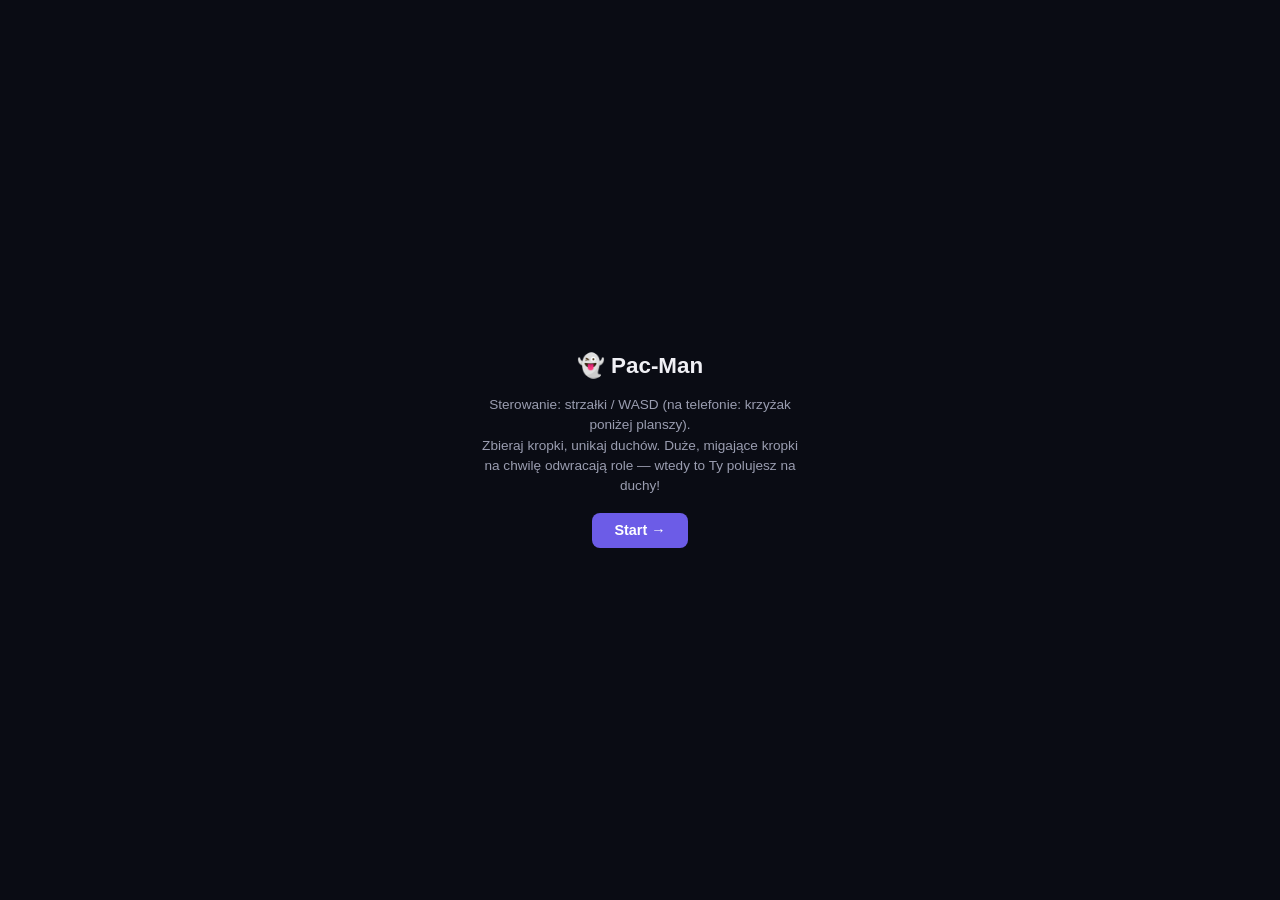
<file: games/pacman/index.html>
<!DOCTYPE html>
<html lang="pl">
<head>
<meta charset="UTF-8">
<meta name="viewport" content="width=device-width, initial-scale=1.0, maximum-scale=1.0, user-scalable=no">
<title>Pac-Man</title>
<style>
  * { box-sizing: border-box; -webkit-tap-highlight-color: transparent; }
  html, body { margin: 0; height: 100%; font-family: -apple-system, "Segoe UI", Roboto, sans-serif; overscroll-behavior: none; }
  body { display: flex; flex-direction: column; background: #0a0c14; color: #f0f0f5; }

  #start-screen { flex: 1; display: flex; flex-direction: column; align-items: center; justify-content: center; gap: 1rem; padding: 1.5rem; text-align: center; }
  #start-screen.is-hidden { display: none; }
  #start-screen h1 { margin: 0; font-size: 1.4rem; }
  #start-screen p { margin: 0; color: #9a9db0; font-size: 0.85rem; max-width: 320px; line-height: 1.5; }
  .btn { display: inline-flex; align-items: center; justify-content: center; padding: 0.6rem 1.4rem; border-radius: 8px; border: none; font-size: 0.9rem; font-weight: 700; cursor: pointer; background: #6c5ce7; color: #fff; }

  #game-screen { flex: 1; display: none; flex-direction: column; min-height: 0; }
  #game-screen.is-active { display: flex; }

  #hud { display: flex; align-items: center; justify-content: space-between; padding: 0.5rem 0.8rem; background: #0a0c14; border-bottom: 1px solid #23273a; font-size: 0.8rem; gap: 0.6rem; }
  #hud .hud-left { display: flex; align-items: center; gap: 0.6rem; }
  #lives { display: flex; gap: 0.25rem; }
  #lives svg { width: 16px; height: 16px; }
  #hud button { background: transparent; border: 1px solid #2a2e3f; color: #9a9db0; border-radius: 6px; padding: 0.3rem 0.6rem; font-size: 0.7rem; cursor: pointer; }

  #canvas-wrap { flex: 1; display: flex; align-items: center; justify-content: center; position: relative; min-height: 0; padding: 0.5rem; }
  #game-canvas { max-width: 100%; max-height: 100%; background: #04050a; border-radius: 8px; touch-action: none; }

  #message-overlay { position: absolute; left: 50%; top: 50%; transform: translate(-50%, -50%); background: rgba(10,12,20,0.92); border-radius: 12px; padding: 1rem 1.6rem; text-align: center; display: none; }
  #message-overlay.is-visible { display: block; }
  #message-overlay h2 { margin: 0 0 0.4rem; font-size: 1.15rem; }
  #message-overlay p { margin: 0 0 0.6rem; font-size: 0.8rem; color: #9a9db0; }
  #message-overlay .btn { display: none; }
  #message-overlay.has-action .btn { display: inline-flex; }

  #dpad { position: relative; width: 130px; height: 130px; margin: 0.4rem auto 0.8rem; }
  #dpad button { position: absolute; width: 42px; height: 42px; border-radius: 10px; border: none; background: rgba(255,255,255,0.08); color: #f0f0f5; font-size: 1.1rem; display: flex; align-items: center; justify-content: center; touch-action: none; user-select: none; }
  #dpad button:active, #dpad button.is-active { background: #6c5ce7; }
  #dpad .d-up { left: 44px; top: 0; }
  #dpad .d-down { left: 44px; top: 88px; }
  #dpad .d-left { left: 0; top: 44px; }
  #dpad .d-right { left: 88px; top: 44px; }
</style>
</head>
<body>

<div id="boot-error"></div>
<script>
// Registered before the game script runs, so it also catches a parse error
// in that script tag (which would otherwise just leave the page silently
// blank — no console visible on a phone, so "nothing happens" is all a
// player can report). Shows the actual error message on the page instead.
window.addEventListener('error', function (e) {
  var box = document.getElementById('boot-error');
  if (!box) return;
  box.style.cssText = 'position:fixed;inset:0;z-index:9999;background:#1a0a0a;color:#ff8a8a;' +
    'font:13px/1.5 -apple-system,sans-serif;padding:1.2rem;overflow:auto;white-space:pre-wrap;';
  var msg = (e.message || 'Nieznany błąd') +
    (e.filename ? '\n' + e.filename + ':' + e.lineno + ':' + e.colno : '');
  box.textContent = '⚠️ Błąd uruchamiania gry:\n\n' + msg +
    '\n\nPrześlij ten tekst, żeby dało się to naprawić.';
});
</script>

<div id="start-screen">
  <h1>👻 Pac-Man</h1>
  <p>
    Sterowanie: strzałki / WASD (na telefonie: krzyżak poniżej planszy).<br>
    Zbieraj kropki, unikaj duchów. Duże, migające kropki na chwilę odwracają role —
    wtedy to Ty polujesz na duchy!
  </p>
  <button class="btn" id="start-btn" type="button">Start →</button>
</div>

<div id="game-screen">
  <div id="hud">
    <div class="hud-left">
      <span id="level-label">Poziom 1/3</span>
      <span id="score-label">Wynik: 0</span>
      <div id="lives"></div>
    </div>
    <button type="button" id="restart-btn">Od nowa</button>
  </div>

  <div id="canvas-wrap">
    <canvas id="game-canvas"></canvas>
    <div id="message-overlay">
      <h2 id="message-title"></h2>
      <p id="message-text"></p>
      <button class="btn" id="overlay-btn" type="button">Od nowa</button>
    </div>
  </div>

  <div id="dpad">
    <button type="button" class="d-up" data-dir="up" aria-label="Góra">▲</button>
    <button type="button" class="d-down" data-dir="down" aria-label="Dół">▼</button>
    <button type="button" class="d-left" data-dir="left" aria-label="Lewo">◀</button>
    <button type="button" class="d-right" data-dir="right" aria-label="Prawo">▶</button>
  </div>
</div>

<script>
(function () {
  var CELL = 24;
  var WALL = '#', DOT = '.', POWER = 'o', EMPTY = ' ';
  var PLAYER_SPEED = 88;      // px/sec
  var GHOST_FRIGHT_SPEED = 55;
  var GHOST_COLORS = ['#e74c3c', '#ff8fd0', '#00cec9'];
  var DIRS = {
    up: { dx: 0, dy: -1 }, down: { dx: 0, dy: 1 },
    left: { dx: -1, dy: 0 }, right: { dx: 1, dy: 0 },
    none: { dx: 0, dy: 0 },
  };

  // Six levels, one per classic maze in the reference sheet, in the same
  // order: Original Prototype, Pac-Man, Ms. Pac-Man (1)-(4). Each has its own
  // block layout (see MAZE_BLOCKS below) but the same wall colour as before,
  // the same ghost-house/tunnel mechanics, and gets a little faster/harder.
  var LEVELS = [
    { name: 'Original Prototype', ghostSpeed: 76, frightMs: 7000 },
    { name: 'Pac-Man', ghostSpeed: 82, frightMs: 6500 },
    { name: 'Ms. Pac-Man (1)', ghostSpeed: 88, frightMs: 6000 },
    { name: 'Ms. Pac-Man (2)', ghostSpeed: 93, frightMs: 5500 },
    { name: 'Ms. Pac-Man (3)', ghostSpeed: 98, frightMs: 5000 },
    { name: 'Ms. Pac-Man (4)', ghostSpeed: 104, frightMs: 4500 },
  ];

  // Fixed grid size for every level (COLS/ROWS odd so there's a true centre
  // column/row to mirror the layout around). TUNNEL_ROW/PLAYER_START sit on
  // odd rows/cols so they land on real maze "cells" (see buildMaze).
  var COLS = 23, ROWS = 25, TUNNEL_ROW = 13, CENTER_COL = 11;
  var CANVAS_W = COLS * CELL, CANVAS_H = ROWS * CELL;
  var GHOST_START = [
    { col: CENTER_COL - 1, row: 10 },
    { col: CENTER_COL, row: 10 },
    { col: CENTER_COL + 1, row: 10 },
  ];
  var PLAYER_START = { col: CENTER_COL, row: 17 };
  // The ghost-house door + interior — off-limits to the player (ghosts-only).
  var HOUSE_CELLS = {};
  HOUSE_CELLS['9,' + CENTER_COL] = 1;
  HOUSE_CELLS['10,' + (CENTER_COL - 1)] = 1;
  HOUSE_CELLS['10,' + CENTER_COL] = 1;
  HOUSE_CELLS['10,' + (CENTER_COL + 1)] = 1;
  var GHOST_SPEED, FRIGHT_MS;

  function loadLevelConfig(index) {
    var lvl = LEVELS[index];
    GHOST_SPEED = lvl.ghostSpeed;
    FRIGHT_MS = lvl.frightMs;
  }

  // Deterministic per-level PRNG (mulberry32) — same seed always produces the
  // same maze for that level, but each level looks different from the others.
  function mulberry32(seed) {
    return function () {
      seed |= 0; seed = (seed + 0x6D2B79F5) | 0;
      var t = Math.imul(seed ^ (seed >>> 15), 1 | seed);
      t = (t + Math.imul(t ^ (t >>> 7), 61 | t)) ^ t;
      return ((t ^ (t >>> 14)) >>> 0) / 4294967296;
    };
  }

  // Maze generation: a real randomized-backtracker maze carved on a lattice of
  // "cell" nodes at every ODD (row, col) — the standard technique for a maze
  // where every corridor is guaranteed exactly one tile wide (the previous,
  // hand-placed-rectangle version could leave open 2x2+ "rooms" wherever two
  // rectangles didn't quite meet). It's a spanning tree by construction, so
  // every node is reachable — plus a handful of extra random edges so it's
  // not a pure tree (some loops, like a real maze), while still keeping
  // plenty of genuine dead ends. Only the left half + centre column is
  // generated; the right half is an exact mirror, so the result is always
  // left-right symmetric. The ghost-house footprint is carved separately and
  // explicitly excluded from the generated lattice so the two never conflict.
  function buildMaze() {
    var g = [];
    for (var r = 0; r < ROWS; r++) {
      var row = [];
      for (var c = 0; c < COLS; c++) row.push(WALL);
      g.push(row);
    }

    function inHouseZone(r, c) {
      return r >= 8 && r <= 12 && c >= CENTER_COL - 2 && c <= CENTER_COL + 2;
    }

    var nodeRows = [];
    for (var r0 = 1; r0 <= ROWS - 2; r0 += 2) nodeRows.push(r0);
    var nodeCols = [];
    for (var c0 = 1; c0 <= CENTER_COL; c0 += 2) nodeCols.push(c0);

    nodeRows.forEach(function (r) {
      nodeCols.forEach(function (c) {
        if (!inHouseZone(r, c)) g[r][c] = DOT;
      });
    });

    function neighborsOf(r, c) {
      var out = [];
      [[r - 2, c], [r + 2, c], [r, c - 2], [r, c + 2]].forEach(function (n) {
        var nr = n[0], nc = n[1];
        if (nr < 1 || nr > ROWS - 2 || nc < 1 || nc > CENTER_COL) return;
        if (inHouseZone(nr, nc) || inHouseZone(r, c)) return;
        out.push(n);
      });
      return out;
    }

    var rng = mulberry32(2026 + levelIndex * 97);
    function shuffle(arr) {
      for (var i = arr.length - 1; i > 0; i--) {
        var j = Math.floor(rng() * (i + 1));
        var t = arr[i]; arr[i] = arr[j]; arr[j] = t;
      }
      return arr;
    }
    function key(r, c) { return r + ',' + c; }

    // Randomized recursive backtracker (iterative, own stack).
    var startRow = nodeRows[Math.floor(nodeRows.length / 2)];
    var visited = {};
    visited[key(startRow, 1)] = true;
    var stack = [[startRow, 1]];
    while (stack.length) {
      var cur = stack[stack.length - 1];
      var opts = shuffle(neighborsOf(cur[0], cur[1])).filter(function (n) { return !visited[key(n[0], n[1])]; });
      if (!opts.length) { stack.pop(); continue; }
      var next = opts[0];
      g[(cur[0] + next[0]) / 2][(cur[1] + next[1]) / 2] = DOT;
      visited[key(next[0], next[1])] = true;
      stack.push(next);
    }

    // A few extra edges so it isn't a pure tree (adds some loops/variety
    // while most of the maze stays genuine dead-end corridors).
    var allNodes = [];
    nodeRows.forEach(function (r) { nodeCols.forEach(function (c) { if (!inHouseZone(r, c)) allNodes.push([r, c]); }); });
    shuffle(allNodes);
    var extra = Math.floor(allNodes.length * 0.15);
    for (var i = 0; i < allNodes.length && extra > 0; i++) {
      var opts2 = neighborsOf(allNodes[i][0], allNodes[i][1]);
      for (var j = 0; j < opts2.length; j++) {
        var mr = (allNodes[i][0] + opts2[j][0]) / 2, mc = (allNodes[i][1] + opts2[j][1]) / 2;
        if (g[mr][mc] === WALL) { g[mr][mc] = DOT; extra--; break; }
      }
    }

    // Mirror the left half (+ centre column) onto the right half.
    for (var rr = 0; rr < ROWS; rr++) {
      for (var cc = 0; cc <= CENTER_COL; cc++) g[rr][COLS - 1 - cc] = g[rr][cc];
    }

    // Border, with a tunnel opening at the middle row.
    for (var r1 = 0; r1 < ROWS; r1++) { g[r1][0] = WALL; g[r1][COLS - 1] = WALL; }
    for (var c1 = 0; c1 < COLS; c1++) { g[0][c1] = WALL; g[ROWS - 1][c1] = WALL; }
    g[TUNNEL_ROW][0] = EMPTY; g[TUNNEL_ROW][COLS - 1] = EMPTY;

    // Ghost house: door on row 9, a 3-wide interior room on row 10, closed
    // floor on row 11, connected to the maze by forcing its approach (row 8)
    // open — the lattice above (row 7) already reaches every other node by
    // construction, so this reconnects the hand-built house to it.
    g[8][CENTER_COL] = DOT;
    g[9][CENTER_COL] = EMPTY; // door
    g[10][CENTER_COL - 1] = EMPTY; g[10][CENTER_COL] = EMPTY; g[10][CENTER_COL + 1] = EMPTY;

    // Power pellets near the four corners (all real maze nodes).
    g[1][1] = POWER; g[1][COLS - 2] = POWER;
    g[ROWS - 2][1] = POWER; g[ROWS - 2][COLS - 2] = POWER;

    return g;
  }

  function isWallCell(grid, col, row) {
    if (row < 0 || row >= ROWS) return true;
    if (col < 0 || col >= COLS) return row !== TUNNEL_ROW;
    return grid[row][col] === WALL;
  }

  function canMoveDir(grid, col, row, dir, isPlayer) {
    if (!dir || (dir.dx === 0 && dir.dy === 0)) return false;
    var nc = col + dir.dx, nr = row + dir.dy;
    if (nr === TUNNEL_ROW && (nc < 0 || nc >= COLS)) return true;
    if (nc < 0 || nc >= COLS || nr < 0 || nr >= ROWS) return false;
    if (isWallCell(grid, nc, nr)) return false;
    if (isPlayer && HOUSE_CELLS[nr + ',' + nc]) return false;
    return true;
  }

  function bfsNextStep(grid, startCol, startRow, targetCol, targetRow) {
    if (startCol === targetCol && startRow === targetRow) return DIRS.none;
    var order = [DIRS.up, DIRS.down, DIRS.left, DIRS.right];
    var visited = {};
    visited[startRow * COLS + startCol] = true;
    var queue = [{ col: startCol, row: startRow, first: null }];
    var qi = 0;
    while (qi < queue.length) {
      var cur = queue[qi++];
      for (var i = 0; i < order.length; i++) {
        var d = order[i];
        var nc = cur.col + d.dx, nr = cur.row + d.dy;
        if (nr === TUNNEL_ROW) {
          if (nc < 0) nc = COLS - 1;
          else if (nc >= COLS) nc = 0;
        }
        if (nc < 0 || nc >= COLS || nr < 0 || nr >= ROWS) continue;
        if (isWallCell(grid, nc, nr)) continue;
        var key = nr * COLS + nc;
        if (visited[key]) continue;
        visited[key] = true;
        var firstDir = cur.first || d;
        if (nc === targetCol && nr === targetRow) return firstDir;
        queue.push({ col: nc, row: nr, first: firstDir });
      }
    }
    return null;
  }

  function countPellets(grid) {
    var n = 0;
    for (var r = 0; r < ROWS; r++) {
      for (var c = 0; c < COLS; c++) {
        if (grid[r][c] === DOT || grid[r][c] === POWER) n++;
      }
    }
    return n;
  }

  // ---------- DOM ----------

  var startScreen = document.getElementById('start-screen');
  var gameScreen = document.getElementById('game-screen');
  var canvas = document.getElementById('game-canvas');
  var ctx = canvas.getContext('2d');
  var levelLabel = document.getElementById('level-label');
  var scoreLabel = document.getElementById('score-label');
  var livesEl = document.getElementById('lives');
  var startBtn = document.getElementById('start-btn');
  var restartBtn = document.getElementById('restart-btn');
  var overlay = document.getElementById('message-overlay');
  var overlayTitle = document.getElementById('message-title');
  var overlayText = document.getElementById('message-text');
  var overlayBtn = document.getElementById('overlay-btn');

  var grid, pelletsLeft, score, lives, player, ghosts, phase, phaseTimer, frightTimer, running, lastTime, levelIndex;

  function heartSvg() {
    return '<svg viewBox="0 0 20 20"><path d="M10 16l-6-5.2C2 8.8 2 5.8 4.4 4.6 6.2 3.7 8.4 4.4 10 6.4c1.6-2 3.8-2.7 5.6-1.8C18 5.8 18 8.8 16 10.8z" fill="#f1c40f"/></svg>';
  }

  function renderLives() {
    livesEl.innerHTML = '';
    for (var i = 0; i < lives; i++) livesEl.innerHTML += heartSvg();
  }

  function newPlayer() {
    var c = PLAYER_START.col, r = PLAYER_START.row;
    return { col: c, row: r, x: c * CELL + CELL / 2, y: r * CELL + CELL / 2, dir: DIRS.none, queuedDir: DIRS.none, mouthT: 0, isPlayer: true };
  }

  function newGhosts() {
    return GHOST_START.map(function (s, i) {
      return {
        col: s.col, row: s.row, x: s.col * CELL + CELL / 2, y: s.row * CELL + CELL / 2,
        dir: DIRS.up, color: GHOST_COLORS[i], frightened: false, eaten: false,
        releaseAt: i * 900,
      };
    });
  }

  function resetPositions() {
    player = newPlayer();
    ghosts = newGhosts();
    frightTimer = 0;
  }

  function showOverlay(title, text, withAction) {
    overlayTitle.textContent = title;
    overlayText.textContent = text;
    overlay.classList.toggle('has-action', !!withAction);
    overlay.classList.add('is-visible');
  }
  function hideOverlay() {
    overlay.classList.remove('is-visible');
  }

  function loseLife() {
    lives -= 1;
    renderLives();
    if (lives <= 0) {
      running = false;
      phase = 'gameover';
      showOverlay('Koniec gry', 'Wynik: ' + score + '. Duchy Cię dopadły.', true);
      return;
    }
    phase = 'life-lost';
    phaseTimer = 1100;
    resetPositions();
  }

  function winGame() {
    running = false;
    phase = 'win';
    showOverlay('🎉 Wygrana!', 'Ukończyłeś wszystkie ' + LEVELS.length + ' poziomy! Wynik: ' + score + '.', true);
  }

  // Loads a level's maze + entities (keeping score/lives as-is — used both for
  // the very first level of a new game and for advancing after clearing one).
  function loadLevel(index) {
    levelIndex = index;
    loadLevelConfig(levelIndex);
    canvas.width = CANVAS_W;
    canvas.height = CANVAS_H;
    levelLabel.textContent = 'Poziom ' + (levelIndex + 1) + '/' + LEVELS.length;
    grid = buildMaze();
    pelletsLeft = countPellets(grid);
    resetPositions();
    phase = 'ready';
    phaseTimer = 1100;
    hideOverlay();
  }

  function levelComplete() {
    if (levelIndex < LEVELS.length - 1) {
      running = false;
      showOverlay('Poziom ukończony!', 'Za chwilę poziom ' + (levelIndex + 2) + '…');
      setTimeout(function () {
        loadLevel(levelIndex + 1);
        running = true;
        lastTime = null;
        requestAnimationFrame(tick);
      }, 1400);
    } else {
      winGame();
    }
  }

  function startRound() {
    score = 0;
    lives = 3;
    renderLives();
    scoreLabel.textContent = 'Wynik: 0';
    loadLevel(0);
    running = true;
    lastTime = null;
    requestAnimationFrame(tick);
  }

  // ---------- Update ----------

  // Walks the movement budget (speed*dt) cell-by-cell toward an authoritative
  // e.col/e.row, instead of re-deriving the "current cell" from e.x/e.y via
  // Math.floor every frame. That re-derivation was the bug: once the entity was
  // near a cell's centre, Math.floor kept resolving to that SAME cell for
  // several frames, so it re-"snapped" to the same centre and only crept a
  // tiny leftover distance away each time — a stable back-and-forth loop that
  // never actually crossed into the next cell. Tracking the target cell
  // explicitly (and only advancing e.col/e.row on real arrival) makes the
  // remaining distance strictly decrease every frame, so it can't get stuck.
  // desiredDirFn is called fresh every time the entity reaches a decision point
  // (not once per frame) — important for ghosts, whose desired direction is
  // itself a function of position: recomputing it only once per frame meant
  // that a ghost arriving at a turn mid-frame used the STALE direction from
  // before it arrived, which (when that stale direction still happened to be
  // a legal, non-wall move) let it sail one cell past the correct turn and
  // only correct course on the next recompute — a one-cell overshoot-and-
  // correct that looked like aimless back-and-forth wandering instead of a
  // chase. The player's queuedDir doesn't need this (it's a plain field, so
  // "calling" it is just as fresh either way), but every caller now passes a
  // function for consistency.
  function stepEntity(e, dt, speed, desiredDirFn) {
    var isPlayer = !!e.isPlayer;
    var remaining = speed * dt;
    var guard = 0; // safety net against any unforeseen non-terminating case
    while (remaining > 0 && guard++ < 20) {
      // e.col/e.row is always the authoritative "last cell fully arrived at" —
      // true on the very first iteration (spawn position) and true again after
      // every arrival below. So the direction decision always happens BEFORE
      // any movement toward a new target, from a position we know is legal:
      // prefer the freshest desired direction if it's open, else keep going
      // straight if that's still open, else stop. This also fixes a second bug
      // where an entity would start walking toward a target cell using its
      // OLD e.dir without first checking that direction was even legal from
      // here — e.g. a ghost spawned facing a direction that happened to be a
      // wall just sat there never picking a new one, since validation only
      // used to happen after arriving somewhere (which it could never do).
      var desiredDir = desiredDirFn();
      if (desiredDir && canMoveDir(grid, e.col, e.row, desiredDir, isPlayer)) e.dir = desiredDir;
      else if (!canMoveDir(grid, e.col, e.row, e.dir, isPlayer)) e.dir = DIRS.none;
      if (e.dir.dx === 0 && e.dir.dy === 0) break;

      var tCol = e.col + e.dir.dx, tRow = e.row + e.dir.dy; // may be -1/COLS at the tunnel row, fixed up on arrival
      var tx = tCol * CELL + CELL / 2, ty = tRow * CELL + CELL / 2;
      var dist = e.dir.dx ? Math.abs(tx - e.x) : Math.abs(ty - e.y);
      if (dist > remaining) {
        e.x += e.dir.dx * remaining;
        e.y += e.dir.dy * remaining;
        remaining = 0;
      } else {
        e.x = tx; e.y = ty; e.col = tCol; e.row = tRow;
        remaining -= dist;
        if (e.row === TUNNEL_ROW) {
          if (e.col < 0) { e.col = COLS - 1; e.x = e.col * CELL + CELL / 2; }
          else if (e.col >= COLS) { e.col = 0; e.x = e.col * CELL + CELL / 2; }
        }
        // loop again: next iteration re-validates direction fresh from the new cell
      }
    }
  }

  function updatePlayer(dt) {
    stepEntity(player, dt, PLAYER_SPEED, function () { return player.queuedDir; });
    player.mouthT += dt;

    var col = Math.round((player.x - CELL / 2) / CELL);
    var row = Math.round((player.y - CELL / 2) / CELL);
    if (row >= 0 && row < ROWS && col >= 0 && col < COLS) {
      var cell = grid[row][col];
      if (cell === DOT) {
        grid[row][col] = EMPTY;
        score += 10;
        pelletsLeft -= 1;
        scoreLabel.textContent = 'Wynik: ' + score;
        if (pelletsLeft <= 0) { levelComplete(); return; }
      } else if (cell === POWER) {
        grid[row][col] = EMPTY;
        score += 50;
        pelletsLeft -= 1;
        scoreLabel.textContent = 'Wynik: ' + score;
        frightTimer = FRIGHT_MS;
        ghosts.forEach(function (g) { if (!g.eaten) g.frightened = true; });
        if (pelletsLeft <= 0) { winGame(); return; }
      }
    }
  }

  function ghostDesiredDir(g) {
    if (g.eaten) {
      return bfsNextStep(grid, g.col, g.row, GHOST_START[1].col, GHOST_START[1].row) || g.dir;
    }
    if (g.frightened) {
      var opts = [DIRS.up, DIRS.down, DIRS.left, DIRS.right].filter(function (d) {
        if (d.dx === -g.dir.dx && d.dy === -g.dir.dy) return false; // avoid reversing
        return canMoveDir(grid, g.col, g.row, d);
      });
      if (!opts.length) opts = [DIRS.up, DIRS.down, DIRS.left, DIRS.right].filter(function (d) { return canMoveDir(grid, g.col, g.row, d); });
      return opts.length ? opts[Math.floor(Math.random() * opts.length)] : g.dir;
    }
    var playerCol = Math.round((player.x - CELL / 2) / CELL);
    var playerRow = Math.round((player.y - CELL / 2) / CELL);
    return bfsNextStep(grid, g.col, g.row, playerCol, playerRow) || g.dir;
  }

  function updateGhosts(dt, elapsedMs) {
    ghosts.forEach(function (g) {
      if (elapsedMs < g.releaseAt) return; // still waiting in the house
      if (g.eaten && g.col === GHOST_START[1].col && g.row === GHOST_START[1].row) {
        g.eaten = false;
        g.frightened = false;
      }
      var speed = g.eaten ? GHOST_SPEED * 1.6 : (g.frightened ? GHOST_FRIGHT_SPEED : GHOST_SPEED);
      stepEntity(g, dt, speed, function () { return ghostDesiredDir(g); });
    });
  }

  function checkCollisions() {
    ghosts.forEach(function (g) {
      if (g.eaten) return;
      var d = Math.hypot(player.x - g.x, player.y - g.y);
      if (d < CELL * 0.55) {
        if (g.frightened) {
          g.eaten = true;
          g.frightened = false;
          score += 200;
          scoreLabel.textContent = 'Wynik: ' + score;
        } else {
          loseLife();
        }
      }
    });
  }

  function update(dt, ts) {
    if (phase === 'ready' || phase === 'life-lost') {
      phaseTimer -= dt * 1000;
      if (phaseTimer <= 0) phase = 'playing';
      return;
    }
    if (phase !== 'playing') return;

    if (frightTimer > 0) {
      frightTimer -= dt * 1000;
      if (frightTimer <= 0) {
        frightTimer = 0;
        ghosts.forEach(function (g) { g.frightened = false; });
      }
    }

    updatePlayer(dt);
    if (phase !== 'playing') return;
    updateGhosts(dt, ts - roundStartTs);
    checkCollisions();
  }

  // ---------- Draw ----------

  function fillRoundedRect(x, y, w, h, r) {
    ctx.beginPath();
    ctx.moveTo(x + r, y);
    ctx.lineTo(x + w - r, y);
    ctx.arcTo(x + w, y, x + w, y + r, r);
    ctx.lineTo(x + w, y + h - r);
    ctx.arcTo(x + w, y + h, x + w - r, y + h, r);
    ctx.lineTo(x + r, y + h);
    ctx.arcTo(x, y + h, x, y + h - r, r);
    ctx.lineTo(x, y + r);
    ctx.arcTo(x, y, x + r, y, r);
    ctx.closePath();
    ctx.fill();
  }

  function drawMaze() {
    for (var r = 0; r < ROWS; r++) {
      for (var c = 0; c < COLS; c++) {
        var cell = grid[r][c];
        var x = c * CELL, y = r * CELL;
        if (cell === WALL) {
          ctx.fillStyle = '#2c3ea3';
          fillRoundedRect(x + 1.5, y + 1.5, CELL - 3, CELL - 3, 5);
        } else if (cell === DOT) {
          ctx.fillStyle = '#f5d59a';
          ctx.beginPath();
          ctx.arc(x + CELL / 2, y + CELL / 2, 2.4, 0, Math.PI * 2);
          ctx.fill();
        } else if (cell === POWER) {
          var pulse = 3.5 + Math.sin(performance.now() / 150) * 1.4;
          ctx.fillStyle = '#f5d59a';
          ctx.beginPath();
          ctx.arc(x + CELL / 2, y + CELL / 2, pulse, 0, Math.PI * 2);
          ctx.fill();
        }
      }
    }
  }

  function dirAngle(dir) {
    if (dir === DIRS.right) return 0;
    if (dir === DIRS.down) return Math.PI / 2;
    if (dir === DIRS.left) return Math.PI;
    if (dir === DIRS.up) return -Math.PI / 2;
    return 0;
  }

  function drawPlayer() {
    var r = CELL * 0.42;
    var moving = player.dir !== DIRS.none;
    var mouth = moving ? (Math.abs(Math.sin(player.mouthT * 9)) * 0.45 + 0.06) : 0.06;
    var angle = dirAngle(player.dir === DIRS.none ? (player.lastDir || DIRS.right) : (player.lastDir = player.dir));
    ctx.fillStyle = '#f1c40f';
    ctx.beginPath();
    ctx.moveTo(player.x, player.y);
    ctx.arc(player.x, player.y, r, angle + mouth, angle - mouth + Math.PI * 2);
    ctx.closePath();
    ctx.fill();
  }

  function drawGhost(g) {
    var r = CELL * 0.42;
    var x = g.x, y = g.y;
    var blinking = g.frightened && frightTimer < 2000 && Math.floor(performance.now() / 200) % 2 === 0;
    var bodyColor = g.eaten ? 'rgba(255,255,255,0.35)' : (g.frightened ? (blinking ? '#dfe6e9' : '#3742fa') : g.color);

    if (!g.eaten) {
      ctx.fillStyle = bodyColor;
      ctx.beginPath();
      ctx.arc(x, y - r * 0.1, r, Math.PI, 0, false);
      ctx.lineTo(x + r, y + r * 0.7);
      var bumps = 4;
      for (var i = 0; i < bumps; i++) {
        var bx1 = x + r - (i * 2 * r) / bumps;
        var bx2 = x + r - ((i + 0.5) * 2 * r) / bumps;
        var by = i % 2 === 0 ? y + r * 0.95 : y + r * 0.65;
        ctx.quadraticCurveTo(bx2, by, bx1 - (r / bumps), y + r * 0.7);
      }
      ctx.lineTo(x - r, y + r * 0.7);
      ctx.closePath();
      ctx.fill();
    }

    var eyeDx = g.dir.dx, eyeDy = g.dir.dy;
    var eyeOffX = r * 0.32, eyeOffY = -r * 0.08;
    [-1, 1].forEach(function (side) {
      var ex = x + side * eyeOffX, ey = y + eyeOffY;
      ctx.fillStyle = '#ffffff';
      ctx.beginPath();
      ctx.arc(ex, ey, r * 0.24, 0, Math.PI * 2);
      ctx.fill();
      ctx.fillStyle = g.frightened && !blinking ? '#3742fa' : '#0a0c14';
      ctx.beginPath();
      ctx.arc(ex + eyeDx * r * 0.1, ey + eyeDy * r * 0.1, r * 0.11, 0, Math.PI * 2);
      ctx.fill();
    });
  }

  function draw() {
    ctx.clearRect(0, 0, CANVAS_W, CANVAS_H);
    drawMaze();
    ghosts.forEach(drawGhost);
    drawPlayer();
  }

  var roundStartTs = 0;

  function tick(ts) {
    if (!running) return;
    if (lastTime === null) { lastTime = ts; roundStartTs = ts; }
    var dt = Math.min((ts - lastTime) / 1000, 0.05);
    lastTime = ts;
    update(dt, ts);
    draw();
    requestAnimationFrame(tick);
  }

  // ---------- Input ----------

  function setQueuedDir(dir) {
    if (player) player.queuedDir = dir;
  }

  document.addEventListener('keydown', function (e) {
    var k = e.key.toLowerCase();
    if (k === 'arrowup' || k === 'w') { setQueuedDir(DIRS.up); e.preventDefault(); }
    else if (k === 'arrowdown' || k === 's') { setQueuedDir(DIRS.down); e.preventDefault(); }
    else if (k === 'arrowleft' || k === 'a') { setQueuedDir(DIRS.left); e.preventDefault(); }
    else if (k === 'arrowright' || k === 'd') { setQueuedDir(DIRS.right); e.preventDefault(); }
  });

  document.querySelectorAll('#dpad button').forEach(function (btn) {
    var dir = DIRS[btn.dataset.dir];
    var press = function (e) { e.preventDefault(); btn.classList.add('is-active'); setQueuedDir(dir); };
    var release = function () { btn.classList.remove('is-active'); };
    btn.addEventListener('pointerdown', press);
    btn.addEventListener('pointerup', release);
    btn.addEventListener('pointerleave', release);
    btn.addEventListener('pointercancel', release);
  });

  startBtn.addEventListener('click', function () {
    startScreen.classList.add('is-hidden');
    gameScreen.classList.add('is-active');
    startRound();
  });
  restartBtn.addEventListener('click', function () {
    running = false;
    startRound();
  });
  overlayBtn.addEventListener('click', function () {
    running = false;
    startRound();
  });
})();
</script>
</body>
</html>
</file>
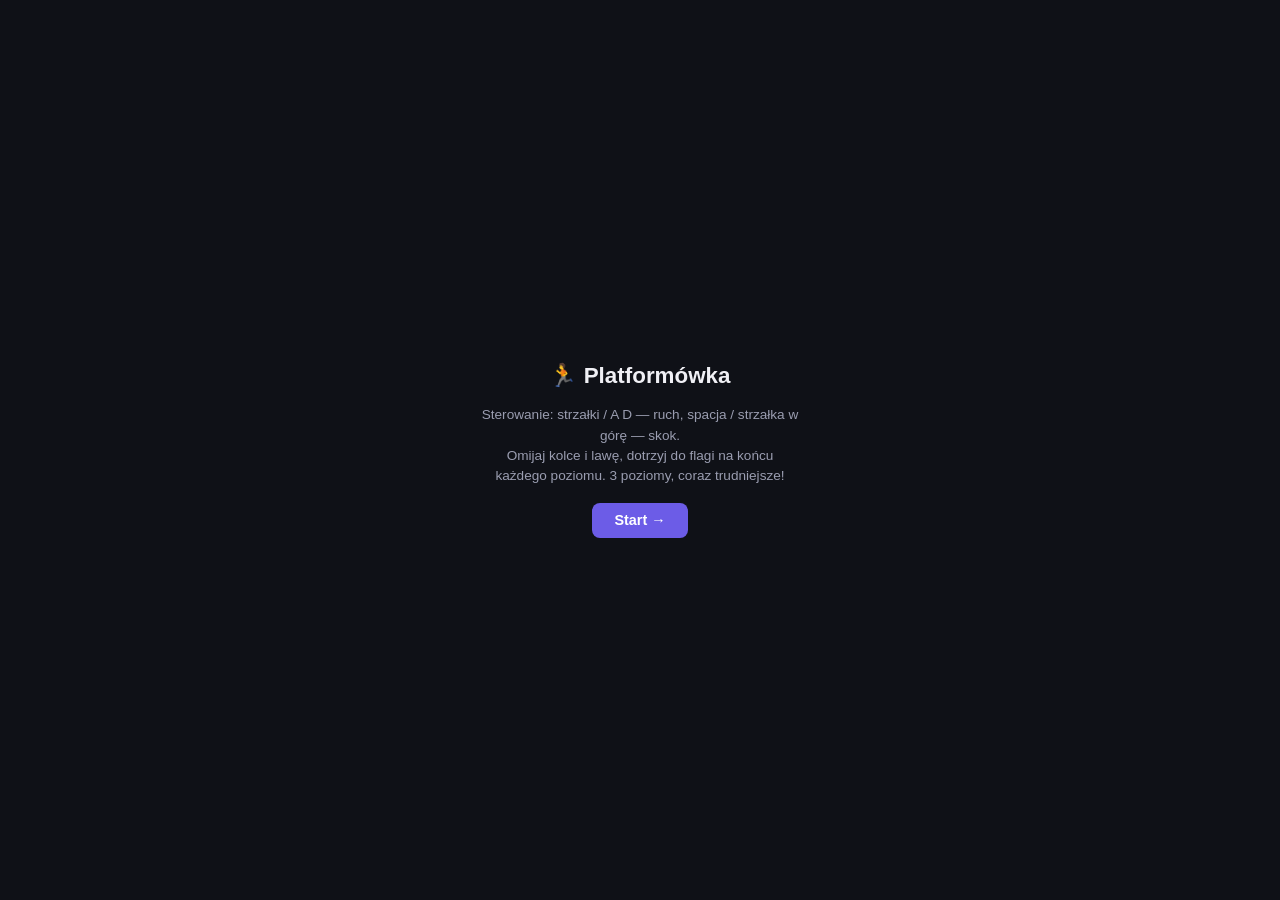
<file: games/platformer/index.html>
<!DOCTYPE html>
<html lang="pl">
<head>
<meta charset="UTF-8">
<meta name="viewport" content="width=device-width, initial-scale=1.0, maximum-scale=1.0, user-scalable=no">
<title>Platformówka</title>
<style>
  * { box-sizing: border-box; -webkit-tap-highlight-color: transparent; }
  html, body { margin: 0; height: 100%; font-family: -apple-system, "Segoe UI", Roboto, sans-serif; overscroll-behavior: none; }
  body { display: flex; flex-direction: column; background: #0f1117; color: #f0f0f5; }

  #start-screen { flex: 1; display: flex; flex-direction: column; align-items: center; justify-content: center; gap: 1rem; padding: 1.5rem; text-align: center; }
  #start-screen.is-hidden { display: none; }
  #start-screen h1 { margin: 0; font-size: 1.4rem; }
  #start-screen p { margin: 0; color: #9a9db0; font-size: 0.85rem; max-width: 320px; line-height: 1.5; }
  .btn { display: inline-flex; align-items: center; justify-content: center; padding: 0.6rem 1.4rem; border-radius: 8px; border: none; font-size: 0.9rem; font-weight: 700; cursor: pointer; background: #6c5ce7; color: #fff; }

  #game-screen { flex: 1; display: none; flex-direction: column; min-height: 0; }
  #game-screen.is-active { display: flex; }

  #hud { display: flex; align-items: center; justify-content: space-between; padding: 0.5rem 0.8rem; background: #0a0c14; border-bottom: 1px solid #23273a; font-size: 0.75rem; }
  #hud button { background: transparent; border: 1px solid #2a2e3f; color: #9a9db0; border-radius: 6px; padding: 0.3rem 0.6rem; font-size: 0.7rem; cursor: pointer; }

  #canvas-wrap { flex: 1; display: flex; align-items: center; justify-content: center; position: relative; min-height: 0; padding: 0.5rem; }
  #game-canvas { max-width: 100%; max-height: 100%; background: linear-gradient(#4a90d9, #bfe3ff); border-radius: 8px; image-rendering: pixelated; touch-action: none; }

  #message-overlay { position: absolute; left: 50%; top: 50%; transform: translate(-50%, -50%); background: rgba(10,12,20,0.9); border-radius: 12px; padding: 1rem 1.6rem; text-align: center; display: none; }
  #message-overlay.is-visible { display: block; }
  #message-overlay h2 { margin: 0 0 0.4rem; font-size: 1.1rem; }
  #message-overlay p { margin: 0; font-size: 0.8rem; color: #9a9db0; }

  #touch-controls { display: flex; justify-content: space-between; align-items: center; padding: 0.6rem 1rem 1rem; }
  #touch-controls .side { display: flex; gap: 0.6rem; }
  #touch-controls button { width: 56px; height: 56px; border-radius: 14px; border: none; background: rgba(255,255,255,0.08); color: #f0f0f5; font-size: 1.3rem; display: flex; align-items: center; justify-content: center; touch-action: none; user-select: none; }
  #touch-controls button:active, #touch-controls button.is-active { background: #6c5ce7; }
  #btn-jump { width: 72px; height: 72px; font-size: 0.85rem; font-weight: 700; }
</style>
</head>
<body>

<div id="start-screen">
  <h1>🏃 Platformówka</h1>
  <p>
    Sterowanie: strzałki / A D — ruch, spacja / strzałka w górę — skok.<br>
    Omijaj kolce i lawę, dotrzyj do flagi na końcu każdego poziomu. 3 poziomy, coraz trudniejsze!
  </p>
  <button class="btn" id="start-btn" type="button">Start →</button>
</div>

<div id="game-screen">
  <div id="hud">
    <span id="level-label">Poziom 1 / 3</span>
    <button type="button" id="restart-btn">Od nowa</button>
  </div>

  <div id="canvas-wrap">
    <canvas id="game-canvas" width="480" height="360"></canvas>
    <div id="message-overlay">
      <h2 id="message-title"></h2>
      <p id="message-text"></p>
    </div>
  </div>

  <div id="touch-controls">
    <div class="side">
      <button type="button" id="btn-left" aria-label="Lewo">◀</button>
      <button type="button" id="btn-right" aria-label="Prawo">▶</button>
    </div>
    <button type="button" id="btn-jump" aria-label="Skok">SKOK</button>
  </div>
</div>

<script>
(function () {
  var CANVAS_W = 480, CANVAS_H = 360;
  var GRAVITY = 1400, JUMP_VELOCITY = -480, MOVE_SPEED = 190;
  var PLAYER_W = 26, PLAYER_H = 26;

  var LEVELS = [
    {
      spawn: { x: 30, y: 300 },
      platforms: [
        { x: 0, y: 330, w: 120, h: 30 },
        { x: 190, y: 330, w: 110, h: 30 },
        { x: 370, y: 330, w: 110, h: 30 },
      ],
      spikes: [
        { x: 210, y: 310, w: 20, h: 20 },
      ],
      lava: [
        { x: 120, y: 345, w: 70, h: 15 },
      ],
      flag: { x: 440, y: 290, w: 16, h: 40 },
    },
    {
      spawn: { x: 20, y: 300 },
      platforms: [
        { x: 0, y: 330, w: 90, h: 30 },
        { x: 140, y: 290, w: 80, h: 20 },
        { x: 260, y: 250, w: 80, h: 20 },
        { x: 150, y: 200, w: 70, h: 20 },
        { x: 280, y: 150, w: 80, h: 20 },
        { x: 400, y: 190, w: 80, h: 20 },
      ],
      spikes: [
        { x: 160, y: 180, w: 20, h: 20 },
        { x: 295, y: 130, w: 20, h: 20 },
      ],
      lava: [
        { x: 90, y: 345, w: 50, h: 15 },
      ],
      flag: { x: 440, y: 150, w: 16, h: 40 },
    },
    {
      spawn: { x: 20, y: 300 },
      platforms: [
        { x: 0, y: 330, w: 70, h: 30 },
        { x: 110, y: 300, w: 50, h: 16 },
        { x: 200, y: 260, w: 50, h: 16 },
        { x: 290, y: 220, w: 50, h: 16 },
        { x: 200, y: 180, w: 50, h: 16 },
        { x: 110, y: 140, w: 50, h: 16 },
        { x: 200, y: 100, w: 50, h: 16 },
        { x: 320, y: 100, w: 50, h: 16 },
        { x: 400, y: 140, w: 80, h: 20 },
      ],
      spikes: [
        { x: 120, y: 280, w: 20, h: 20 },
        { x: 210, y: 240, w: 20, h: 20 },
        { x: 300, y: 200, w: 20, h: 20 },
        { x: 210, y: 160, w: 20, h: 20 },
        { x: 120, y: 120, w: 20, h: 20 },
        { x: 210, y: 80, w: 20, h: 20 },
      ],
      lava: [
        { x: 70, y: 345, w: 40, h: 15 },
      ],
      flag: { x: 440, y: 100, w: 16, h: 40 },
    },
  ];

  var startScreen = document.getElementById('start-screen');
  var gameScreen = document.getElementById('game-screen');
  var canvas = document.getElementById('game-canvas');
  var ctx = canvas.getContext('2d');
  var levelLabel = document.getElementById('level-label');
  var restartBtn = document.getElementById('restart-btn');
  var startBtn = document.getElementById('start-btn');
  var overlay = document.getElementById('message-overlay');
  var overlayTitle = document.getElementById('message-title');
  var overlayText = document.getElementById('message-text');

  var levelIndex = 0;
  var player = { x: 0, y: 0, vx: 0, vy: 0, onGround: false };
  var keys = { left: false, right: false, jump: false };
  var lastTime = null;
  var running = false;
  var overlayTimer = null;

  function rectsOverlap(a, b) {
    return a.x < b.x + b.w && a.x + a.w > b.x && a.y < b.y + b.h && a.y + a.h > b.y;
  }

  function fillRoundedRect(ctx, x, y, w, h, r) {
    ctx.beginPath();
    ctx.moveTo(x + r, y);
    ctx.lineTo(x + w - r, y);
    ctx.arcTo(x + w, y, x + w, y + r, r);
    ctx.lineTo(x + w, y + h - r);
    ctx.arcTo(x + w, y + h, x + w - r, y + h, r);
    ctx.lineTo(x + r, y + h);
    ctx.arcTo(x, y + h, x, y + h - r, r);
    ctx.lineTo(x, y + r);
    ctx.arcTo(x, y, x + r, y, r);
    ctx.closePath();
    ctx.fill();
  }

  function loadLevel(index) {
    var level = LEVELS[index];
    player.x = level.spawn.x;
    player.y = level.spawn.y;
    player.vx = 0;
    player.vy = 0;
    player.onGround = false;
    levelLabel.textContent = 'Poziom ' + (index + 1) + ' / ' + LEVELS.length;
    hideOverlay();
  }

  function respawn() {
    var level = LEVELS[levelIndex];
    player.x = level.spawn.x;
    player.y = level.spawn.y;
    player.vx = 0;
    player.vy = 0;
    flashOverlay('Ała!', 'Wracasz do początku poziomu.', 700);
  }

  function showOverlay(title, text) {
    overlayTitle.textContent = title;
    overlayText.textContent = text;
    overlay.classList.add('is-visible');
  }
  function hideOverlay() {
    overlay.classList.remove('is-visible');
    if (overlayTimer) { clearTimeout(overlayTimer); overlayTimer = null; }
  }
  function flashOverlay(title, text, ms) {
    showOverlay(title, text);
    if (overlayTimer) clearTimeout(overlayTimer);
    overlayTimer = setTimeout(hideOverlay, ms);
  }

  function completeLevel() {
    if (levelIndex < LEVELS.length - 1) {
      showOverlay('Poziom ukończony!', 'Za chwilę kolejny poziom…');
      running = false;
      setTimeout(function () {
        levelIndex += 1;
        loadLevel(levelIndex);
        running = true;
        lastTime = null;
        requestAnimationFrame(tick);
      }, 1200);
    } else {
      running = false;
      showOverlay('🎉 Ukończono grę!', 'Przeszedłeś wszystkie 3 poziomy. Kliknij „Od nowa”, żeby zagrać ponownie.');
    }
  }

  function update(dt) {
    var level = LEVELS[levelIndex];

    var dir = 0;
    if (keys.left) dir -= 1;
    if (keys.right) dir += 1;
    player.vx = dir * MOVE_SPEED;

    if (keys.jump && player.onGround) {
      player.vy = JUMP_VELOCITY;
      player.onGround = false;
    }

    player.vy += GRAVITY * dt;

    // Horizontal move + collision
    player.x += player.vx * dt;
    player.x = Math.max(0, Math.min(CANVAS_W - PLAYER_W, player.x));
    level.platforms.forEach(function (p) {
      var box = { x: player.x, y: player.y, w: PLAYER_W, h: PLAYER_H };
      if (rectsOverlap(box, p)) {
        if (player.vx > 0) player.x = p.x - PLAYER_W;
        else if (player.vx < 0) player.x = p.x + p.w;
      }
    });

    // Vertical move + collision
    player.y += player.vy * dt;
    player.onGround = false;
    level.platforms.forEach(function (p) {
      var box = { x: player.x, y: player.y, w: PLAYER_W, h: PLAYER_H };
      if (rectsOverlap(box, p)) {
        if (player.vy > 0) {
          player.y = p.y - PLAYER_H;
          player.vy = 0;
          player.onGround = true;
        } else if (player.vy < 0) {
          player.y = p.y + p.h;
          player.vy = 0;
        }
      }
    });

    var playerBox = { x: player.x, y: player.y, w: PLAYER_W, h: PLAYER_H };

    if (player.y > CANVAS_H) { respawn(); return; }
    var hit = level.spikes.concat(level.lava).some(function (h) { return rectsOverlap(playerBox, h); });
    if (hit) { respawn(); return; }
    if (rectsOverlap(playerBox, level.flag)) { completeLevel(); }
  }

  function draw() {
    var level = LEVELS[levelIndex];
    ctx.clearRect(0, 0, CANVAS_W, CANVAS_H);

    ctx.fillStyle = '#6b4a2f';
    level.platforms.forEach(function (p) {
      ctx.fillRect(p.x, p.y, p.w, p.h);
      ctx.fillStyle = '#4caf50';
      ctx.fillRect(p.x, p.y, p.w, 6);
      ctx.fillStyle = '#6b4a2f';
    });

    ctx.fillStyle = '#e74c3c';
    level.lava.forEach(function (l) { ctx.fillRect(l.x, l.y, l.w, l.h); });

    ctx.fillStyle = '#b0b7c3';
    level.spikes.forEach(function (s) {
      ctx.beginPath();
      var teeth = Math.max(1, Math.round(s.w / 10));
      var tw = s.w / teeth;
      for (var i = 0; i < teeth; i++) {
        ctx.moveTo(s.x + i * tw, s.y + s.h);
        ctx.lineTo(s.x + i * tw + tw / 2, s.y);
        ctx.lineTo(s.x + i * tw + tw, s.y + s.h);
      }
      ctx.closePath();
      ctx.fill();
    });

    var f = level.flag;
    ctx.fillStyle = '#8d6e3a';
    ctx.fillRect(f.x, f.y, 3, f.h);
    ctx.fillStyle = '#f1c40f';
    ctx.beginPath();
    ctx.moveTo(f.x + 3, f.y);
    ctx.lineTo(f.x + f.w, f.y + 8);
    ctx.lineTo(f.x + 3, f.y + 16);
    ctx.closePath();
    ctx.fill();

    ctx.fillStyle = '#000000';
    fillRoundedRect(ctx, player.x, player.y, PLAYER_W, PLAYER_H, 6);

    var eyeCx = player.x + PLAYER_W / 2;
    var eyeCy = player.y + PLAYER_H * 0.4;
    ctx.fillStyle = '#ffffff';
    ctx.beginPath();
    ctx.arc(eyeCx, eyeCy, 5, 0, Math.PI * 2);
    ctx.fill();
    ctx.fillStyle = '#000000';
    ctx.beginPath();
    ctx.arc(eyeCx, eyeCy, 2, 0, Math.PI * 2);
    ctx.fill();
  }

  function tick(ts) {
    if (!running) return;
    if (lastTime === null) lastTime = ts;
    var dt = Math.min((ts - lastTime) / 1000, 0.05);
    lastTime = ts;
    update(dt);
    draw();
    requestAnimationFrame(tick);
  }

  function startGame() {
    startScreen.classList.add('is-hidden');
    gameScreen.classList.add('is-active');
    levelIndex = 0;
    loadLevel(0);
    running = true;
    lastTime = null;
    requestAnimationFrame(tick);
  }

  startBtn.addEventListener('click', startGame);
  restartBtn.addEventListener('click', function () {
    running = false;
    startGame();
  });

  document.addEventListener('keydown', function (e) {
    var k = e.key.toLowerCase();
    if (k === 'arrowleft' || k === 'a') keys.left = true;
    else if (k === 'arrowright' || k === 'd') keys.right = true;
    else if (k === 'arrowup' || k === 'w' || k === ' ') { keys.jump = true; e.preventDefault(); }
  });
  document.addEventListener('keyup', function (e) {
    var k = e.key.toLowerCase();
    if (k === 'arrowleft' || k === 'a') keys.left = false;
    else if (k === 'arrowright' || k === 'd') keys.right = false;
    else if (k === 'arrowup' || k === 'w' || k === ' ') keys.jump = false;
  });

  function bindTouch(id, key) {
    var btn = document.getElementById(id);
    var press = function (e) { e.preventDefault(); btn.classList.add('is-active'); keys[key] = true; };
    var release = function () { btn.classList.remove('is-active'); keys[key] = false; };
    btn.addEventListener('pointerdown', press);
    btn.addEventListener('pointerup', release);
    btn.addEventListener('pointerleave', release);
    btn.addEventListener('pointercancel', release);
  }
  bindTouch('btn-left', 'left');
  bindTouch('btn-right', 'right');
  bindTouch('btn-jump', 'jump');
})();
</script>
</body>
</html>
</file>
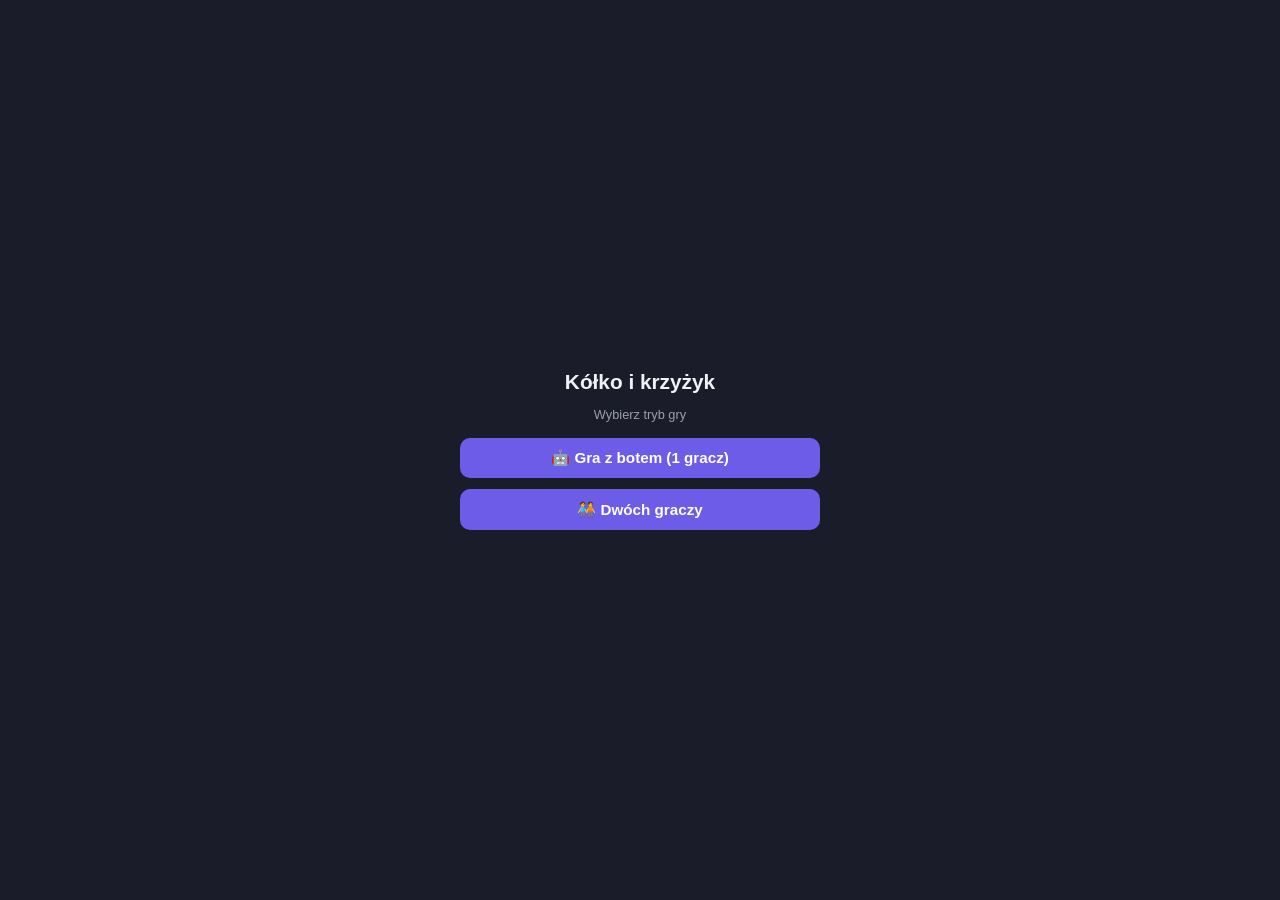
<file: games/tic-tac-toe/index.html>
<!DOCTYPE html>
<html lang="pl">
<head>
<meta charset="UTF-8">
<meta name="viewport" content="width=device-width, initial-scale=1.0, maximum-scale=1.0, user-scalable=no">
<title>Kółko i krzyżyk</title>
<style>
  * { box-sizing: border-box; -webkit-tap-highlight-color: transparent; }
  html, body { margin: 0; height: 100%; font-family: -apple-system, "Segoe UI", Roboto, sans-serif; overscroll-behavior: none; }
  body { display: flex; flex-direction: column; align-items: center; justify-content: center; background: #1a1d29; color: #f0f0f5; padding: 1rem; gap: 1.2rem; }

  h1 { margin: 0; font-size: 1.3rem; text-align: center; }

  .screen { display: none; flex-direction: column; align-items: center; gap: 1rem; width: 100%; max-width: 360px; }
  .screen.is-active { display: flex; }

  .btn { display: inline-flex; align-items: center; justify-content: center; gap: 0.4rem; padding: 0.7rem 1.3rem; border-radius: 10px; border: none; font-size: 0.95rem; font-weight: 600; cursor: pointer; background: #6c5ce7; color: #fff; width: 100%; }
  .btn:active { transform: scale(0.98); }
  .btn--ghost { background: transparent; border: 1px solid #2a2e3f; color: #f0f0f5; }
  .btn-row { display: flex; flex-direction: column; gap: 0.7rem; width: 100%; }

  .mode-hint { color: #9a9db0; font-size: 0.8rem; text-align: center; margin: -0.4rem 0 0; }

  #status { font-size: 1rem; font-weight: 600; text-align: center; min-height: 1.4em; }
  #status .mark-x { color: #6c5ce7; }
  #status .mark-o { color: #e84393; }

  #board { display: grid; grid-template-columns: repeat(3, 1fr); gap: 0.5rem; width: 100%; max-width: 300px; aspect-ratio: 1; }
  .cell { background: #232838; border: none; border-radius: 10px; font-size: 2.6rem; font-weight: 700; display: flex; align-items: center; justify-content: center; cursor: pointer; color: #f0f0f5; line-height: 1; padding: 0; transition: background 0.15s ease; }
  .cell:not(:disabled):hover { background: #2a2e3f; }
  .cell:disabled { cursor: default; }
  .cell.mark-x { color: #6c5ce7; }
  .cell.mark-o { color: #e84393; }
  .cell.is-win { background: rgba(46, 204, 113, 0.22); }

  .below-board { display: flex; flex-direction: column; gap: 0.6rem; width: 100%; max-width: 300px; }
</style>
</head>
<body>

<h1>Kółko i krzyżyk</h1>

<section id="screen-mode" class="screen is-active">
  <p class="mode-hint">Wybierz tryb gry</p>
  <div class="btn-row">
    <button type="button" class="btn" id="mode-bot">🤖 Gra z botem (1 gracz)</button>
    <button type="button" class="btn" id="mode-two">🧑‍🤝‍🧑 Dwóch graczy</button>
  </div>
</section>

<section id="screen-game" class="screen">
  <p id="status"></p>
  <div id="board"></div>
  <div class="below-board">
    <button type="button" class="btn btn--ghost" id="restart-btn">Nowa gra</button>
    <button type="button" class="btn btn--ghost" id="change-mode-btn">← Zmień tryb</button>
  </div>
</section>

<script>
(function () {
  var WIN_LINES = [
    [0,1,2], [3,4,5], [6,7,8],
    [0,3,6], [1,4,7], [2,5,8],
    [0,4,8], [2,4,6],
  ];

  var screenMode = document.getElementById('screen-mode');
  var screenGame = document.getElementById('screen-game');
  var boardEl = document.getElementById('board');
  var statusEl = document.getElementById('status');
  var restartBtn = document.getElementById('restart-btn');
  var changeModeBtn = document.getElementById('change-mode-btn');

  var mode = null; // 'bot' | 'two'
  var board = [];
  var current = 'X';
  var over = false;
  var cells = [];

  function markLabel(mark) {
    return '<span class="mark-' + mark.toLowerCase() + '">' + (mark === 'X' ? '✕' : '◯') + '</span>';
  }

  function buildBoard() {
    boardEl.innerHTML = '';
    cells = [];
    for (var i = 0; i < 9; i++) {
      var btn = document.createElement('button');
      btn.type = 'button';
      btn.className = 'cell';
      btn.dataset.index = i;
      btn.addEventListener('click', onCellClick);
      boardEl.appendChild(btn);
      cells.push(btn);
    }
  }

  function checkResult(b) {
    for (var i = 0; i < WIN_LINES.length; i++) {
      var line = WIN_LINES[i];
      var a = b[line[0]], c = b[line[1]], d = b[line[2]];
      if (a && a === c && a === d) return { winner: a, line: line };
    }
    if (b.every(function (v) { return v; })) return { winner: 'draw', line: null };
    return null;
  }

  function updateStatus() {
    if (over) return;
    if (mode === 'bot') {
      statusEl.innerHTML = current === 'X' ? 'Twoja kolej — ' + markLabel('X') : 'Bot myśli' + markLabel('O') + '…';
    } else {
      statusEl.innerHTML = 'Teraz gra: ' + markLabel(current);
    }
  }

  function endGame(result) {
    over = true;
    cells.forEach(function (btn) { btn.disabled = true; });
    if (result.winner === 'draw') {
      statusEl.textContent = 'Remis!';
    } else if (mode === 'bot') {
      statusEl.innerHTML = result.winner === 'X' ? 'Wygrałeś! 🎉' : 'Bot wygrywa. Spróbuj ponownie!';
    } else {
      statusEl.innerHTML = 'Wygrywa: ' + markLabel(result.winner) + ' 🎉';
    }
    if (result.line) {
      result.line.forEach(function (i) { cells[i].classList.add('is-win'); });
    }
  }

  function place(index, mark) {
    board[index] = mark;
    var btn = cells[index];
    btn.innerHTML = markLabel(mark);
    btn.classList.add('mark-' + mark.toLowerCase());
    btn.disabled = true;
  }

  function onCellClick(e) {
    if (over) return;
    if (mode === 'bot' && current !== 'X') return;
    var index = Number(e.currentTarget.dataset.index);
    if (board[index]) return;

    place(index, current);
    var result = checkResult(board);
    if (result) { endGame(result); return; }

    current = current === 'X' ? 'O' : 'X';
    updateStatus();

    if (mode === 'bot' && current === 'O') {
      setTimeout(botMove, 450);
    }
  }

  // ---------- Bot (minimax, unbeatable) ----------

  function emptyIndices(b) {
    var out = [];
    for (var i = 0; i < 9; i++) if (!b[i]) out.push(i);
    return out;
  }

  // Score-only recursion (no move tie-breaking here — the score of a state doesn't
  // depend on which of several equally-good moves gets picked).
  function minimaxScore(b, mark) {
    var result = checkResult(b);
    if (result) {
      if (result.winner === 'draw') return 0;
      return result.winner === 'O' ? 10 : -10;
    }
    var scores = emptyIndices(b).map(function (i) {
      b[i] = mark;
      var s = minimaxScore(b, mark === 'O' ? 'X' : 'O');
      b[i] = null;
      return s;
    });
    return mark === 'O' ? Math.max.apply(null, scores) : Math.min.apply(null, scores);
  }

  // Every move tied for the best score, so the bot doesn't always answer the same
  // board with the same move — it stays unbeatable but no longer plays every game
  // identically.
  function bestMoves(b, mark) {
    var scored = emptyIndices(b).map(function (i) {
      b[i] = mark;
      var s = minimaxScore(b, mark === 'O' ? 'X' : 'O');
      b[i] = null;
      return { i: i, s: s };
    });
    var bestScore = mark === 'O'
      ? Math.max.apply(null, scored.map(function (x) { return x.s; }))
      : Math.min.apply(null, scored.map(function (x) { return x.s; }));
    return scored.filter(function (x) { return x.s === bestScore; }).map(function (x) { return x.i; });
  }

  function botMove() {
    if (over) return;
    var moves = emptyIndices(board);
    var choice;
    if (moves.length === 9) {
      // First move of the game — pick a strong opening at random to avoid always the same reply.
      var openings = [0, 2, 4, 6, 8];
      choice = openings[Math.floor(Math.random() * openings.length)];
    } else {
      var candidates = bestMoves(board.slice(), 'O');
      choice = candidates[Math.floor(Math.random() * candidates.length)];
    }
    place(choice, 'O');
    var result = checkResult(board);
    if (result) { endGame(result); return; }
    current = 'X';
    updateStatus();
  }

  // ---------- Screens ----------

  function startGame(selectedMode) {
    mode = selectedMode;
    board = new Array(9).fill(null);
    current = 'X';
    over = false;
    buildBoard();
    updateStatus();
    screenMode.classList.remove('is-active');
    screenGame.classList.add('is-active');
  }

  document.getElementById('mode-bot').addEventListener('click', function () { startGame('bot'); });
  document.getElementById('mode-two').addEventListener('click', function () { startGame('two'); });
  restartBtn.addEventListener('click', function () { startGame(mode); });
  changeModeBtn.addEventListener('click', function () {
    screenGame.classList.remove('is-active');
    screenMode.classList.add('is-active');
  });
})();
</script>
</body>
</html>
</file>
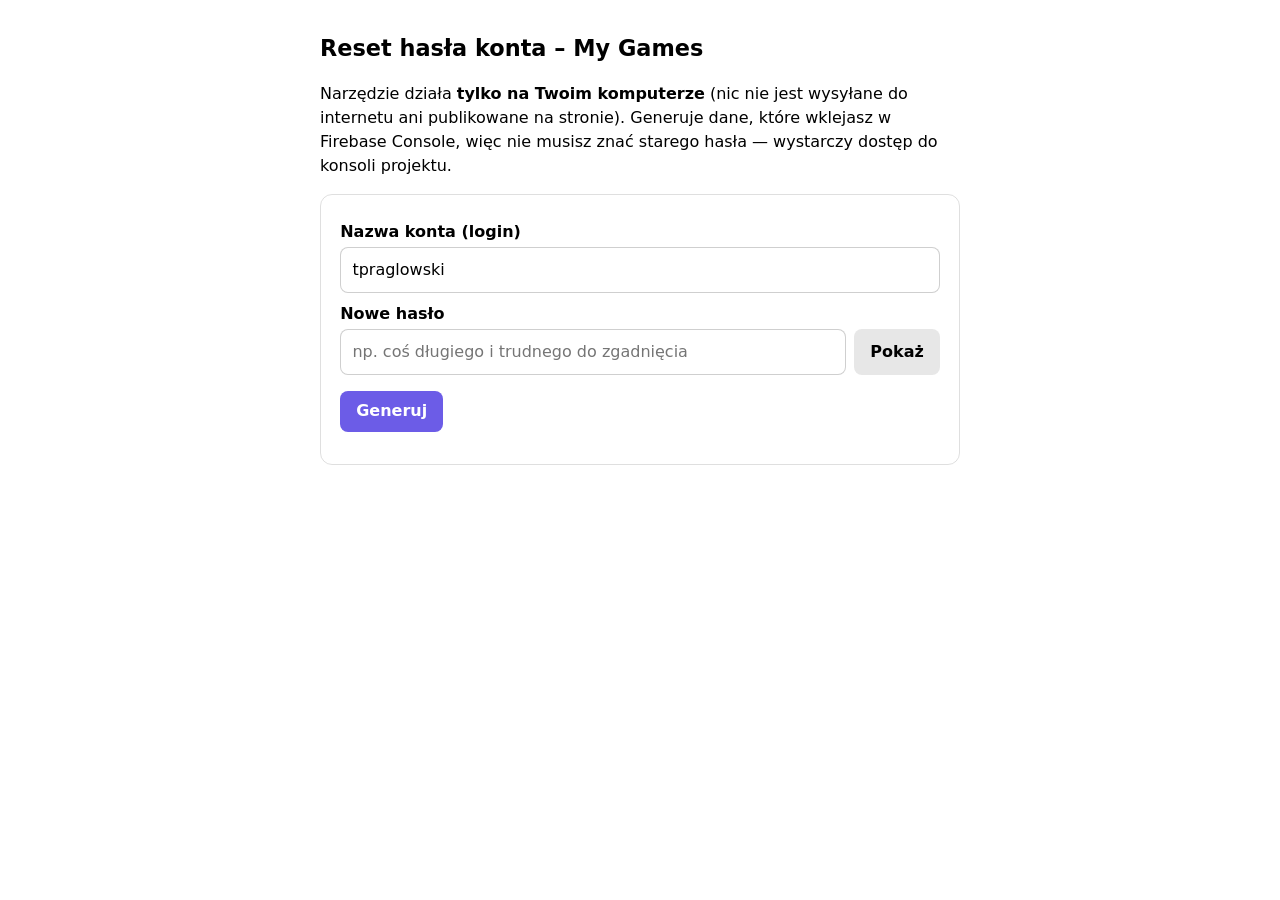
<file: tools/reset-password.html>
<!doctype html>
<html lang="pl">
<head>
<meta charset="utf-8">
<meta name="viewport" content="width=device-width, initial-scale=1">
<title>Reset hasła – My Games (narzędzie lokalne)</title>
<style>
  :root { color-scheme: light dark; }
  body { font-family: system-ui, "Segoe UI", sans-serif; max-width: 640px; margin: 2rem auto; padding: 0 1rem; line-height: 1.5; }
  h1 { font-size: 1.4rem; }
  .card { border: 1px solid #8884; border-radius: 12px; padding: 1rem 1.2rem; margin: 1rem 0; }
  label { display: block; font-weight: 600; margin: 0.6rem 0 0.2rem; }
  input[type=text], input[type=password] { width: 100%; box-sizing: border-box; padding: 0.6rem 0.7rem; border-radius: 8px; border: 1px solid #8886; font: inherit; }
  .row { display: flex; gap: 0.5rem; }
  .row input { flex: 1; min-width: 0; }
  button { padding: 0.55rem 1rem; border-radius: 8px; border: 0; background: #6c5ce7; color: #fff; font: inherit; font-weight: 600; cursor: pointer; }
  button.ghost { background: #8883; color: inherit; }
  code { font-family: ui-monospace, Consolas, monospace; font-size: 0.85rem; word-break: break-all; }
  .warn { color: #d35400; font-size: 0.9rem; }
  ol li { margin: 0.3rem 0; }
  #out { display: none; }
</style>
</head>
<body>
<h1>Reset hasła konta – My Games</h1>
<p>Narzędzie działa <b>tylko na Twoim komputerze</b> (nic nie jest wysyłane do internetu ani publikowane na stronie). Generuje dane, które wklejasz w Firebase Console, więc nie musisz znać starego hasła — wystarczy dostęp do konsoli projektu.</p>

<div class="card">
  <label for="acc">Nazwa konta (login)</label>
  <input id="acc" type="text" autocomplete="off" value="tpraglowski">
  <label for="pw">Nowe hasło</label>
  <div class="row">
    <input id="pw" type="password" autocomplete="off" placeholder="np. coś długiego i trudnego do zgadnięcia">
    <button class="ghost" id="toggle" type="button">Pokaż</button>
  </div>
  <p class="warn" id="weak" hidden>Krótkie hasło jest łatwe do zgadnięcia — warto mieć co najmniej 10 znaków.</p>
  <p><button id="go" type="button">Generuj</button></p>
</div>

<div class="card" id="out">
  <p><a id="fb" href="https://console.firebase.google.com/project/my-games-scratch/firestore/databases/-default-/data/~2Faccounts~2Ftpraglowski" target="_blank" rel="noopener">➜ Otwórz w Firebase Console dokument tego konta</a><br>
  (Firestore Database → kolekcja <code>accounts</code> → dokument z nazwą konta małymi literami). Ustaw w nim pola typu <i>string</i>:</p>
  <label>passwordSalt</label>
  <div class="row"><input id="salt" type="text" readonly><button class="ghost" data-copy="salt" type="button">Kopiuj</button></div>
  <label>passwordHash</label>
  <div class="row"><input id="hash" type="text" readonly><button class="ghost" data-copy="hash" type="button">Kopiuj</button></div>
  <ol>
    <li>Wklej obie wartości (nie zmieniaj innych pól dokumentu) i zapisz.</li>
    <li>Zaloguj się na stronie nowym hasłem.</li>
    <li>Wartości są jednorazowe: przy następnym „Generuj” powstanie nowa sól, a stare dane przestaną pasować.</li>
  </ol>
</div>

<script>
// Same scheme as auth.js on the site: PBKDF2-SHA256, 120000 iterations, 256 bits, 16-byte random salt (hex).
function toHex(bytes) { return Array.from(bytes).map(function (b) { return b.toString(16).padStart(2, '0'); }).join(''); }
function fromHex(hex) { var a = new Uint8Array(hex.length / 2); for (var i = 0; i < a.length; i++) a[i] = parseInt(hex.substr(i * 2, 2), 16); return a; }
async function derive(password, saltHex) {
  var salt = saltHex ? fromHex(saltHex) : crypto.getRandomValues(new Uint8Array(16));
  var key = await crypto.subtle.importKey('raw', new TextEncoder().encode(password), { name: 'PBKDF2' }, false, ['deriveBits']);
  var bits = await crypto.subtle.deriveBits({ name: 'PBKDF2', salt: salt, iterations: 120000, hash: 'SHA-256' }, key, 256);
  return { hash: toHex(new Uint8Array(bits)), salt: toHex(salt) };
}
var pw = document.getElementById('pw');
var acc = document.getElementById('acc'), fb = document.getElementById('fb');
function updateLink() {
  var name = (acc.value || '').trim().toLowerCase();
  fb.href = 'https://console.firebase.google.com/project/my-games-scratch/firestore/databases/-default-/data/~2Faccounts' + (name ? '~2F' + encodeURIComponent(name) : '');
}
acc.addEventListener('input', updateLink);
updateLink();
pw.addEventListener('input', function () { document.getElementById('weak').hidden = pw.value.length === 0 || pw.value.length >= 10; });
document.getElementById('toggle').addEventListener('click', function () {
  var show = pw.type === 'password'; pw.type = show ? 'text' : 'password'; this.textContent = show ? 'Ukryj' : 'Pokaż';
});
document.getElementById('go').addEventListener('click', async function () {
  if (!pw.value) { pw.focus(); return; }
  var r = await derive(pw.value);
  document.getElementById('salt').value = r.salt;
  document.getElementById('hash').value = r.hash;
  document.getElementById('out').style.display = 'block';
});
document.querySelectorAll('[data-copy]').forEach(function (btn) {
  btn.addEventListener('click', async function () {
    var input = document.getElementById(btn.dataset.copy);
    try { await navigator.clipboard.writeText(input.value); } catch (e) { input.select(); document.execCommand('copy'); }
    var old = btn.textContent; btn.textContent = 'Skopiowano ✔'; setTimeout(function () { btn.textContent = old; }, 1200);
  });
});
</script>
</body>
</html>
</file>
